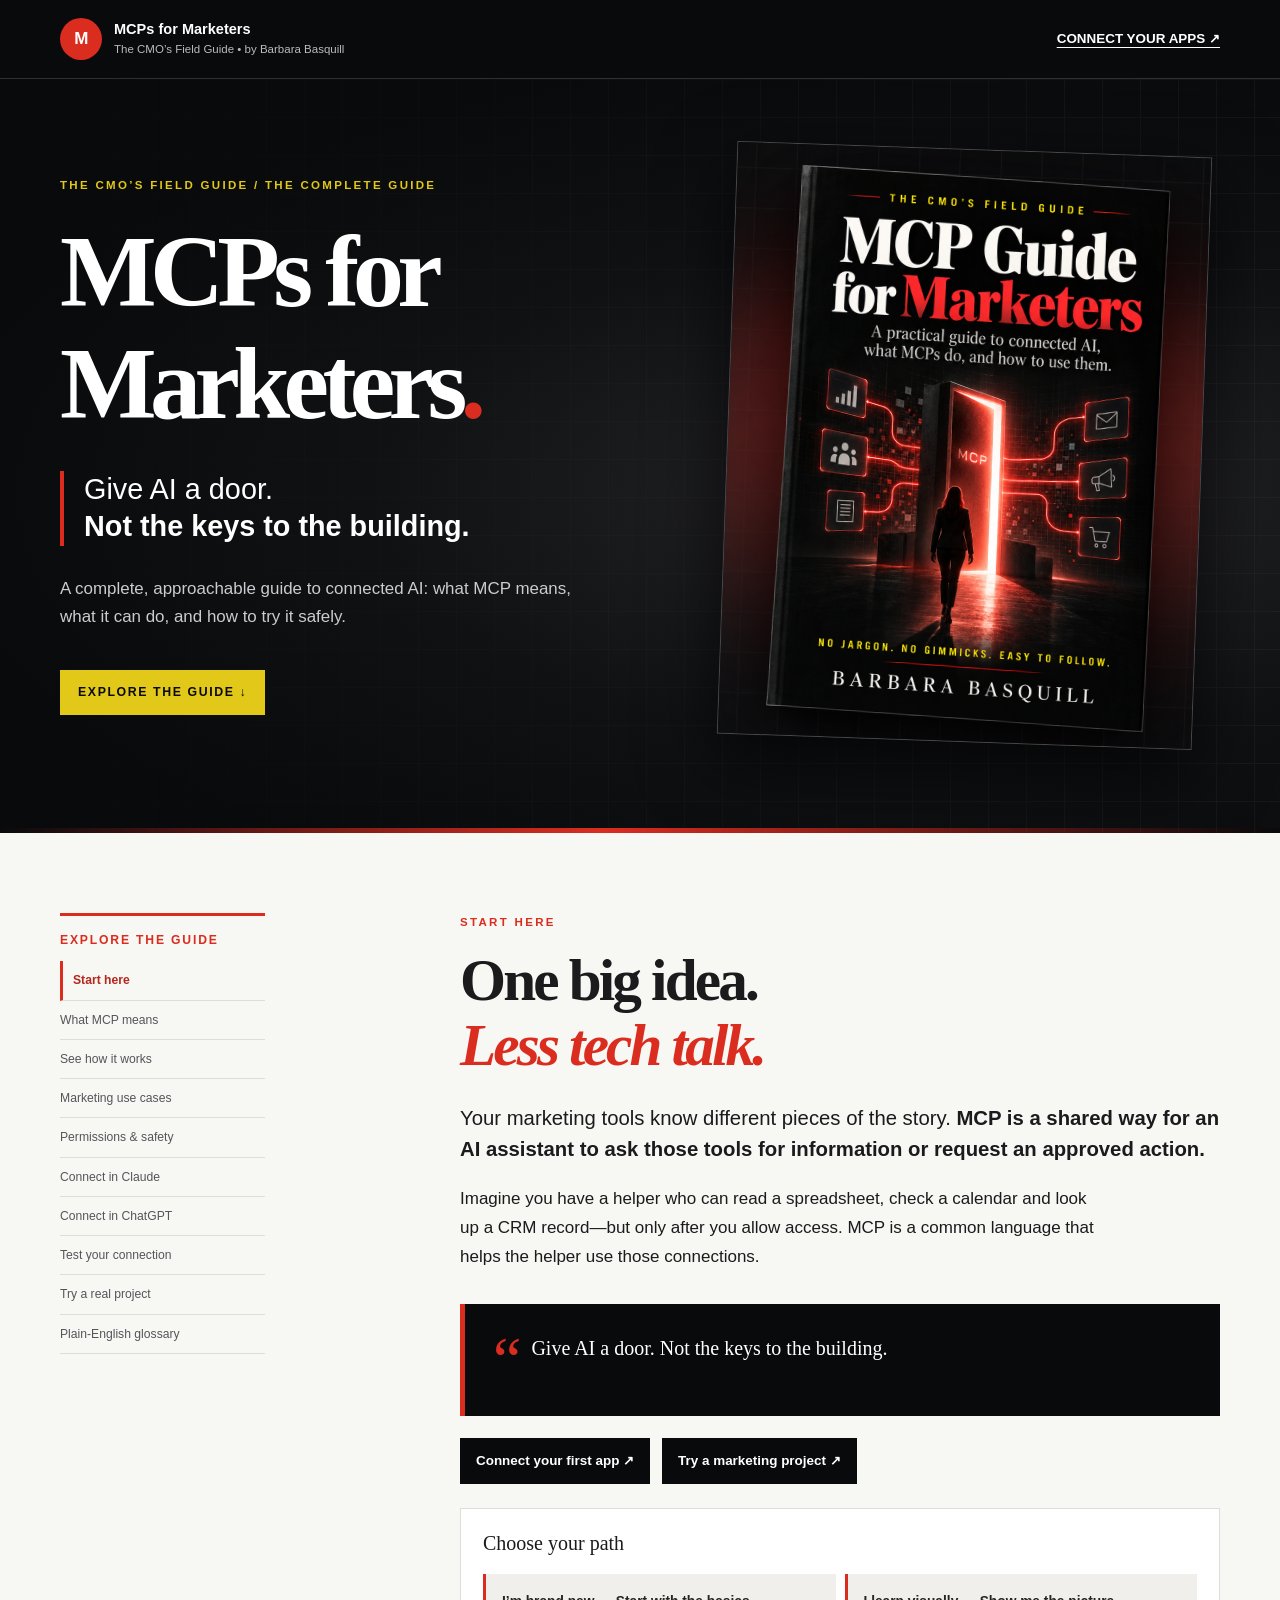
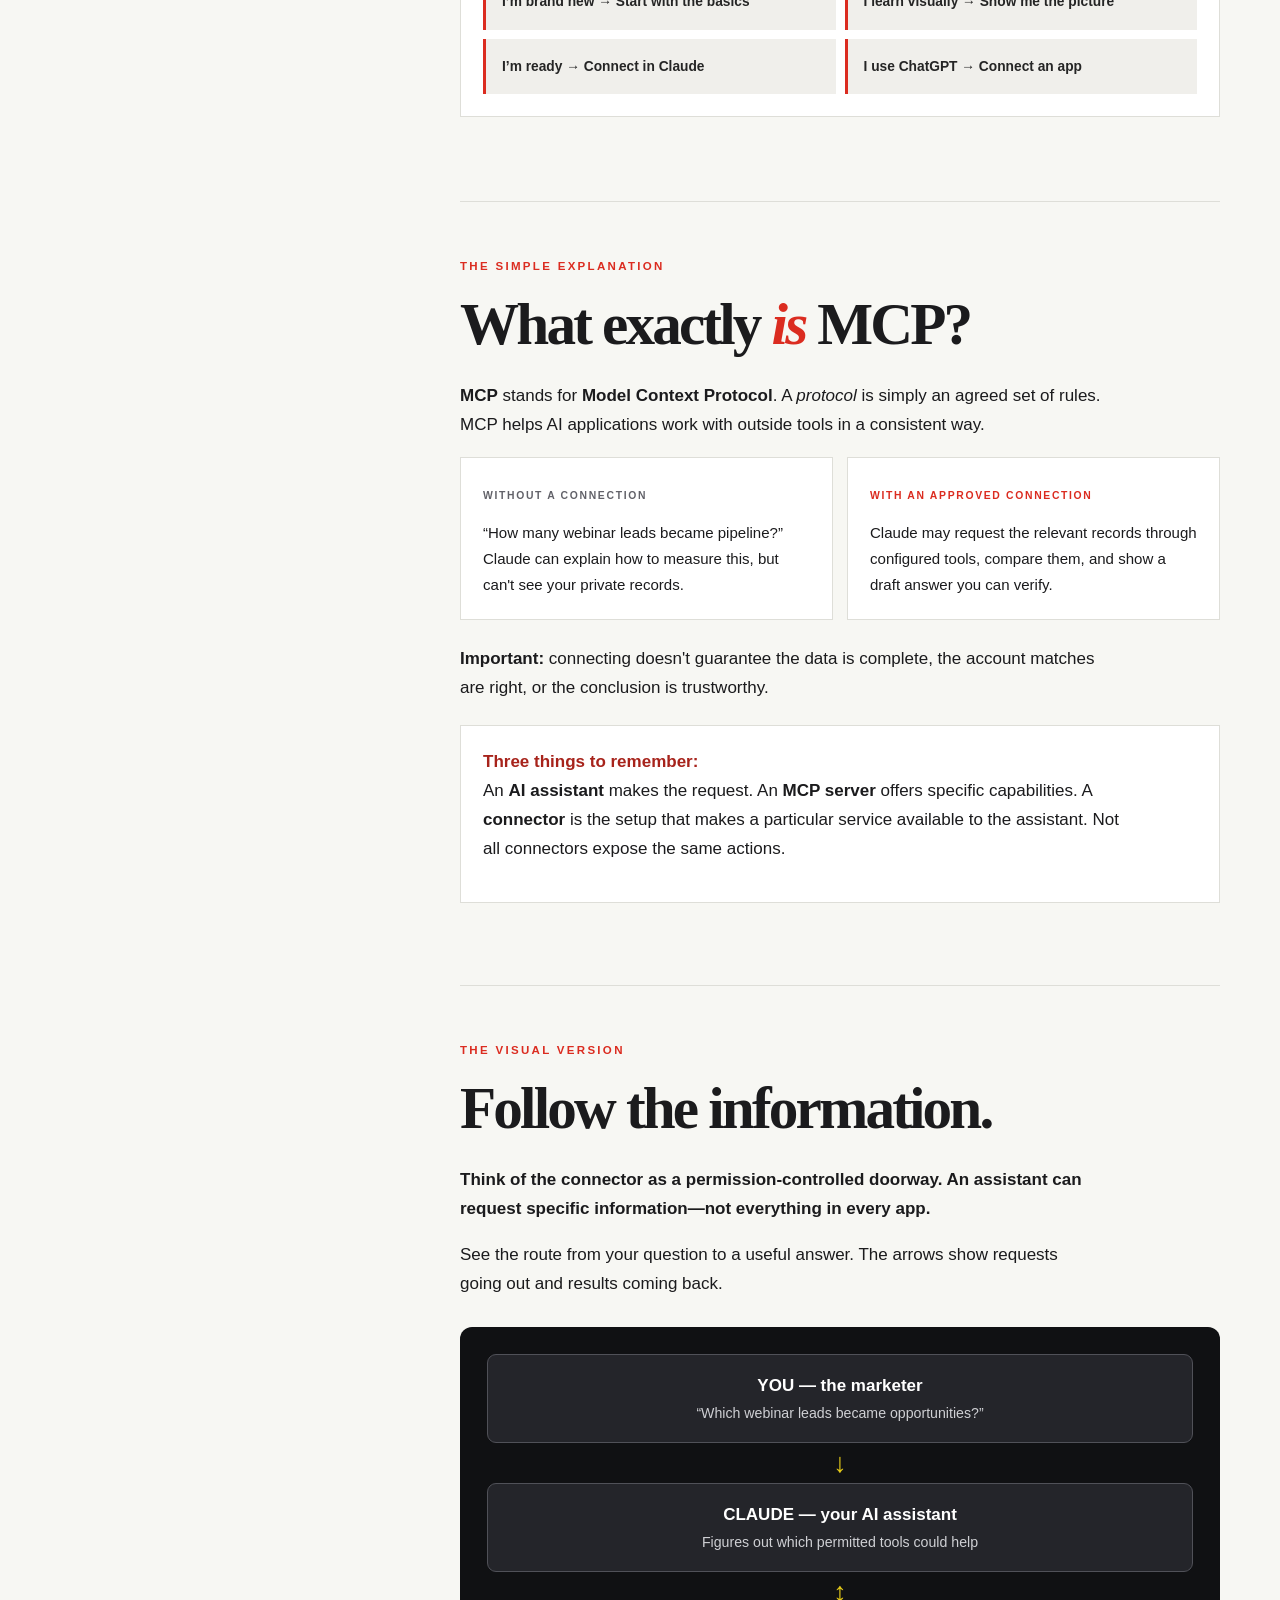
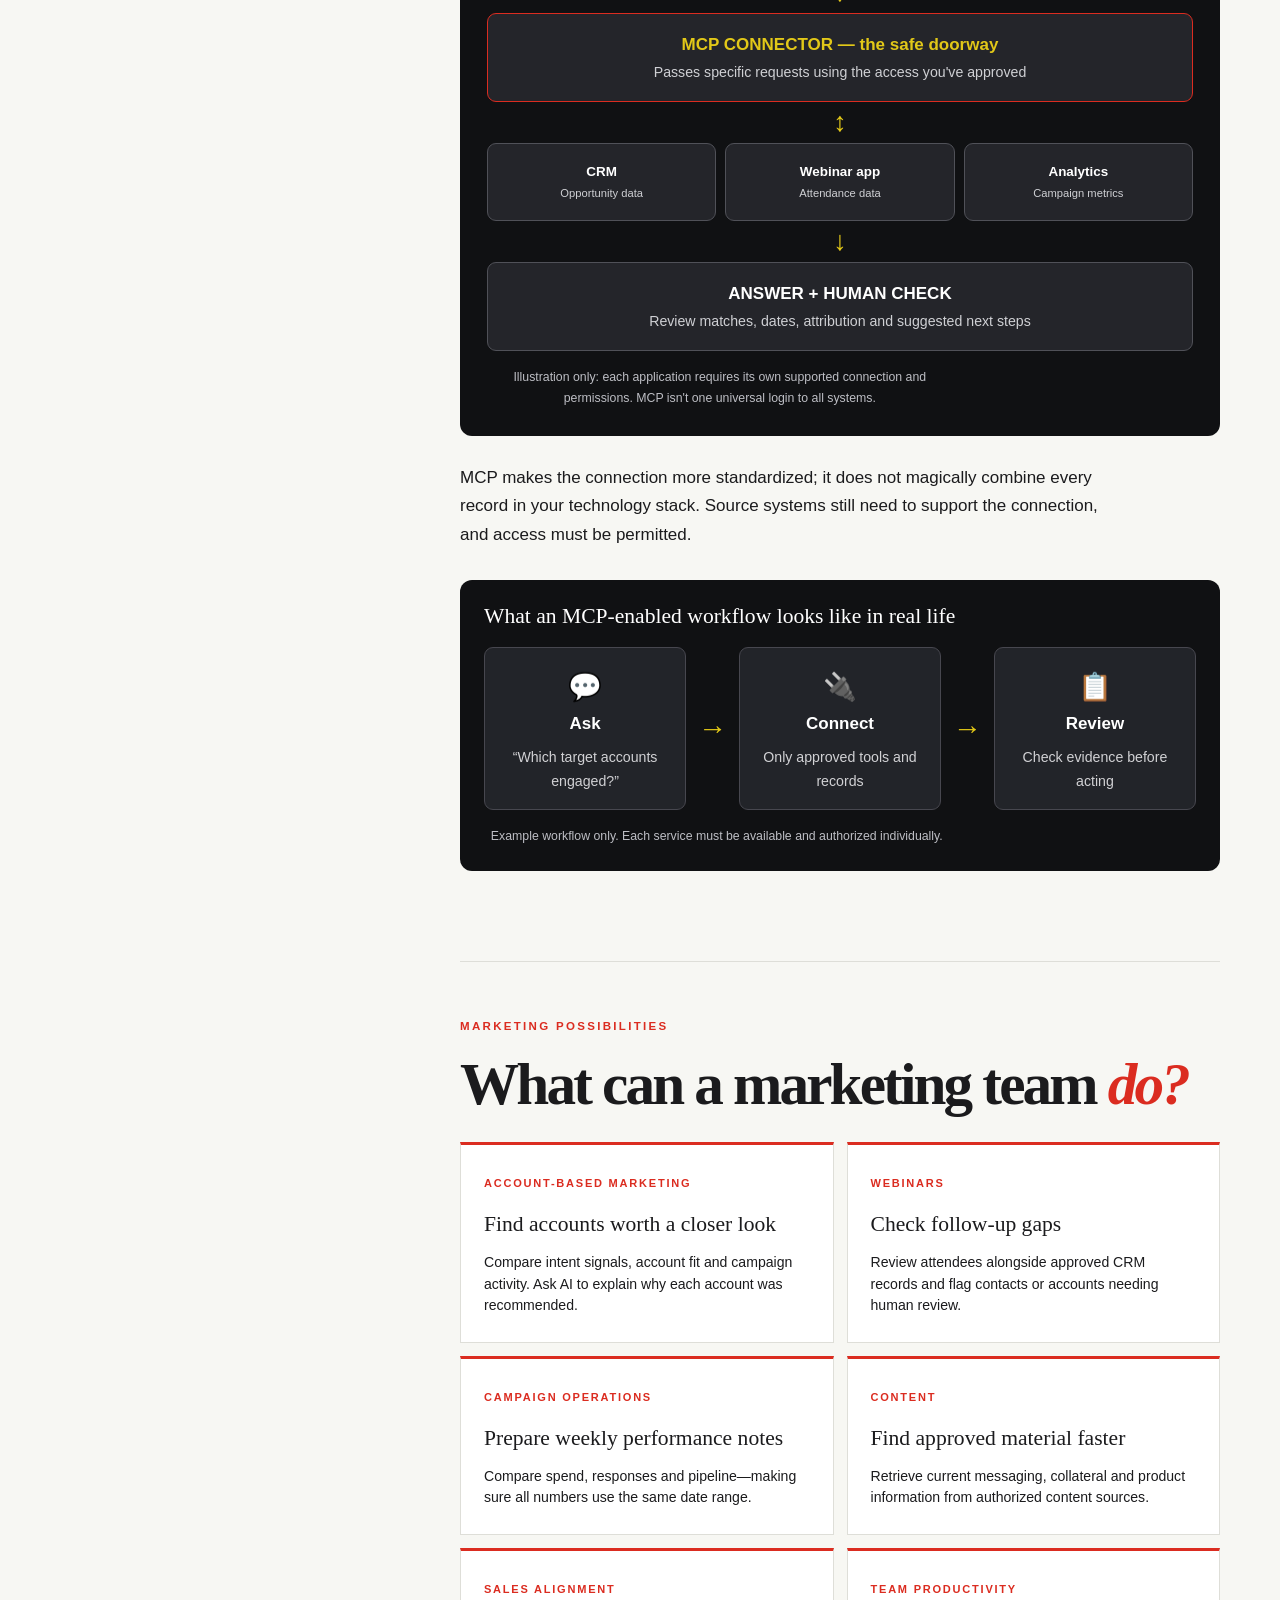
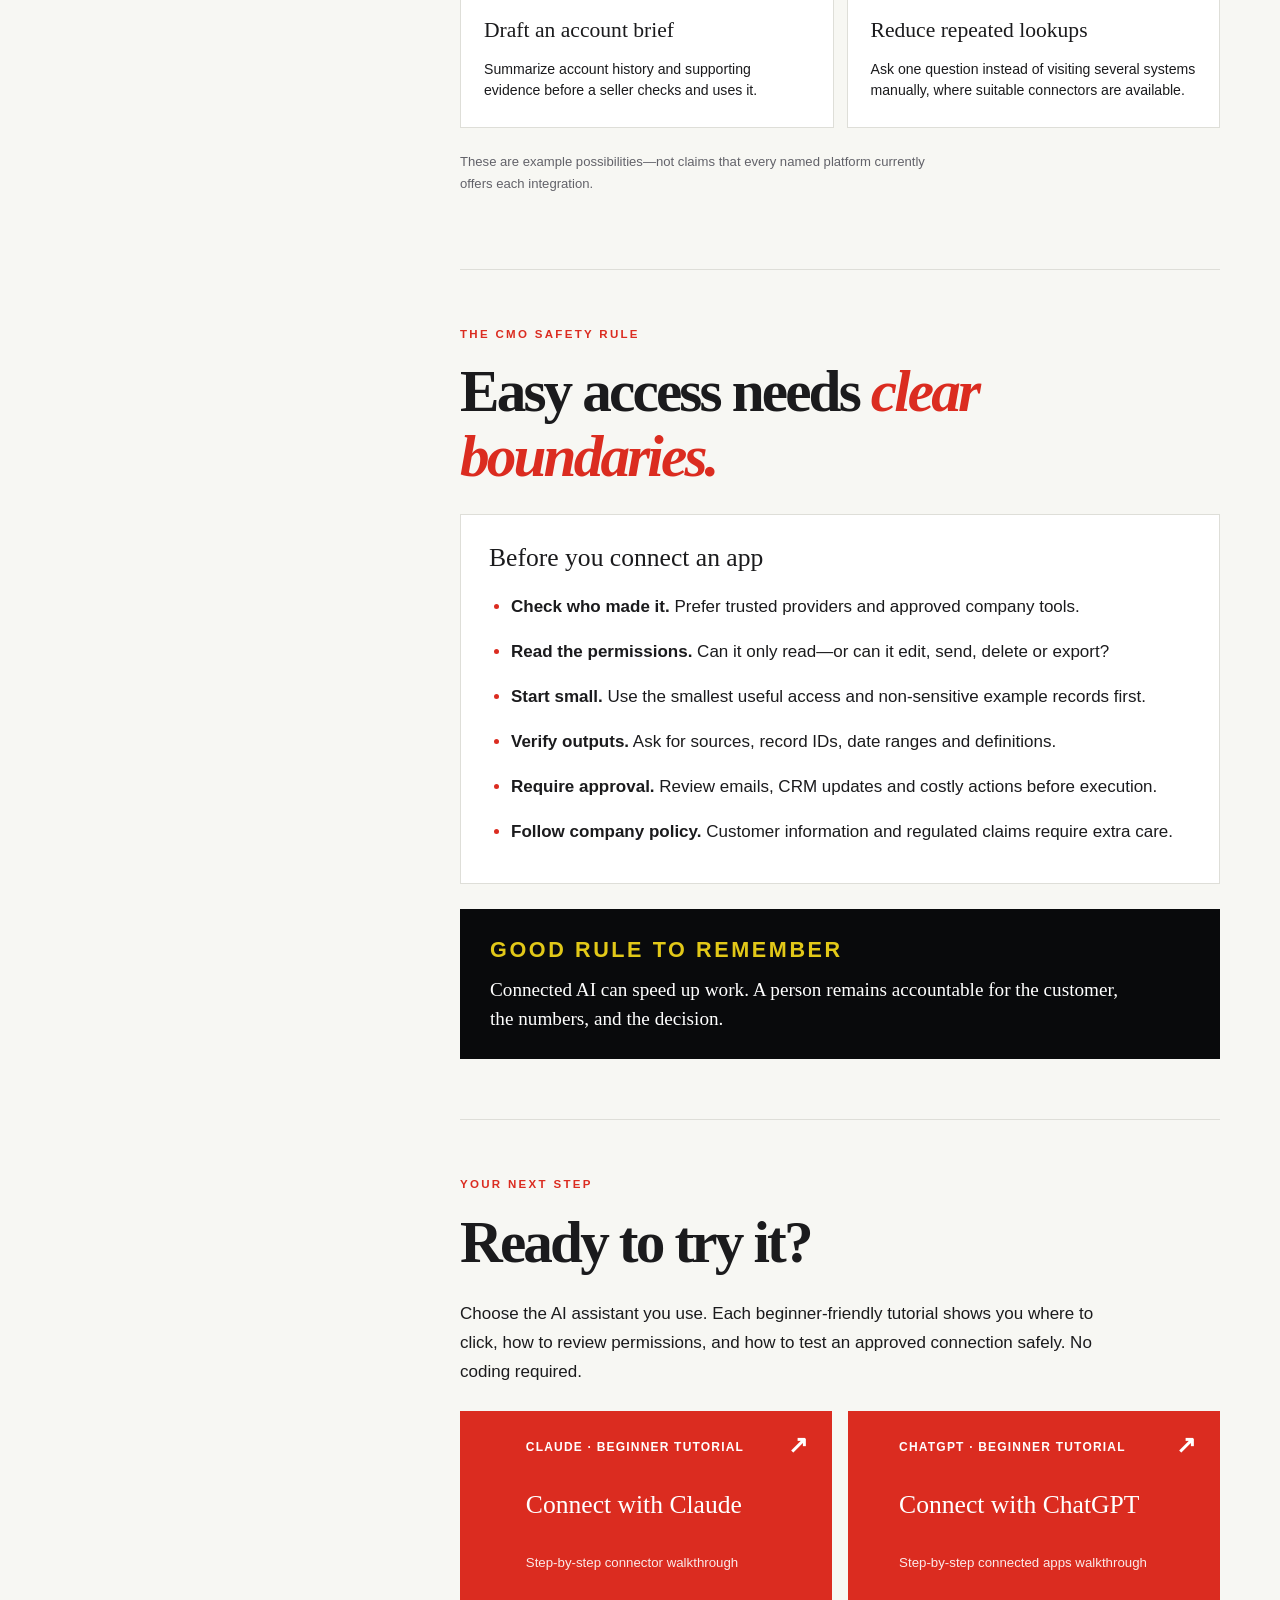
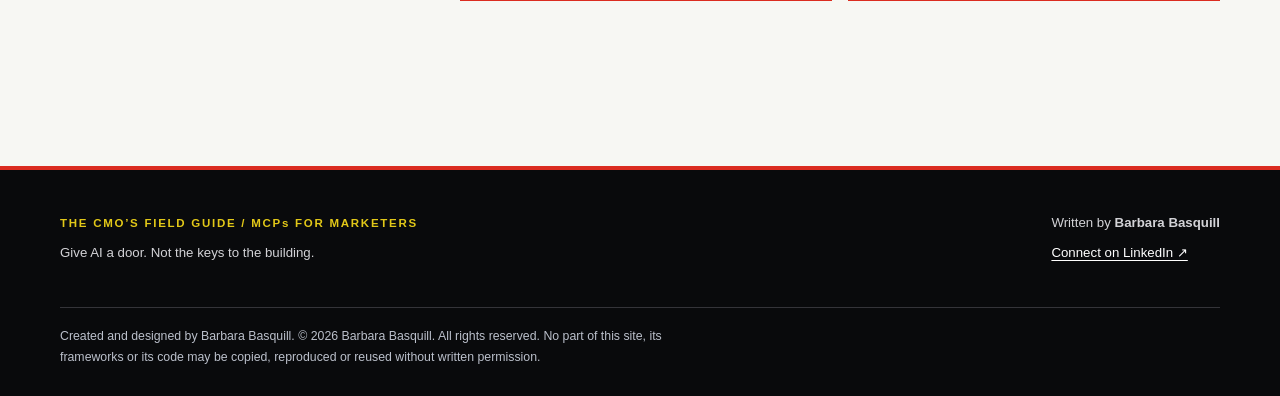
<file: index.html>
<!DOCTYPE html>
<html lang="en"><head><meta charset="utf-8"/><meta content="width=device-width,initial-scale=1" name="viewport"/><meta content="#090a0c" name="theme-color"/><meta content="A complete, plain-English MCP guide for CMOs and marketers: see how connectors work, connect Claude safely, and try practical marketing projects." name="description"/><title>The Complete CMO Field Guide | MCPs for Marketers</title><link href="styles.css" rel="stylesheet"/>
<style>
/* Keep the two tutorial choices aligned without changing global styles. */
.connect-choice-grid .cta{position:relative;display:grid;grid-template-rows:auto 1fr auto;align-items:start;gap:12px;min-height:190px;padding:28px 52px 28px 30px;box-sizing:border-box}
.connect-choice-grid .cta>span:first-child{font-size:.75rem;font-weight:800;letter-spacing:.1em;line-height:1.4}
.connect-choice-grid .cta strong{align-self:center;font-family:Georgia,"Times New Roman",serif;font-size:clamp(1.35rem,2vw,1.65rem);line-height:1.2}
.connect-choice-grid .cta small{align-self:end;line-height:1.4}
.connect-choice-grid .cta .choice-arrow{position:absolute;top:22px;right:24px;font-size:1.5rem;line-height:1;letter-spacing:0}
</style></head><body><a class="skip-link" href="#article">Skip to the guide</a><header class="site-header"><div class="shell header-inner"><a class="brand" href="index.html"><span aria-hidden="true" class="brand-mark">M</span><span><strong>MCPs for Marketers</strong><small>The CMO’s Field Guide • by Barbara Basquill</small></span></a><a class="header-link" href="connect.html">CONNECT YOUR APPS ↗</a></div></header><section class="hero"><div class="shell hero-grid"><div class="hero-copy"><p class="eyebrow">THE CMO’S FIELD GUIDE / THE COMPLETE GUIDE</p><h1>MCPs for<br/><em>Marketers<span class="red">.</span></em></h1><p class="hero-deck">Give AI a door.<br/><strong>Not the keys to the building.</strong></p><p class="hero-sub">A complete, approachable guide to connected AI: what MCP means, what it can do, and how to try it safely.</p><a class="hero-button" href="#article">EXPLORE THE GUIDE ↓</a></div><div aria-hidden="false" class="hero-art homepage-book-art"><img alt="MCP Guide for Marketers book cover, by Barbara Basquill, depicting connected business tools through an illuminated MCP doorway" src="assets/mcp-guide-cover.png"/></div></div><div class="hero-rule"></div></section><main class="shell article-shell" id="article"><aside aria-label="Guide navigation" class="contents"><p>EXPLORE THE GUIDE</p><a aria-current="page" href="index.html">Start here</a><a href="index.html#what">What MCP means</a><a href="index.html#diagram">See how it works</a><a href="index.html#examples">Marketing use cases</a><a href="index.html#safety">Permissions &amp; safety</a><a href="connect-claude.html">Connect in Claude</a><a href="connect-chatgpt.html">Connect in ChatGPT</a><a href="connect-claude.html#test">Test your connection</a><a href="starter-project.html">Try a real project</a><a href="starter-project.html#glossary">Plain-English glossary</a></aside><article class="story"><section class="story-section intro"><p class="section-kicker">START HERE</p><h2>One big idea.<br/><em>Less tech talk.</em></h2><p class="lead">Your marketing tools know different pieces of the story. <strong>MCP is a shared way for an AI assistant to ask those tools for information or request an approved action.</strong></p><p>Imagine you have a helper who can read a spreadsheet, check a calendar and look up a CRM record—but only after you allow access. MCP is a common language that helps the helper use those connections.</p><div class="pullquote"><span>“</span><p>Give AI a door. Not the keys to the building.</p></div><div class="page-links"><a href="connect-claude.html">Connect your first app ↗</a><a href="starter-project.html">Try a marketing project ↗</a></div><div class="quick-map"><strong>Choose your path</strong><div class="quick-cards"><a href="index.html#what">I’m brand new → Start with the basics</a><a href="index.html#diagram">I learn visually → Show me the picture</a><a href="connect-claude.html">I’m ready → Connect in Claude</a><a href="connect-chatgpt.html">I use ChatGPT → Connect an app</a></div></div></section>
<section class="story-section" id="what"><p class="section-kicker">THE SIMPLE EXPLANATION</p><h2>What exactly <em>is</em> MCP?</h2><p><strong>MCP</strong> stands for <strong>Model Context Protocol</strong>. A <em>protocol</em> is simply an agreed set of rules. MCP helps AI applications work with outside tools in a consistent way.</p><div class="compare"><div><span class="tag">WITHOUT A CONNECTION</span><p>“How many webinar leads became pipeline?” Claude can explain how to measure this, but can't see your private records.</p></div><div><span class="tag tag-red">WITH AN APPROVED CONNECTION</span><p>Claude may request the relevant records through configured tools, compare them, and show a draft answer you can verify.</p></div></div><p><strong>Important:</strong> connecting doesn't guarantee the data is complete, the account matches are right, or the conclusion is trustworthy.</p><div class="callout"><strong>Three things to remember:</strong><p>An <b>AI assistant</b> makes the request. An <b>MCP server</b> offers specific capabilities. A <b>connector</b> is the setup that makes a particular service available to the assistant. Not all connectors expose the same actions.</p></div></section>
<section class="story-section" id="diagram"><p class="section-kicker">THE VISUAL VERSION</p><h2>Follow the information.</h2><p class="diagram-explainer">Think of the connector as a permission-controlled doorway. An assistant can request specific information—not everything in every app.</p><p>See the route from your question to a useful answer. The arrows show requests going out and results coming back.</p><figure aria-label="A marketer asks Claude a question. Claude uses an enabled MCP connector to request approved information from separate business apps. The apps return results. Claude prepares an answer, and the marketer checks it." class="flowchart" role="img"><div class="flow-step"><b>YOU — the marketer</b><small>“Which webinar leads became opportunities?”</small></div><div class="flow-arrow">↓</div><div class="flow-step"><b>CLAUDE — your AI assistant</b><small>Figures out which permitted tools could help</small></div><div class="flow-arrow">↕</div><div class="flow-step" style="border-color:#db2c20"><b style="color:#e2c818">MCP CONNECTOR — the safe doorway</b><small>Passes specific requests using the access you've approved</small></div><div class="flow-arrow">↕</div><div class="flow-systems"><div class="flow-step"><b>CRM</b><small>Opportunity data</small></div><div class="flow-step"><b>Webinar app</b><small>Attendance data</small></div><div class="flow-step"><b>Analytics</b><small>Campaign metrics</small></div></div><div class="flow-arrow">↓</div><div class="flow-step"><b>ANSWER + HUMAN CHECK</b><small>Review matches, dates, attribution and suggested next steps</small></div><p class="flow-caption">Illustration only: each application requires its own supported connection and permissions. MCP isn't one universal login to all systems.</p></figure><p>MCP makes the connection more standardized; it does not magically combine every record in your technology stack. Source systems still need to support the connection, and access must be permitted.</p><figure class="mini-diagram"><figcaption>What an MCP-enabled workflow looks like in real life</figcaption><div class="diagram-track"><div class="diagram-node"><span class="node-icon">💬</span><strong>Ask</strong><small>“Which target accounts engaged?”</small></div><span class="diagram-link">→</span><div class="diagram-node"><span class="node-icon">🔌</span><strong>Connect</strong><small>Only approved tools and records</small></div><span class="diagram-link">→</span><div class="diagram-node"><span class="node-icon">📋</span><strong>Review</strong><small>Check evidence before acting</small></div></div><p class="flow-caption">Example workflow only. Each service must be available and authorized individually.</p></figure></section>
<section class="story-section" id="examples"><p class="section-kicker">MARKETING POSSIBILITIES</p><h2>What can a marketing team <em>do?</em></h2><div class="use-cases"><div class="use-case"><span>ACCOUNT-BASED MARKETING</span><h3>Find accounts worth a closer look</h3><p>Compare intent signals, account fit and campaign activity. Ask AI to explain why each account was recommended.</p></div><div class="use-case"><span>WEBINARS</span><h3>Check follow-up gaps</h3><p>Review attendees alongside approved CRM records and flag contacts or accounts needing human review.</p></div><div class="use-case"><span>CAMPAIGN OPERATIONS</span><h3>Prepare weekly performance notes</h3><p>Compare spend, responses and pipeline—making sure all numbers use the same date range.</p></div><div class="use-case"><span>CONTENT</span><h3>Find approved material faster</h3><p>Retrieve current messaging, collateral and product information from authorized content sources.</p></div><div class="use-case"><span>SALES ALIGNMENT</span><h3>Draft an account brief</h3><p>Summarize account history and supporting evidence before a seller checks and uses it.</p></div><div class="use-case"><span>TEAM PRODUCTIVITY</span><h3>Reduce repeated lookups</h3><p>Ask one question instead of visiting several systems manually, where suitable connectors are available.</p></div></div><p class="fine-print">These are example possibilities—not claims that every named platform currently offers each integration.</p></section>
<section class="story-section" id="safety"><p class="section-kicker">THE CMO SAFETY RULE</p><h2>Easy access needs <em>clear boundaries.</em></h2><div class="checklist"><h3>Before you connect an app</h3><ul><li><strong>Check who made it.</strong> Prefer trusted providers and approved company tools.</li><li><strong>Read the permissions.</strong> Can it only read—or can it edit, send, delete or export?</li><li><strong>Start small.</strong> Use the smallest useful access and non-sensitive example records first.</li><li><strong>Verify outputs.</strong> Ask for sources, record IDs, date ranges and definitions.</li><li><strong>Require approval.</strong> Review emails, CRM updates and costly actions before execution.</li><li><strong>Follow company policy.</strong> Customer information and regulated claims require extra care.</li></ul></div><div class="rule"><span class="rule-heading">GOOD RULE TO REMEMBER</span><p>Connected AI can speed up work. A person remains accountable for the customer, the numbers, and the decision.</p></div></section>
<section class="story-section last"><p class="section-kicker">YOUR NEXT STEP</p><h2>Ready to try it?</h2><p>Choose the AI assistant you use. Each beginner-friendly tutorial shows you where to click, how to review permissions, and how to test an approved connection safely. No coding required.</p><div aria-label="Choose your connection tutorial" class="connect-choice-grid"><a class="cta" href="connect-claude.html"><span>CLAUDE · BEGINNER TUTORIAL</span><strong>Connect with Claude</strong><small>Step-by-step connector walkthrough</small><span class="choice-arrow" aria-hidden="true">↗</span></a><a class="cta" href="connect-chatgpt.html"><span>CHATGPT · BEGINNER TUTORIAL</span><strong>Connect with ChatGPT</strong><small>Step-by-step connected apps walkthrough</small><span class="choice-arrow" aria-hidden="true">↗</span></a></div></section></article></main><footer><div class="shell footer-inner"><div class="footer-project"><span>THE CMO’S FIELD GUIDE / MCPs FOR MARKETERS</span><p>Give AI a door. Not the keys to the building.</p></div><div class="footer-author"><p>Written by <strong>Barbara Basquill</strong></p><a href="https://www.linkedin.com/in/enterprisemarketing/" rel="noopener noreferrer" target="_blank">Connect on LinkedIn ↗</a></div></div><div class="shell footer-copyright"><p>Created and designed by Barbara Basquill. © 2026 Barbara Basquill. All rights reserved. No part of this site, its frameworks or its code may be copied, reproduced or reused without written permission.</p></div></footer><script defer="True" src="guide.js"></script></body></html>
</file>
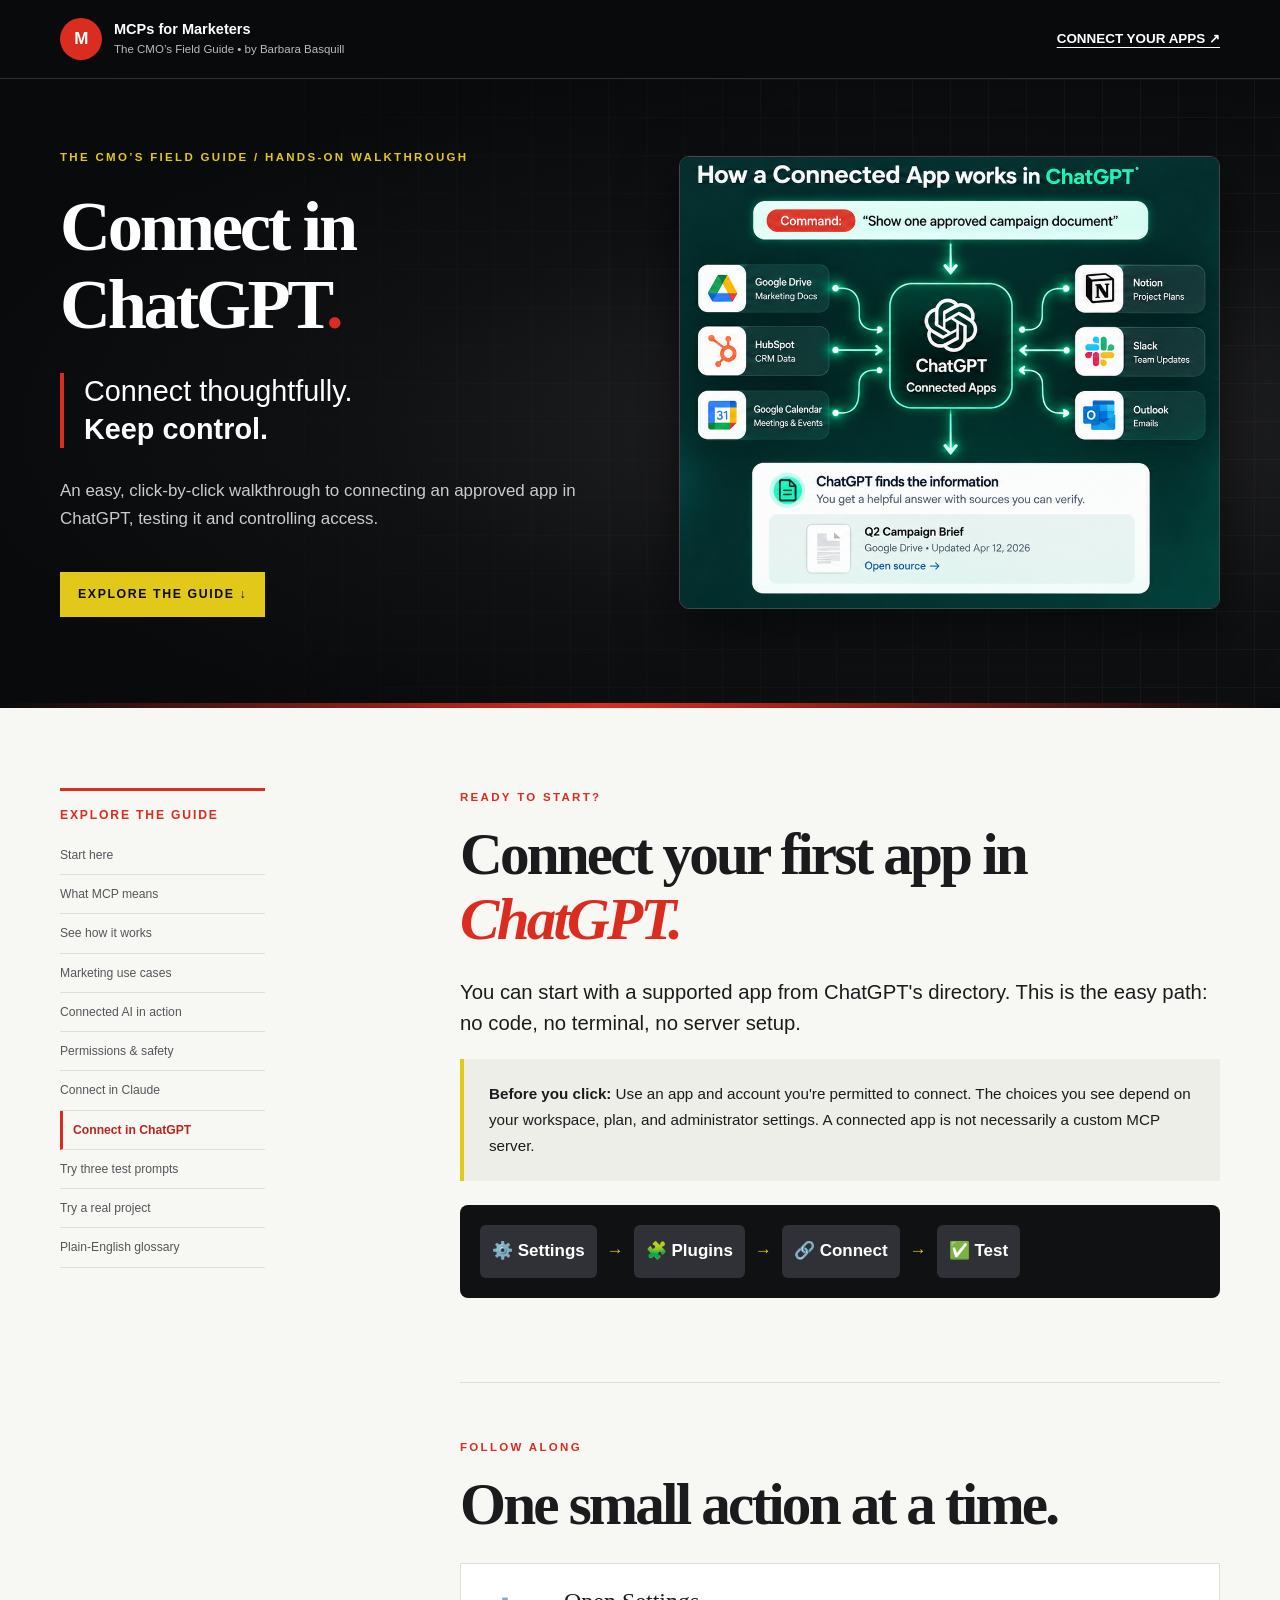
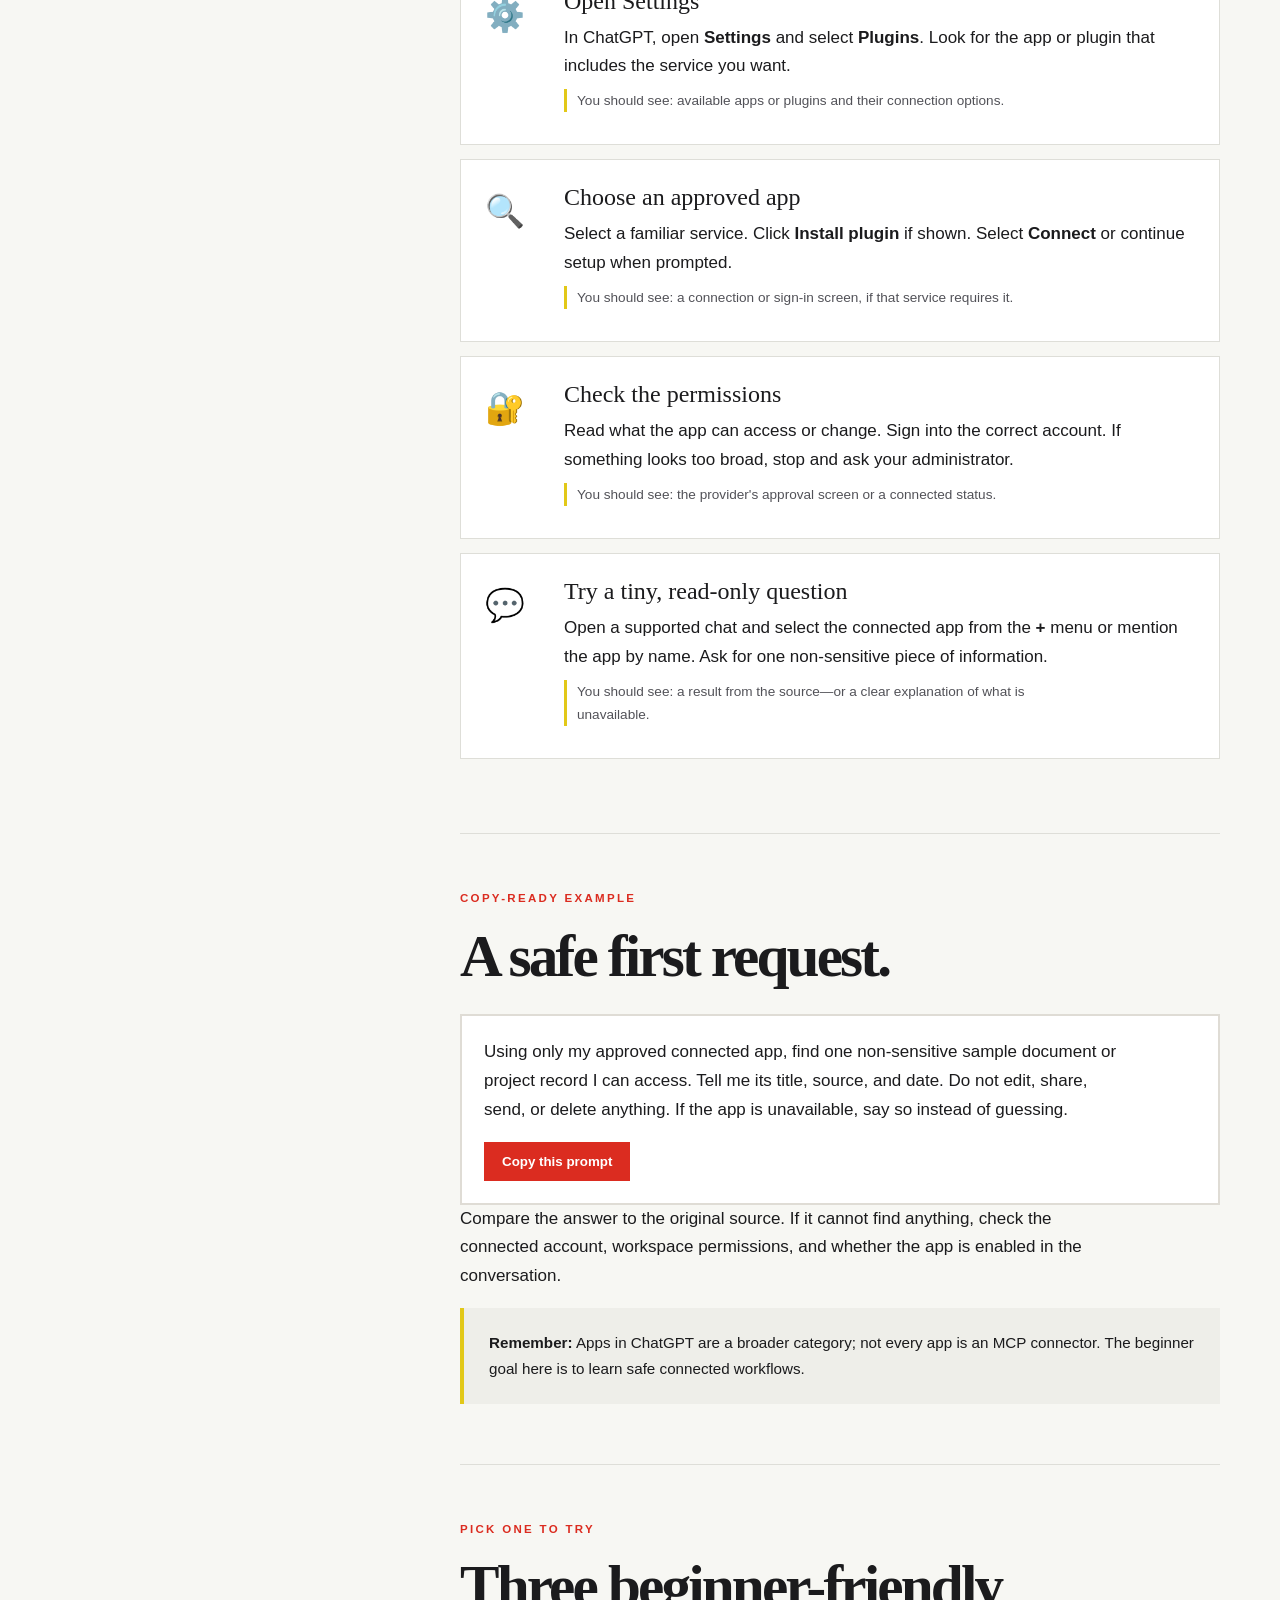
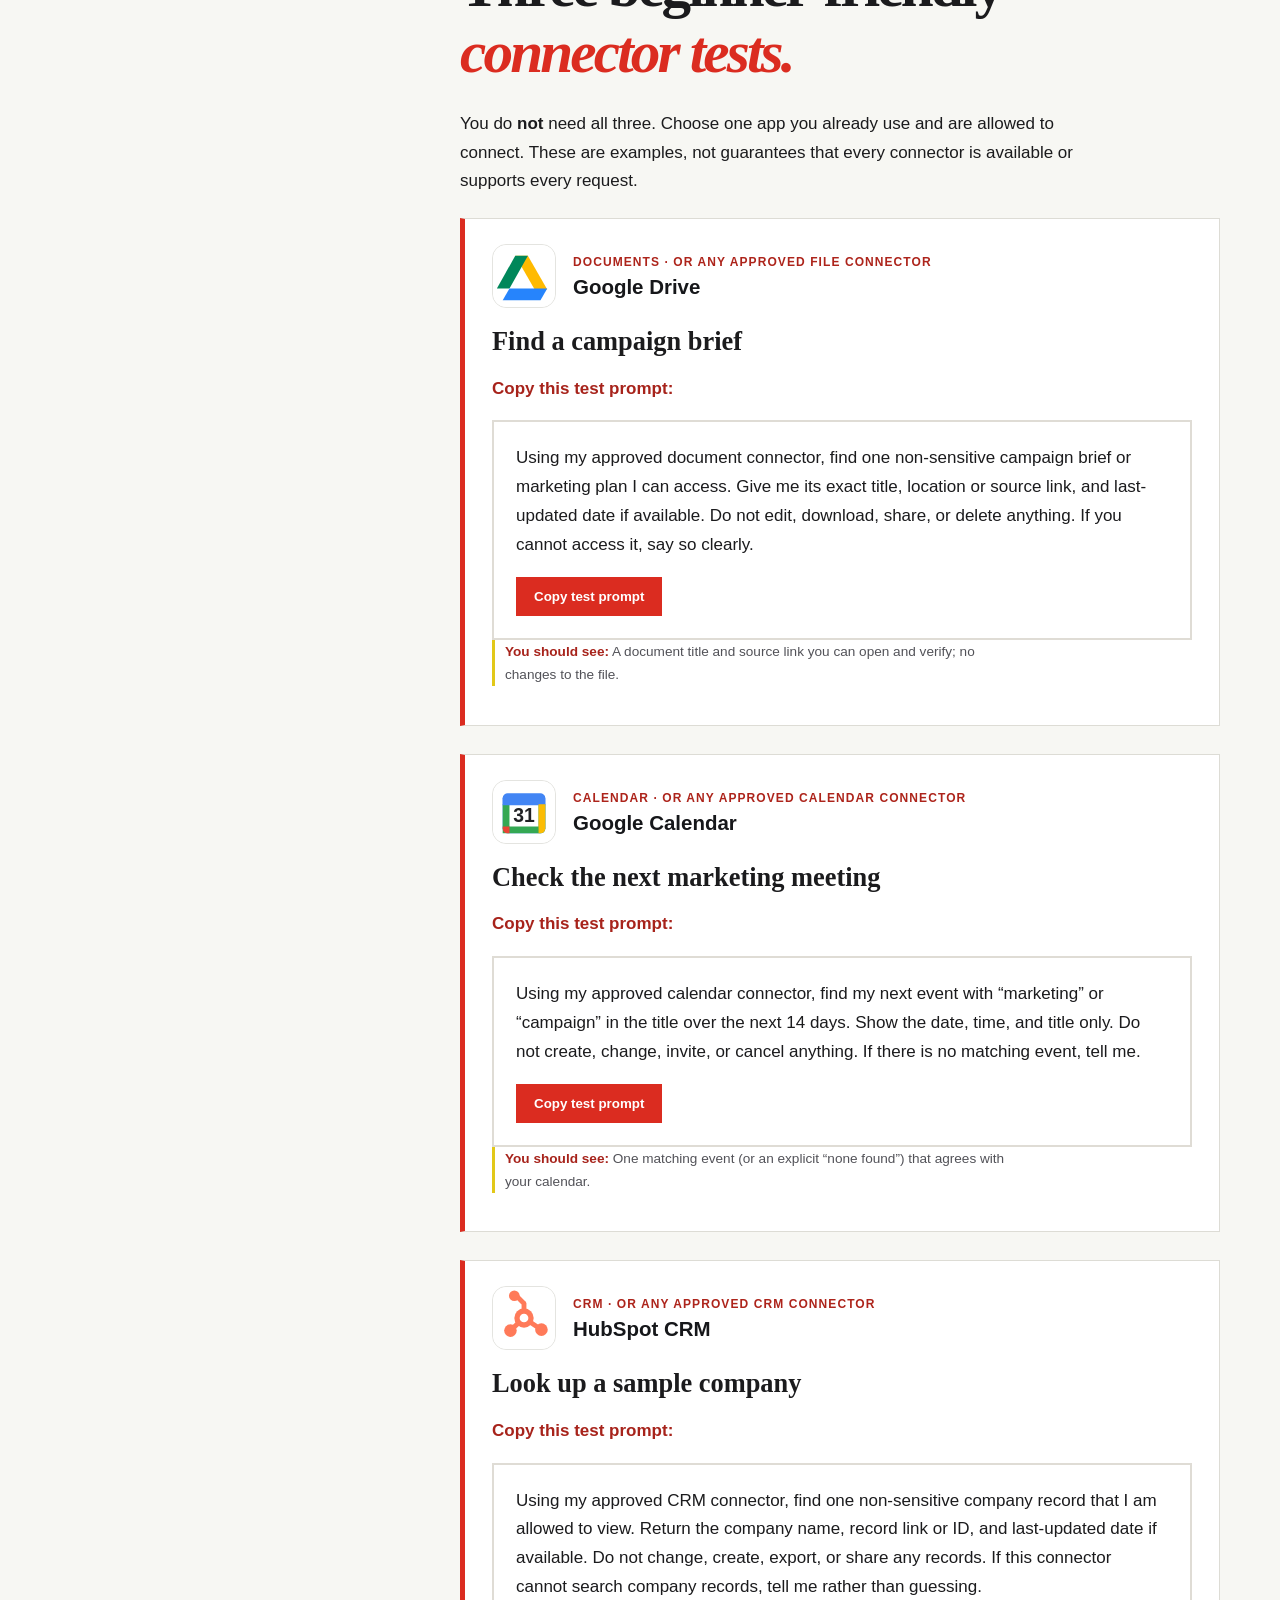
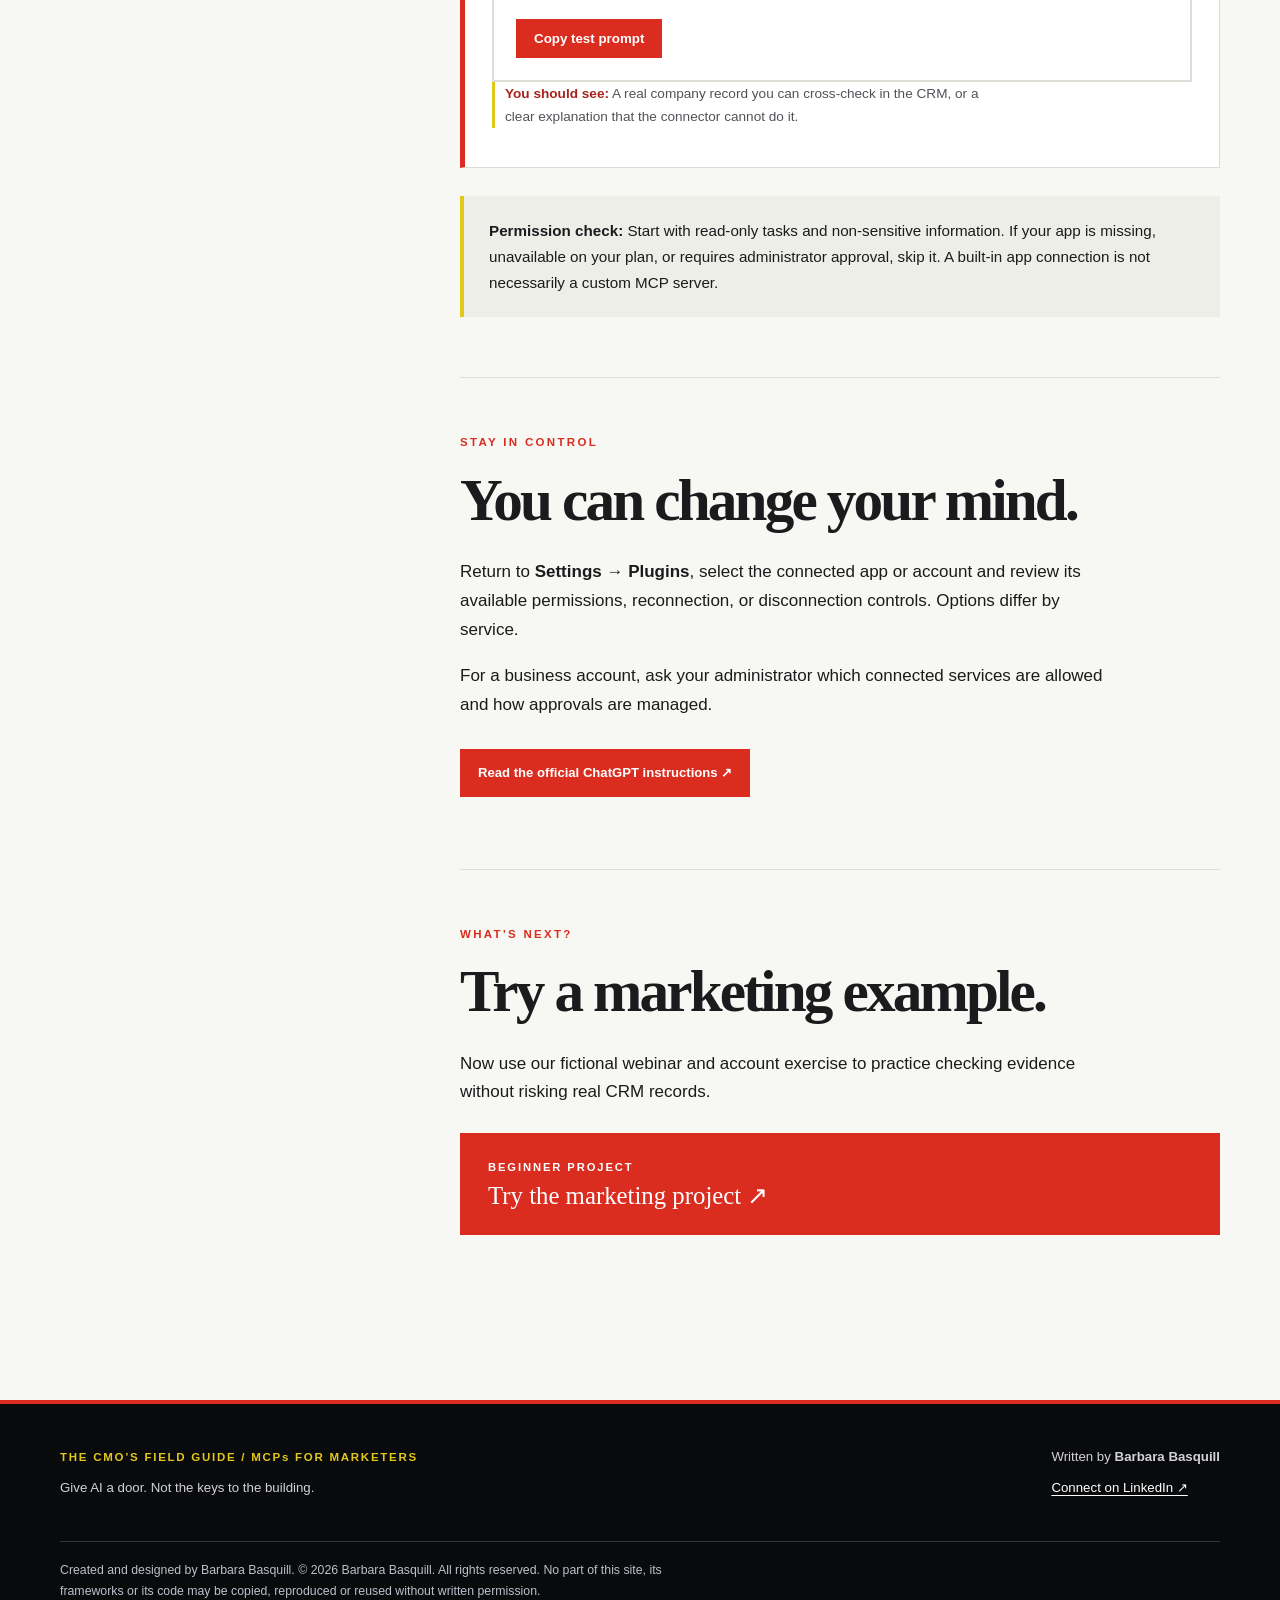
<file: connect-chatgpt.html>
<!DOCTYPE html>

<html lang="en"><head><meta charset="utf-8"/><meta content="width=device-width,initial-scale=1" name="viewport"/><meta content="#090a0c" name="theme-color"/><meta content="A complete, plain-English MCP guide for CMOs and marketers: see how connectors work, connect Claude safely, and try practical marketing projects." name="description"/><title>Connect an App in ChatGPT | MCPs for Marketers</title><link href="styles.css" rel="stylesheet"/></head><body><a class="skip-link" href="#article">Skip to the guide</a><header class="site-header"><div class="shell header-inner"><a class="brand" href="index.html"><span aria-hidden="true" class="brand-mark">M</span><span><strong>MCPs for Marketers</strong><small>The CMO’s Field Guide • by Barbara Basquill</small></span></a><a class="header-link" href="connect.html">CONNECT YOUR APPS ↗</a></div></header><section class="hero"><div class="shell hero-grid"><div class="hero-copy"><p class="eyebrow">THE CMO’S FIELD GUIDE / HANDS-ON WALKTHROUGH</p><h1>Connect in<br/><em>ChatGPT<span class="red">.</span></em></h1><p class="hero-deck">Connect thoughtfully.<br/><strong>Keep control.</strong></p><p class="hero-sub">An easy, click-by-click walkthrough to connecting an approved app in ChatGPT, testing it and controlling access.</p><a class="hero-button" href="#article">EXPLORE THE GUIDE ↓</a></div><div aria-hidden="false" class="hero-art workflow-art"><img alt="Simple visual workflow showing ChatGPT connecting to approved apps such as CRM, calendar, documents, webinar, and analytics" src="assets/chatgpt-workflow.png"/></div></div><div class="hero-rule"></div></section><main class="shell article-shell" id="article"><aside aria-label="Guide navigation" class="contents"><p>EXPLORE THE GUIDE</p><a href="index.html">Start here</a><a href="index.html#what">What MCP means</a><a href="index.html#diagram">See how it works</a><a href="index.html#examples">Marketing use cases</a><a href="connected-ai-in-action.html">Connected AI in action</a><a href="index.html#safety">Permissions &amp; safety</a><a href="connect-claude.html">Connect in Claude</a><a aria-current="page" href="connect-chatgpt.html">Connect in ChatGPT</a><a href="connect-chatgpt.html#connector-examples">Try three test prompts</a><a href="starter-project.html">Try a real project</a><a href="starter-project.html#glossary">Plain-English glossary</a></aside><article class="story">
<section class="story-section intro"><p class="section-kicker">READY TO START?</p><h2>Connect your first app in <em>ChatGPT.</em></h2><p class="lead">You can start with a supported app from ChatGPT's directory. This is the easy path: no code, no terminal, no server setup.</p><div class="note"><strong>Before you click:</strong> Use an app and account you're permitted to connect. The choices you see depend on your workspace, plan, and administrator settings. A connected app is not necessarily a custom MCP server.</div><div class="interface-map"><div>⚙️ <strong>Settings</strong></div><span>→</span><div>🧩 <strong>Plugins</strong></div><span>→</span><div>🔗 <strong>Connect</strong></div><span>→</span><div>✅ <strong>Test</strong></div></div></section>
<section class="story-section" id="chatgpt-steps"><p class="section-kicker">FOLLOW ALONG</p><h2>One small action at a time.</h2><div class="action-steps"><article><div class="action-icon">⚙️</div><div><h3>Open Settings</h3><p>In ChatGPT, open <strong>Settings</strong> and select <strong>Plugins</strong>. Look for the app or plugin that includes the service you want.</p><p class="expected">You should see: available apps or plugins and their connection options.</p></div></article><article><div class="action-icon">🔍</div><div><h3>Choose an approved app</h3><p>Select a familiar service. Click <strong>Install plugin</strong> if shown. Select <strong>Connect</strong> or continue setup when prompted.</p><p class="expected">You should see: a connection or sign-in screen, if that service requires it.</p></div></article><article><div class="action-icon">🔐</div><div><h3>Check the permissions</h3><p>Read what the app can access or change. Sign into the correct account. If something looks too broad, stop and ask your administrator.</p><p class="expected">You should see: the provider's approval screen or a connected status.</p></div></article><article><div class="action-icon">💬</div><div><h3>Try a tiny, read-only question</h3><p>Open a supported chat and select the connected app from the <strong>+</strong> menu or mention the app by name. Ask for one non-sensitive piece of information.</p><p class="expected">You should see: a result from the source—or a clear explanation of what is unavailable.</p></div></article></div></section>
<section class="story-section" id="chatgpt-test"><p class="section-kicker">COPY-READY EXAMPLE</p><h2>A safe first request.</h2><div class="prompt-card"><p id="gptPrompt">Using only my approved connected app, find one non-sensitive sample document or project record I can access. Tell me its title, source, and date. Do not edit, share, send, or delete anything. If the app is unavailable, say so instead of guessing.</p><button class="copy-button" data-copy="gptPrompt" type="button">Copy this prompt</button></div><p>Compare the answer to the original source. If it cannot find anything, check the connected account, workspace permissions, and whether the app is enabled in the conversation.</p><div class="note"><strong>Remember:</strong> Apps in ChatGPT are a broader category; not every app is an MCP connector. The beginner goal here is to learn safe connected workflows.</div></section>
<section class="story-section" id="connector-examples"><p class="section-kicker">PICK ONE TO TRY</p><h2>Three beginner-friendly <em>connector tests.</em></h2><p>You do <strong>not</strong> need all three. Choose one app you already use and are allowed to connect. These are examples, not guarantees that every connector is available or supports every request.</p>
<div class="callout"><div class="connector-heading"><img alt="Google Drive icon" height="60" loading="lazy" src="assets/google-drive-icon.svg" width="60"/><div class="connector-heading-copy"><p class="connector-kind">DOCUMENTS · OR ANY APPROVED FILE CONNECTOR</p><p class="connector-name">Google Drive</p></div></div><h3>Find a campaign brief</h3><p><strong>Copy this test prompt:</strong></p><div class="prompt-card"><p id="gptExample1">Using my approved document connector, find one non-sensitive campaign brief or marketing plan I can access. Give me its exact title, location or source link, and last-updated date if available. Do not edit, download, share, or delete anything. If you cannot access it, say so clearly.</p><button class="copy-button" data-copy="gptExample1" type="button">Copy test prompt</button></div><p class="expected"><strong>You should see:</strong> A document title and source link you can open and verify; no changes to the file.</p></div>
<div class="callout"><div class="connector-heading"><img alt="Google Calendar icon" height="60" loading="lazy" src="assets/google-calendar-icon.svg" width="60"/><div class="connector-heading-copy"><p class="connector-kind">CALENDAR · OR ANY APPROVED CALENDAR CONNECTOR</p><p class="connector-name">Google Calendar</p></div></div><h3>Check the next marketing meeting</h3><p><strong>Copy this test prompt:</strong></p><div class="prompt-card"><p id="gptExample2">Using my approved calendar connector, find my next event with “marketing” or “campaign” in the title over the next 14 days. Show the date, time, and title only. Do not create, change, invite, or cancel anything. If there is no matching event, tell me.</p><button class="copy-button" data-copy="gptExample2" type="button">Copy test prompt</button></div><p class="expected"><strong>You should see:</strong> One matching event (or an explicit “none found”) that agrees with your calendar.</p></div>
<div class="callout"><div class="connector-heading"><img alt="HubSpot CRM icon" height="60" loading="lazy" src="assets/hubspot-icon.svg" width="60"/><div class="connector-heading-copy"><p class="connector-kind">CRM · OR ANY APPROVED CRM CONNECTOR</p><p class="connector-name">HubSpot CRM</p></div></div><h3>Look up a sample company</h3><p><strong>Copy this test prompt:</strong></p><div class="prompt-card"><p id="gptExample3">Using my approved CRM connector, find one non-sensitive company record that I am allowed to view. Return the company name, record link or ID, and last-updated date if available. Do not change, create, export, or share any records. If this connector cannot search company records, tell me rather than guessing.</p><button class="copy-button" data-copy="gptExample3" type="button">Copy test prompt</button></div><p class="expected"><strong>You should see:</strong> A real company record you can cross-check in the CRM, or a clear explanation that the connector cannot do it.</p></div>
<div class="note"><strong>Permission check:</strong> Start with read-only tasks and non-sensitive information. If your app is missing, unavailable on your plan, or requires administrator approval, skip it. A built-in app connection is not necessarily a custom MCP server.</div></section>
<section class="story-section" id="chatgpt-control"><p class="section-kicker">STAY IN CONTROL</p><h2>You can change your mind.</h2><p>Return to <strong>Settings → Plugins</strong>, select the connected app or account and review its available permissions, reconnection, or disconnection controls. Options differ by service.</p><p>For a business account, ask your administrator which connected services are allowed and how approvals are managed.</p><a class="action-link" href="https://help.openai.com/en/articles/11487775-connected-apps-in-chatgpt" rel="noopener" target="_blank">Read the official ChatGPT instructions ↗</a></section>
<section class="story-section last"><p class="section-kicker">WHAT'S NEXT?</p><h2>Try a marketing example.</h2><p>Now use our fictional webinar and account exercise to practice checking evidence without risking real CRM records.</p><a class="cta" href="starter-project.html"><span>BEGINNER PROJECT</span><strong>Try the marketing project ↗</strong></a></section></article></main><footer><div class="shell footer-inner"><div class="footer-project"><span>THE CMO’S FIELD GUIDE / MCPs FOR MARKETERS</span><p>Give AI a door. Not the keys to the building.</p></div><div class="footer-author"><p>Written by <strong>Barbara Basquill</strong></p><a href="https://www.linkedin.com/in/enterprisemarketing/" rel="noopener noreferrer" target="_blank">Connect on LinkedIn ↗</a></div></div><div class="shell footer-copyright"><p>Created and designed by Barbara Basquill. © 2026 Barbara Basquill. All rights reserved. No part of this site, its frameworks or its code may be copied, reproduced or reused without written permission.</p></div></footer><script defer="True" src="guide.js"></script></body></html>
</file>
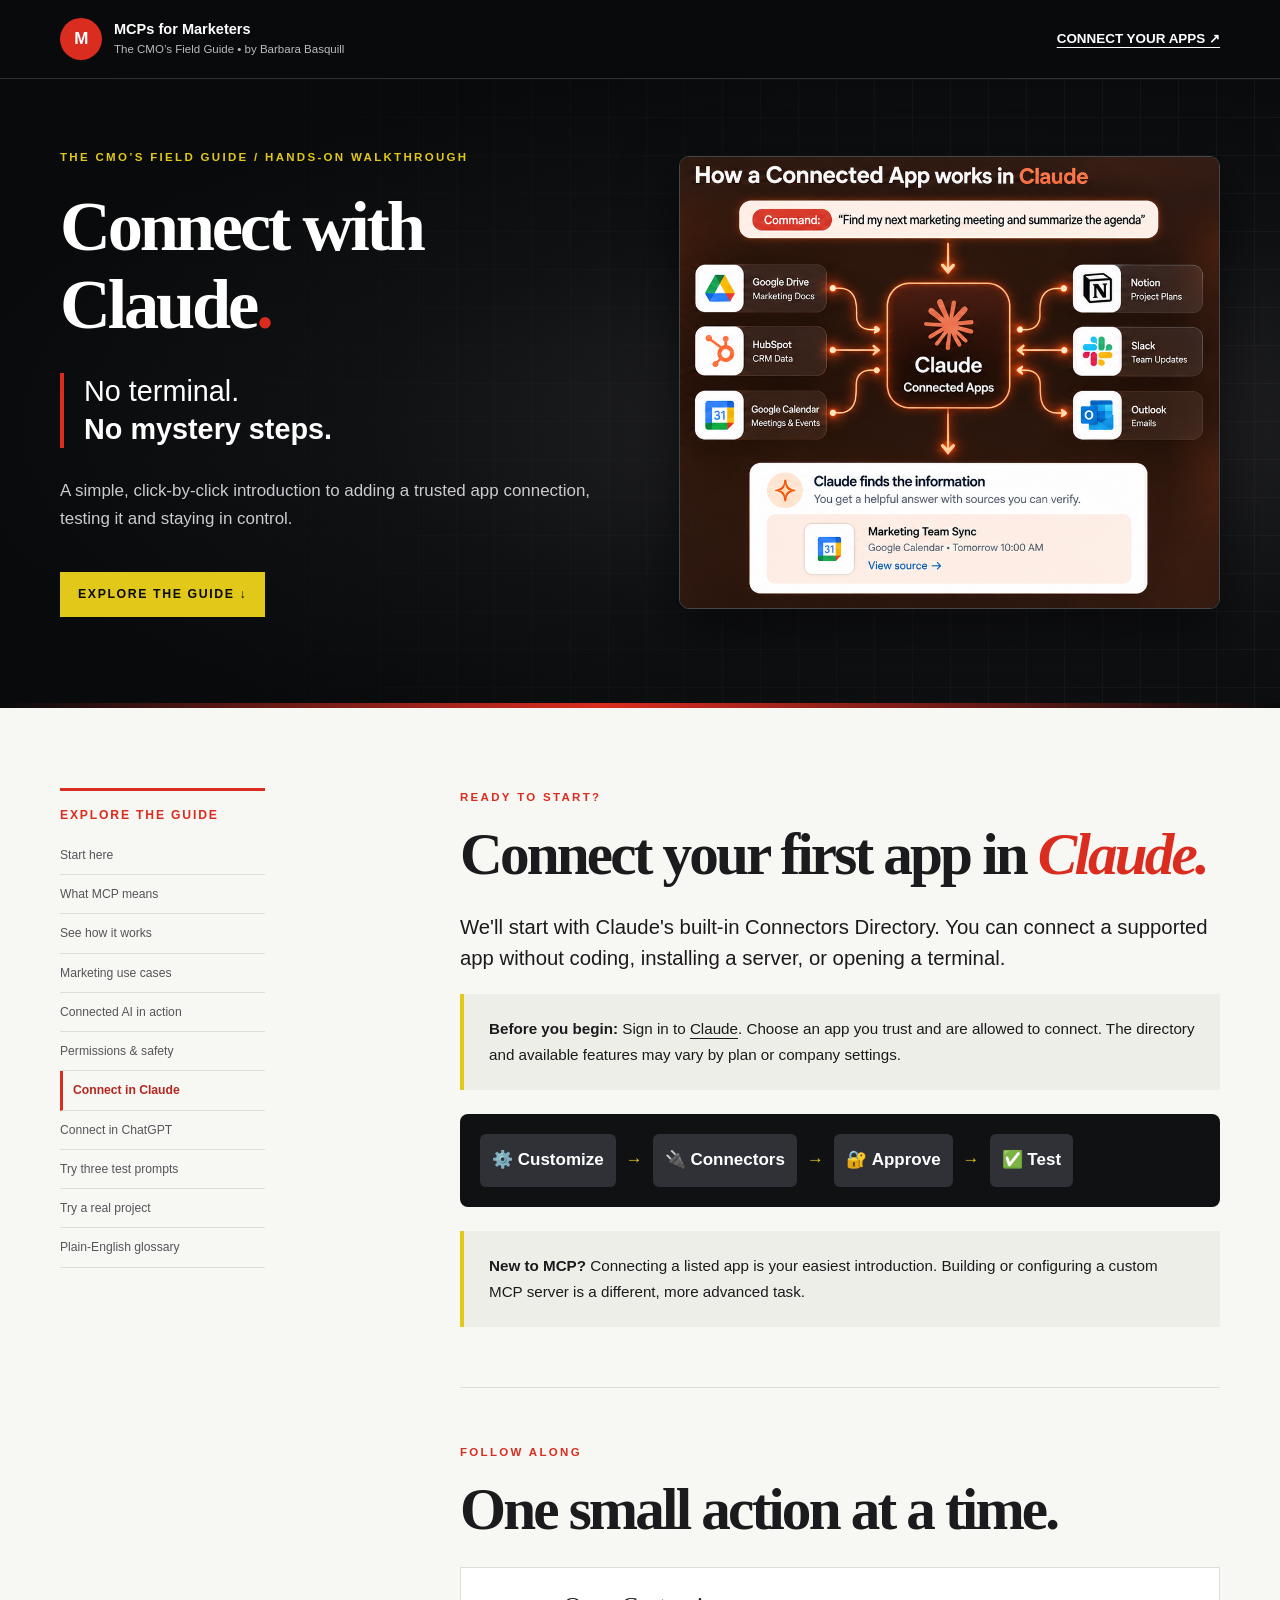
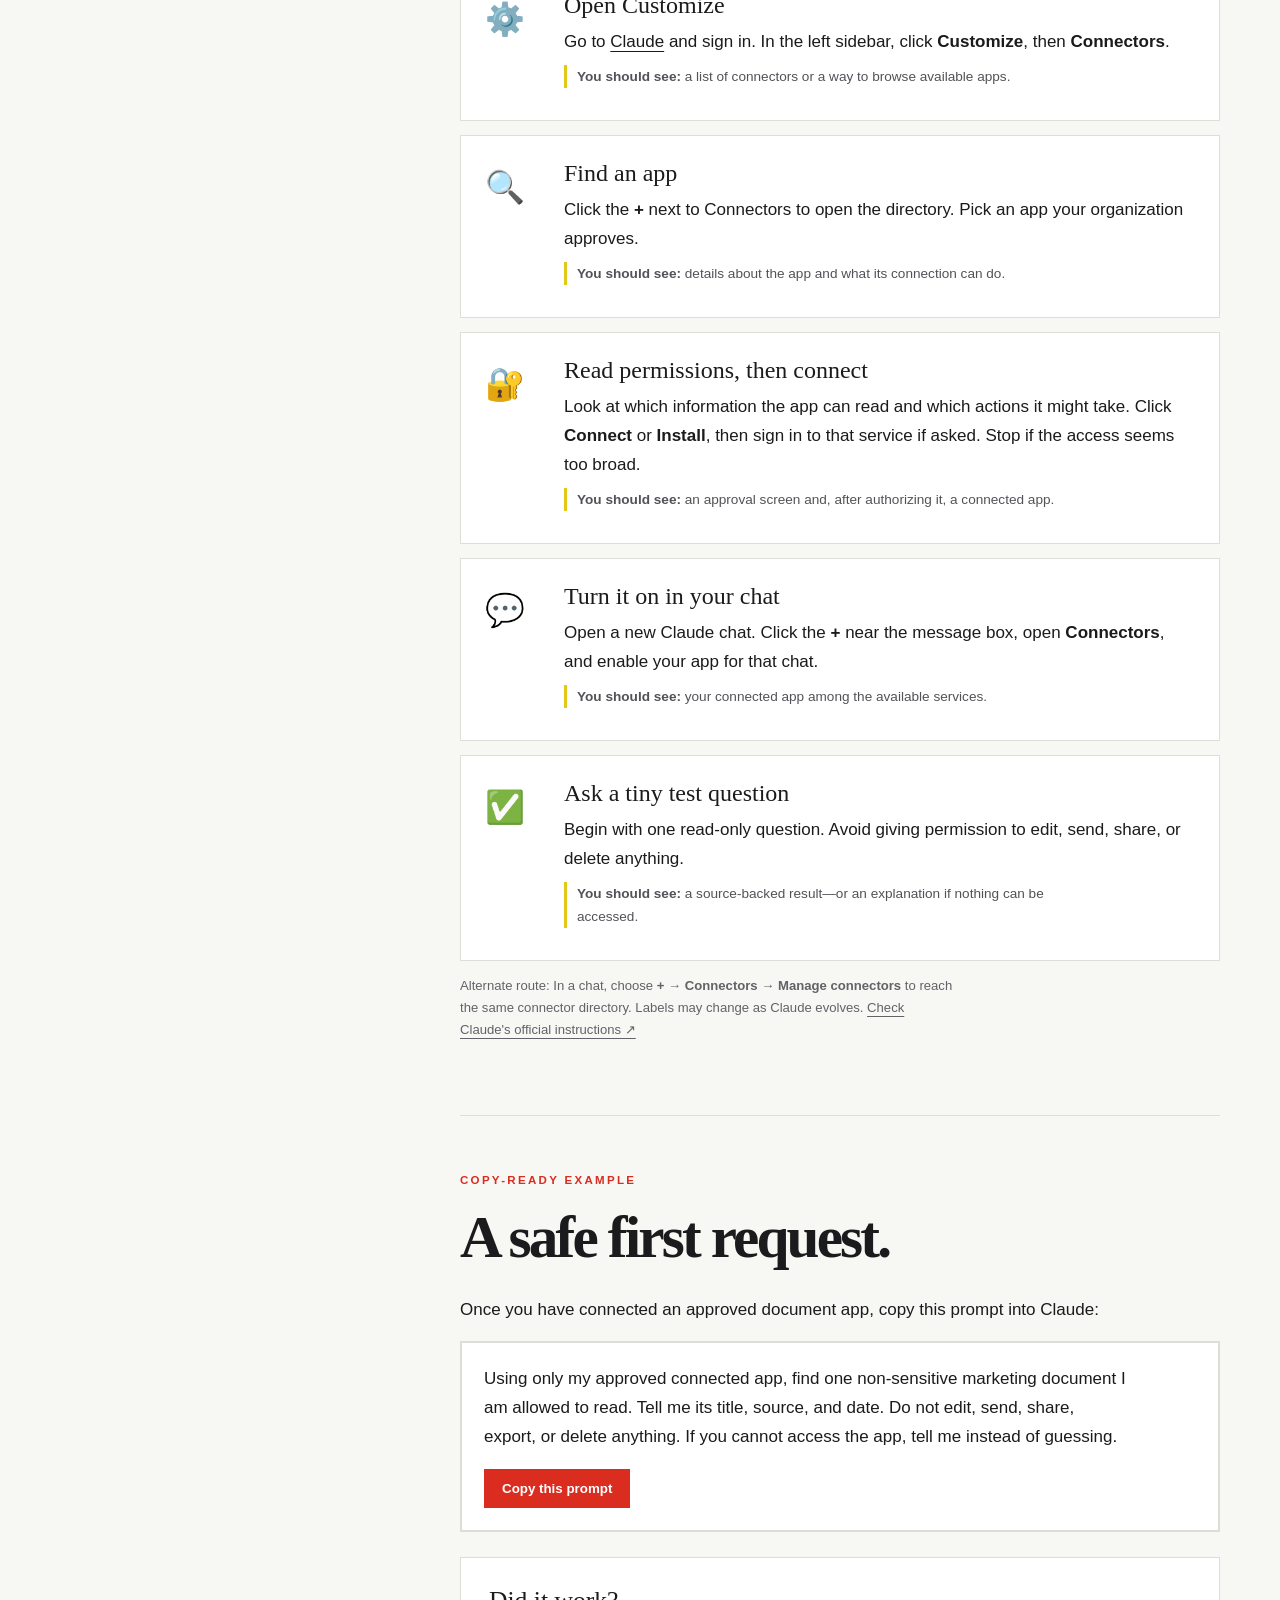
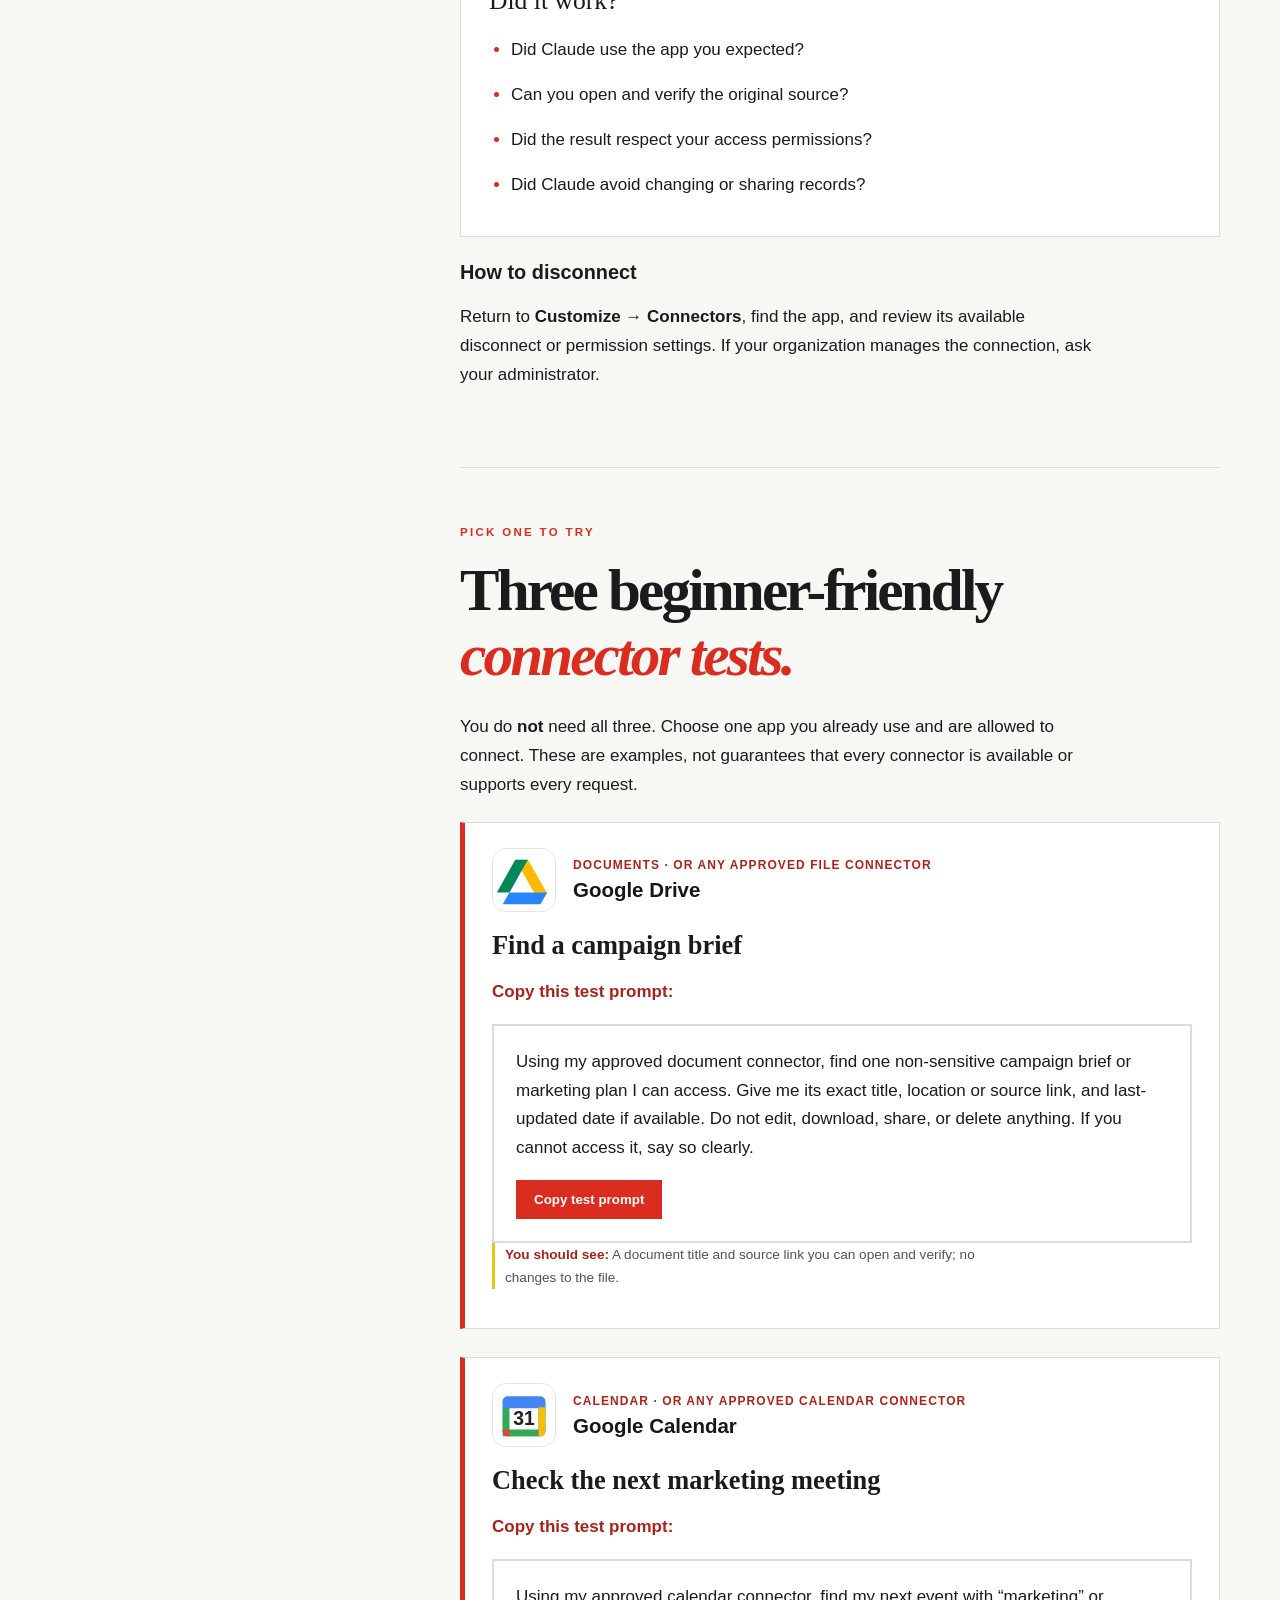
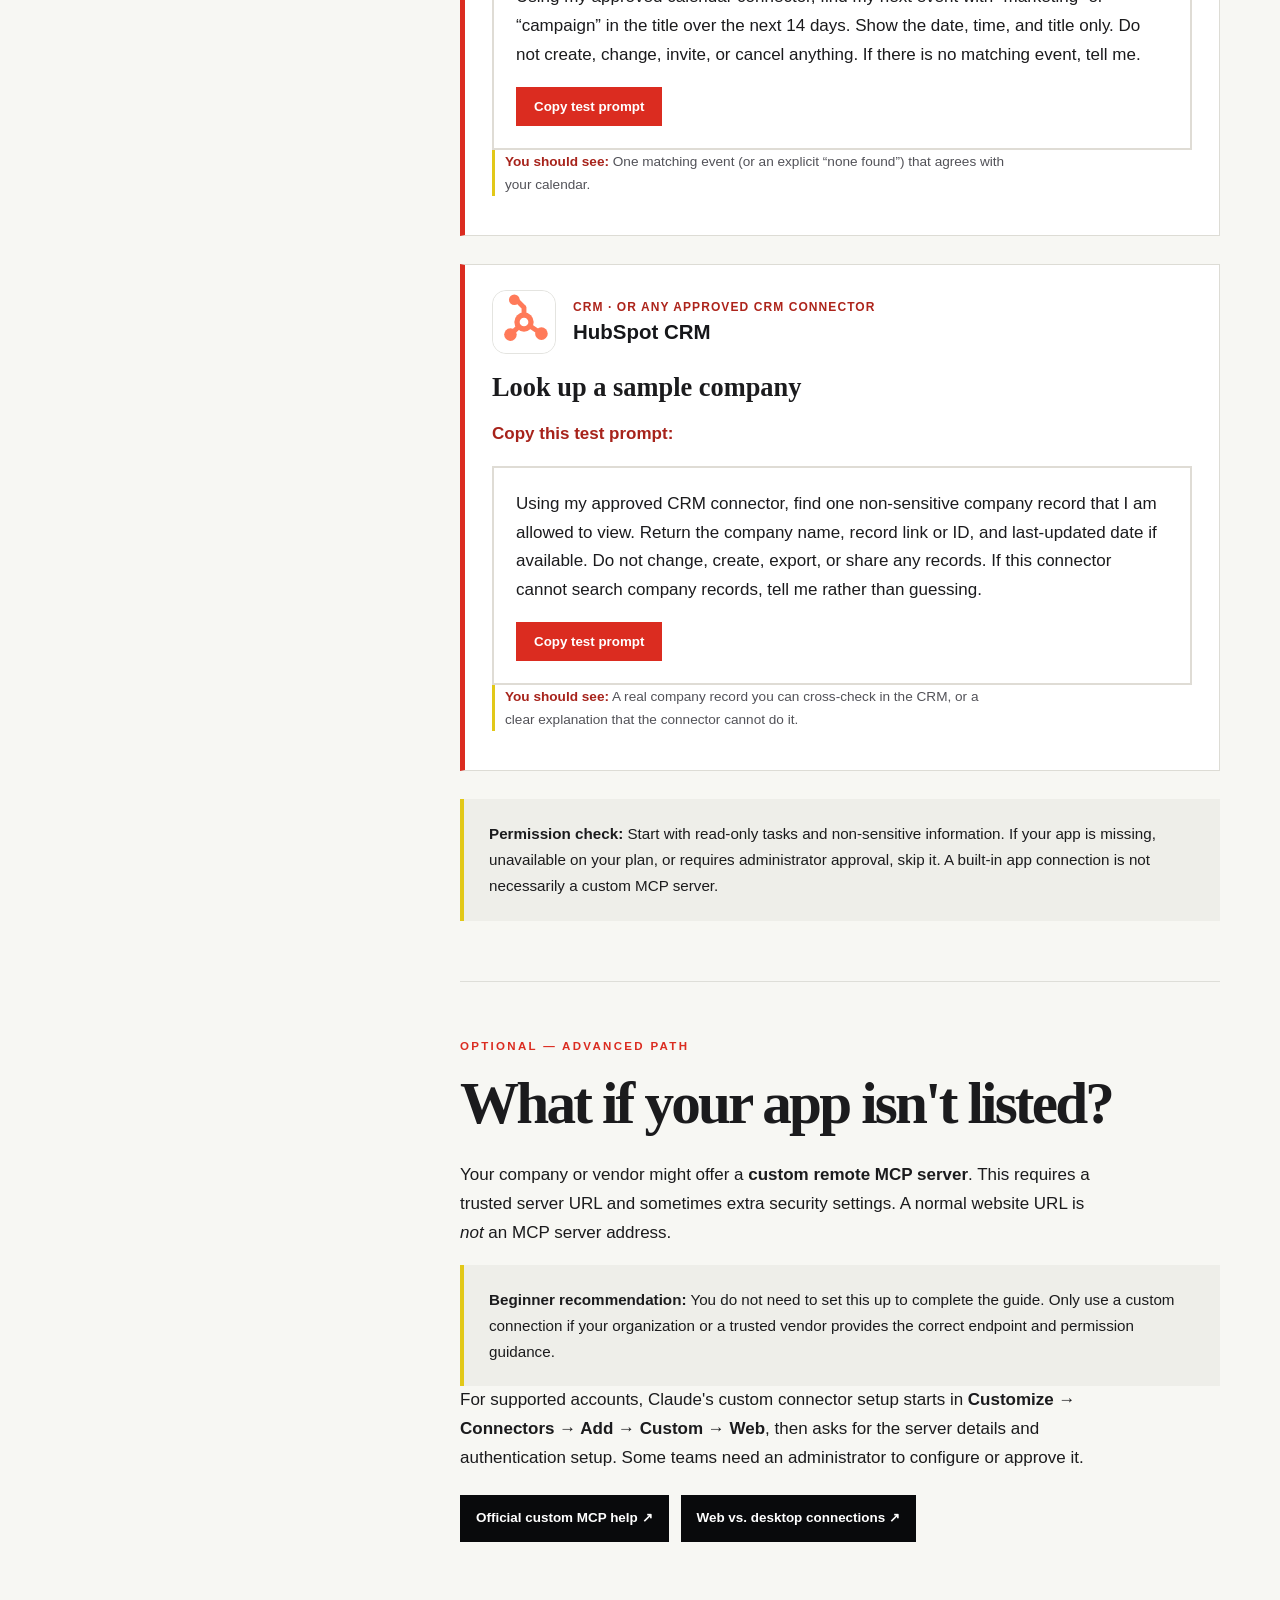
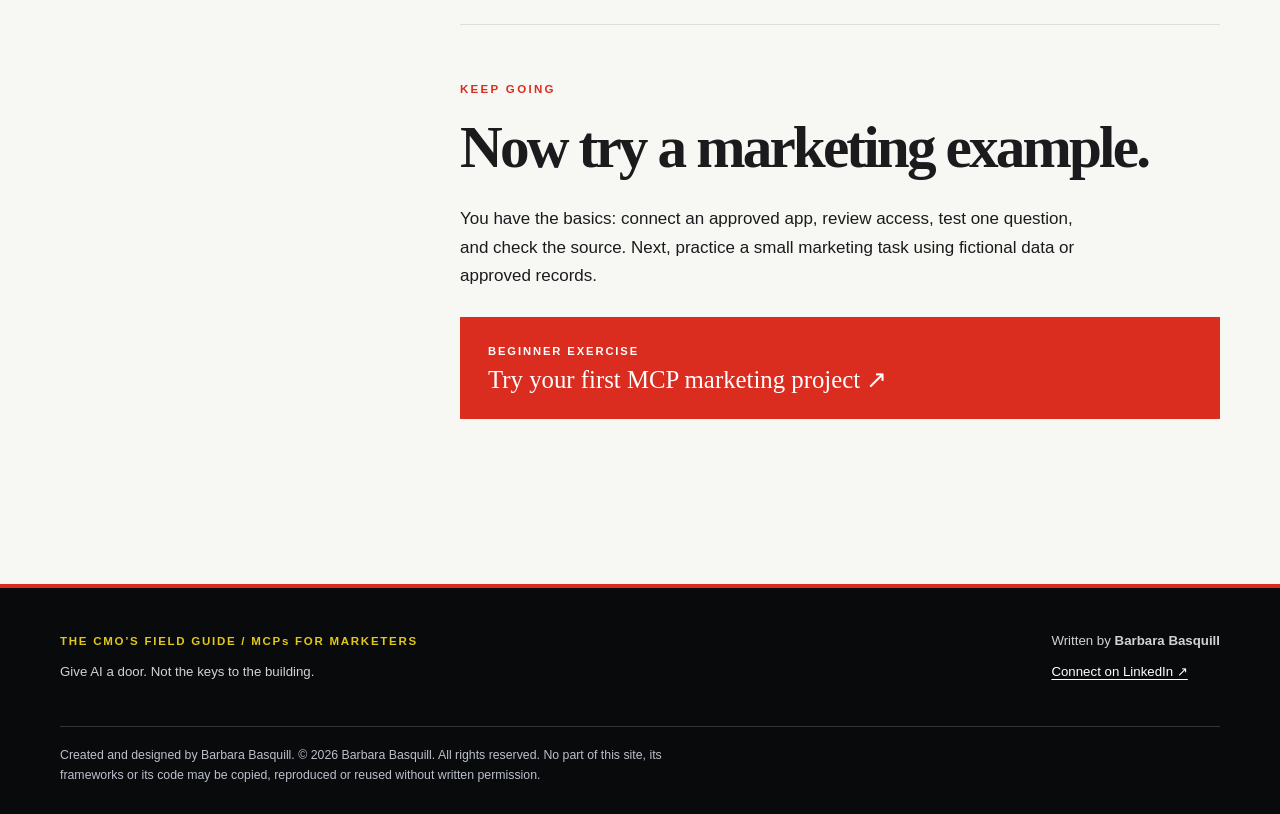
<file: connect-claude.html>
<!DOCTYPE html>

<html lang="en"><head><meta charset="utf-8"/><meta content="width=device-width,initial-scale=1" name="viewport"/><meta content="#090a0c" name="theme-color"/><meta content="A complete, plain-English MCP guide for CMOs and marketers: see how connectors work, connect Claude safely, and try practical marketing projects." name="description"/><title>Connect Your First App in Claude | MCPs for Marketers</title><link href="styles.css" rel="stylesheet"/></head><body><a class="skip-link" href="#article">Skip to the guide</a><header class="site-header"><div class="shell header-inner"><a class="brand" href="index.html"><span aria-hidden="true" class="brand-mark">M</span><span><strong>MCPs for Marketers</strong><small>The CMO’s Field Guide • by Barbara Basquill</small></span></a><a class="header-link" href="connect.html">CONNECT YOUR APPS ↗</a></div></header><section class="hero"><div class="shell hero-grid"><div class="hero-copy"><p class="eyebrow">THE CMO’S FIELD GUIDE / HANDS-ON WALKTHROUGH</p><h1>Connect with<br/><em>Claude<span class="red">.</span></em></h1><p class="hero-deck">No terminal.<br/><strong>No mystery steps.</strong></p><p class="hero-sub">A simple, click-by-click introduction to adding a trusted app connection, testing it and staying in control.</p><a class="hero-button" href="#article">EXPLORE THE GUIDE ↓</a></div><div aria-hidden="false" class="hero-art workflow-art"><img alt="Simple visual workflow showing Claude connecting through MCP to approved business tools such as CRM, documents, calendar, webinar, and analytics" src="assets/claude-workflow.png"/></div></div><div class="hero-rule"></div></section><main class="shell article-shell" id="article"><aside aria-label="Guide navigation" class="contents"><p>EXPLORE THE GUIDE</p><a href="index.html">Start here</a><a href="index.html#what">What MCP means</a><a href="index.html#diagram">See how it works</a><a href="index.html#examples">Marketing use cases</a><a href="connected-ai-in-action.html">Connected AI in action</a><a href="index.html#safety">Permissions &amp; safety</a><a aria-current="page" href="connect-claude.html">Connect in Claude</a><a href="connect-chatgpt.html">Connect in ChatGPT</a><a href="connect-claude.html#connector-examples">Try three test prompts</a><a href="starter-project.html">Try a real project</a><a href="starter-project.html#glossary">Plain-English glossary</a></aside><article class="story">
<section class="story-section intro">
<p class="section-kicker">READY TO START?</p><h2>Connect your first app in <em>Claude.</em></h2>
<p class="lead">We'll start with Claude's built-in Connectors Directory. You can connect a supported app without coding, installing a server, or opening a terminal.</p>
<div class="note"><strong>Before you begin:</strong> Sign in to <a href="https://claude.ai/" rel="noopener" target="_blank">Claude</a>. Choose an app you trust and are allowed to connect. The directory and available features may vary by plan or company settings.</div>
<div aria-label="Connection journey" class="interface-map"><div>⚙️ <strong>Customize</strong></div><span>→</span><div>🔌 <strong>Connectors</strong></div><span>→</span><div>🔐 <strong>Approve</strong></div><span>→</span><div>✅ <strong>Test</strong></div></div>
<div class="note"><strong>New to MCP?</strong> Connecting a listed app is your easiest introduction. Building or configuring a custom MCP server is a different, more advanced task.</div>
</section>
<section class="story-section" id="directory"><p class="section-kicker">FOLLOW ALONG</p><h2>One small action at a time.</h2>
<div class="action-steps">
<article><div aria-hidden="true" class="action-icon">⚙️</div><div><h3>Open Customize</h3><p>Go to <a href="https://claude.ai/" rel="noopener" target="_blank">Claude</a> and sign in. In the left sidebar, click <strong>Customize</strong>, then <strong>Connectors</strong>.</p><p class="expected"><strong>You should see:</strong> a list of connectors or a way to browse available apps.</p></div></article>
<article><div aria-hidden="true" class="action-icon">🔍</div><div><h3>Find an app</h3><p>Click the <strong>+</strong> next to Connectors to open the directory. Pick an app your organization approves.</p><p class="expected"><strong>You should see:</strong> details about the app and what its connection can do.</p></div></article>
<article><div aria-hidden="true" class="action-icon">🔐</div><div><h3>Read permissions, then connect</h3><p>Look at which information the app can read and which actions it might take. Click <strong>Connect</strong> or <strong>Install</strong>, then sign in to that service if asked. Stop if the access seems too broad.</p><p class="expected"><strong>You should see:</strong> an approval screen and, after authorizing it, a connected app.</p></div></article>
<article><div aria-hidden="true" class="action-icon">💬</div><div><h3>Turn it on in your chat</h3><p>Open a new Claude chat. Click the <strong>+</strong> near the message box, open <strong>Connectors</strong>, and enable your app for that chat.</p><p class="expected"><strong>You should see:</strong> your connected app among the available services.</p></div></article>
<article><div aria-hidden="true" class="action-icon">✅</div><div><h3>Ask a tiny test question</h3><p>Begin with one read-only question. Avoid giving permission to edit, send, share, or delete anything.</p><p class="expected"><strong>You should see:</strong> a source-backed result—or an explanation if nothing can be accessed.</p></div></article>
</div>
<p class="fine-print">Alternate route: In a chat, choose <strong>+ → Connectors → Manage connectors</strong> to reach the same connector directory. Labels may change as Claude evolves. <a href="https://support.claude.com/en/articles/11176164-use-connectors-to-extend-claude-s-capabilities" rel="noopener" target="_blank">Check Claude's official instructions ↗</a></p>
</section>
<section class="story-section" id="test"><p class="section-kicker">COPY-READY EXAMPLE</p><h2>A safe first request.</h2>
<p>Once you have connected an approved document app, copy this prompt into Claude:</p>
<div class="prompt-card"><p id="claudePrompt">Using only my approved connected app, find one non-sensitive marketing document I am allowed to read. Tell me its title, source, and date. Do not edit, send, share, export, or delete anything. If you cannot access the app, tell me instead of guessing.</p><button class="copy-button" data-copy="claudePrompt" type="button">Copy this prompt</button></div>
<div class="checklist"><h3>Did it work?</h3><ul><li>Did Claude use the app you expected?</li><li>Can you open and verify the original source?</li><li>Did the result respect your access permissions?</li><li>Did Claude avoid changing or sharing records?</li></ul></div>
<h3>How to disconnect</h3><p>Return to <strong>Customize → Connectors</strong>, find the app, and review its available disconnect or permission settings. If your organization manages the connection, ask your administrator.</p>
</section>
<section class="story-section" id="connector-examples"><p class="section-kicker">PICK ONE TO TRY</p><h2>Three beginner-friendly <em>connector tests.</em></h2><p>You do <strong>not</strong> need all three. Choose one app you already use and are allowed to connect. These are examples, not guarantees that every connector is available or supports every request.</p>
<div class="callout"><div class="connector-heading"><img alt="Google Drive icon" height="60" loading="lazy" src="assets/google-drive-icon.svg" width="60"/><div class="connector-heading-copy"><p class="connector-kind">DOCUMENTS · OR ANY APPROVED FILE CONNECTOR</p><p class="connector-name">Google Drive</p></div></div><h3>Find a campaign brief</h3><p><strong>Copy this test prompt:</strong></p><div class="prompt-card"><p id="claudeExample1">Using my approved document connector, find one non-sensitive campaign brief or marketing plan I can access. Give me its exact title, location or source link, and last-updated date if available. Do not edit, download, share, or delete anything. If you cannot access it, say so clearly.</p><button class="copy-button" data-copy="claudeExample1" type="button">Copy test prompt</button></div><p class="expected"><strong>You should see:</strong> A document title and source link you can open and verify; no changes to the file.</p></div>
<div class="callout"><div class="connector-heading"><img alt="Google Calendar icon" height="60" loading="lazy" src="assets/google-calendar-icon.svg" width="60"/><div class="connector-heading-copy"><p class="connector-kind">CALENDAR · OR ANY APPROVED CALENDAR CONNECTOR</p><p class="connector-name">Google Calendar</p></div></div><h3>Check the next marketing meeting</h3><p><strong>Copy this test prompt:</strong></p><div class="prompt-card"><p id="claudeExample2">Using my approved calendar connector, find my next event with “marketing” or “campaign” in the title over the next 14 days. Show the date, time, and title only. Do not create, change, invite, or cancel anything. If there is no matching event, tell me.</p><button class="copy-button" data-copy="claudeExample2" type="button">Copy test prompt</button></div><p class="expected"><strong>You should see:</strong> One matching event (or an explicit “none found”) that agrees with your calendar.</p></div>
<div class="callout"><div class="connector-heading"><img alt="HubSpot CRM icon" height="60" loading="lazy" src="assets/hubspot-icon.svg" width="60"/><div class="connector-heading-copy"><p class="connector-kind">CRM · OR ANY APPROVED CRM CONNECTOR</p><p class="connector-name">HubSpot CRM</p></div></div><h3>Look up a sample company</h3><p><strong>Copy this test prompt:</strong></p><div class="prompt-card"><p id="claudeExample3">Using my approved CRM connector, find one non-sensitive company record that I am allowed to view. Return the company name, record link or ID, and last-updated date if available. Do not change, create, export, or share any records. If this connector cannot search company records, tell me rather than guessing.</p><button class="copy-button" data-copy="claudeExample3" type="button">Copy test prompt</button></div><p class="expected"><strong>You should see:</strong> A real company record you can cross-check in the CRM, or a clear explanation that the connector cannot do it.</p></div>
<div class="note"><strong>Permission check:</strong> Start with read-only tasks and non-sensitive information. If your app is missing, unavailable on your plan, or requires administrator approval, skip it. A built-in app connection is not necessarily a custom MCP server.</div></section>
<section class="story-section" id="custom"><p class="section-kicker">OPTIONAL — ADVANCED PATH</p><h2>What if your app isn't listed?</h2>
<p>Your company or vendor might offer a <strong>custom remote MCP server</strong>. This requires a trusted server URL and sometimes extra security settings. A normal website URL is <em>not</em> an MCP server address.</p>
<div class="note"><strong>Beginner recommendation:</strong> You do not need to set this up to complete the guide. Only use a custom connection if your organization or a trusted vendor provides the correct endpoint and permission guidance.</div>
<p>For supported accounts, Claude's custom connector setup starts in <strong>Customize → Connectors → Add → Custom → Web</strong>, then asks for the server details and authentication setup. Some teams need an administrator to configure or approve it.</p>
<div class="page-links"><a href="https://support.claude.com/en/articles/11175166-get-started-with-custom-connectors-using-remote-mcp" rel="noopener" target="_blank">Official custom MCP help ↗</a><a href="https://support.claude.com/en/articles/11725091-when-to-use-desktop-and-web-connectors" rel="noopener" target="_blank">Web vs. desktop connections ↗</a></div>
</section>
<section class="story-section last"><p class="section-kicker">KEEP GOING</p><h2>Now try a marketing example.</h2><p>You have the basics: connect an approved app, review access, test one question, and check the source. Next, practice a small marketing task using fictional data or approved records.</p><a class="cta" href="starter-project.html"><span>BEGINNER EXERCISE</span><strong>Try your first MCP marketing project ↗</strong></a></section>
</article></main><footer><div class="shell footer-inner"><div class="footer-project"><span>THE CMO’S FIELD GUIDE / MCPs FOR MARKETERS</span><p>Give AI a door. Not the keys to the building.</p></div><div class="footer-author"><p>Written by <strong>Barbara Basquill</strong></p><a href="https://www.linkedin.com/in/enterprisemarketing/" rel="noopener noreferrer" target="_blank">Connect on LinkedIn ↗</a></div></div><div class="shell footer-copyright"><p>Created and designed by Barbara Basquill. © 2026 Barbara Basquill. All rights reserved. No part of this site, its frameworks or its code may be copied, reproduced or reused without written permission.</p></div></footer><script defer="True" src="guide.js"></script></body></html>
</file>
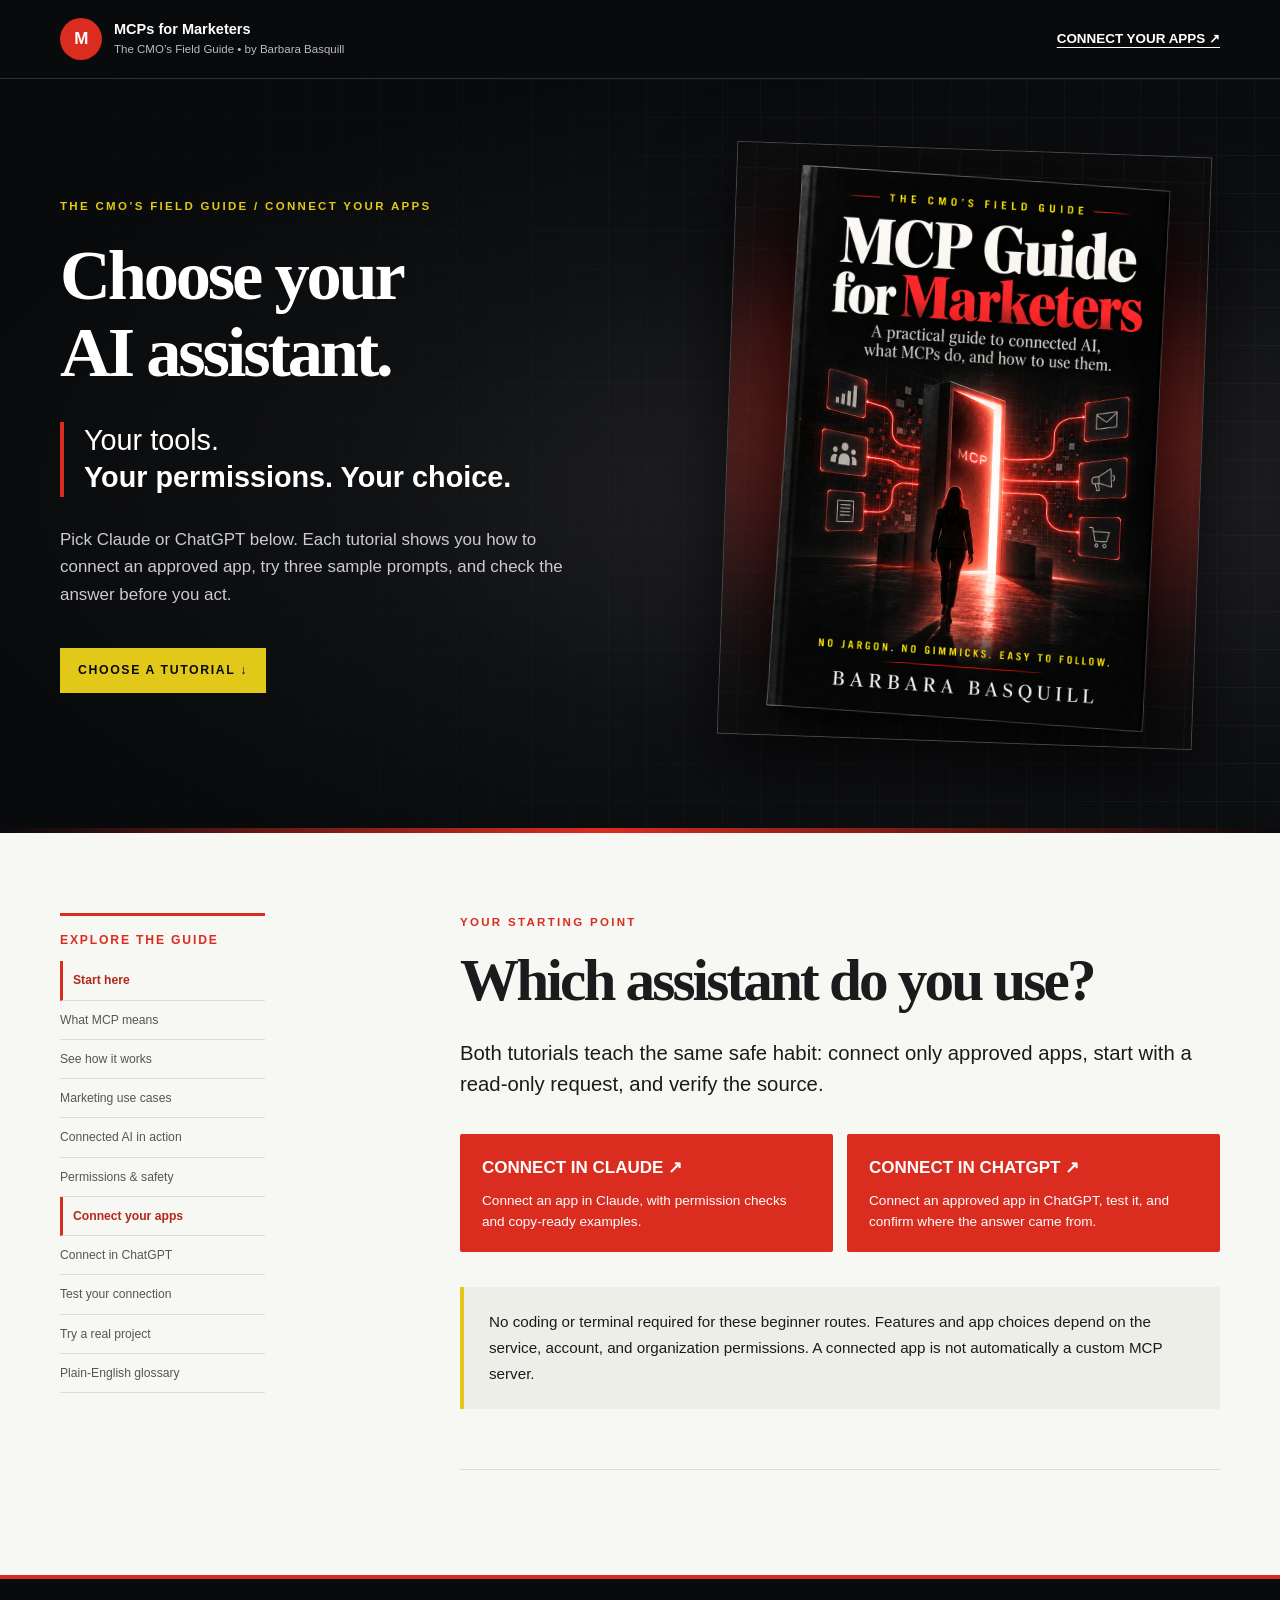
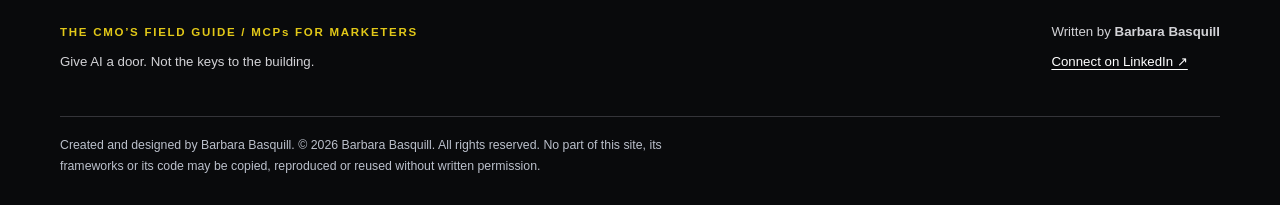
<file: connect.html>
<!DOCTYPE html>

<html lang="en"><head><meta charset="utf-8"/><meta content="width=device-width,initial-scale=1" name="viewport"/><meta content="#090a0c" name="theme-color"/><meta content="A complete, plain-English MCP guide for CMOs and marketers: see how connectors work, connect Claude safely, and try practical marketing projects." name="description"/><title>Connect Your Apps | MCPs for Marketers</title><link href="styles.css" rel="stylesheet"/></head><body><a class="skip-link" href="#article">Skip to the guide</a><header class="site-header"><div class="shell header-inner"><a class="brand" href="index.html"><span aria-hidden="true" class="brand-mark">M</span><span><strong>MCPs for Marketers</strong><small>The CMO’s Field Guide • by Barbara Basquill</small></span></a><a class="header-link" href="connect.html">CONNECT YOUR APPS ↗</a></div></header><section class="hero"><div class="shell hero-grid"><div class="hero-copy"><p class="eyebrow">THE CMO’S FIELD GUIDE / CONNECT YOUR APPS</p><h1>Choose your<br/><em>AI assistant.</em></h1><p class="hero-deck">Your tools.<br/><strong>Your permissions. Your choice.</strong></p><p class="hero-sub">Pick Claude or ChatGPT below. Each tutorial shows you how to connect an approved app, try three sample prompts, and check the answer before you act.</p><a class="hero-button" href="#choose">CHOOSE A TUTORIAL ↓</a></div><div aria-hidden="false" class="hero-art homepage-book-art"><img alt="MCP Guide for Marketers book cover, by Barbara Basquill, depicting connected business tools through an illuminated MCP doorway" src="assets/mcp-guide-cover.png"/></div></div><div class="hero-rule"></div></section><main class="shell article-shell" id="article"><aside aria-label="Guide navigation" class="contents"><p>EXPLORE THE GUIDE</p><a aria-current="page" href="index.html">Start here</a><a href="index.html#what">What MCP means</a><a href="index.html#diagram">See how it works</a><a href="index.html#examples">Marketing use cases</a><a href="connected-ai-in-action.html">Connected AI in action</a><a href="index.html#safety">Permissions &amp; safety</a><a aria-current="page" href="connect.html">Connect your apps</a><a href="connect-chatgpt.html">Connect in ChatGPT</a><a href="connect-claude.html#test">Test your connection</a><a href="starter-project.html">Try a real project</a><a href="starter-project.html#glossary">Plain-English glossary</a></aside><article class="story"><section class="story-section intro" id="choose"><p class="section-kicker">YOUR STARTING POINT</p><h2>Which assistant do you use?</h2><p class="lead">Both tutorials teach the same safe habit: connect only approved apps, start with a read-only request, and verify the source.</p><div class="next-choice-grid connection-landing-grid"><a href="connect-claude.html"><strong>CONNECT IN CLAUDE ↗</strong><span>Connect an app in Claude, with permission checks and copy-ready examples.</span></a><a href="connect-chatgpt.html"><strong>CONNECT IN CHATGPT ↗</strong><span>Connect an approved app in ChatGPT, test it, and confirm where the answer came from.</span></a></div><div class="note">No coding or terminal required for these beginner routes. Features and app choices depend on the service, account, and organization permissions. A connected app is not automatically a custom MCP server.</div></section></article></main><footer><div class="shell footer-inner"><div class="footer-project"><span>THE CMO’S FIELD GUIDE / MCPs FOR MARKETERS</span><p>Give AI a door. Not the keys to the building.</p></div><div class="footer-author"><p>Written by <strong>Barbara Basquill</strong></p><a href="https://www.linkedin.com/in/enterprisemarketing/" rel="noopener noreferrer" target="_blank">Connect on LinkedIn ↗</a></div></div><div class="shell footer-copyright"><p>Created and designed by Barbara Basquill. © 2026 Barbara Basquill. All rights reserved. No part of this site, its frameworks or its code may be copied, reproduced or reused without written permission.</p></div></footer><script defer="True" src="guide.js"></script></body></html>
</file>
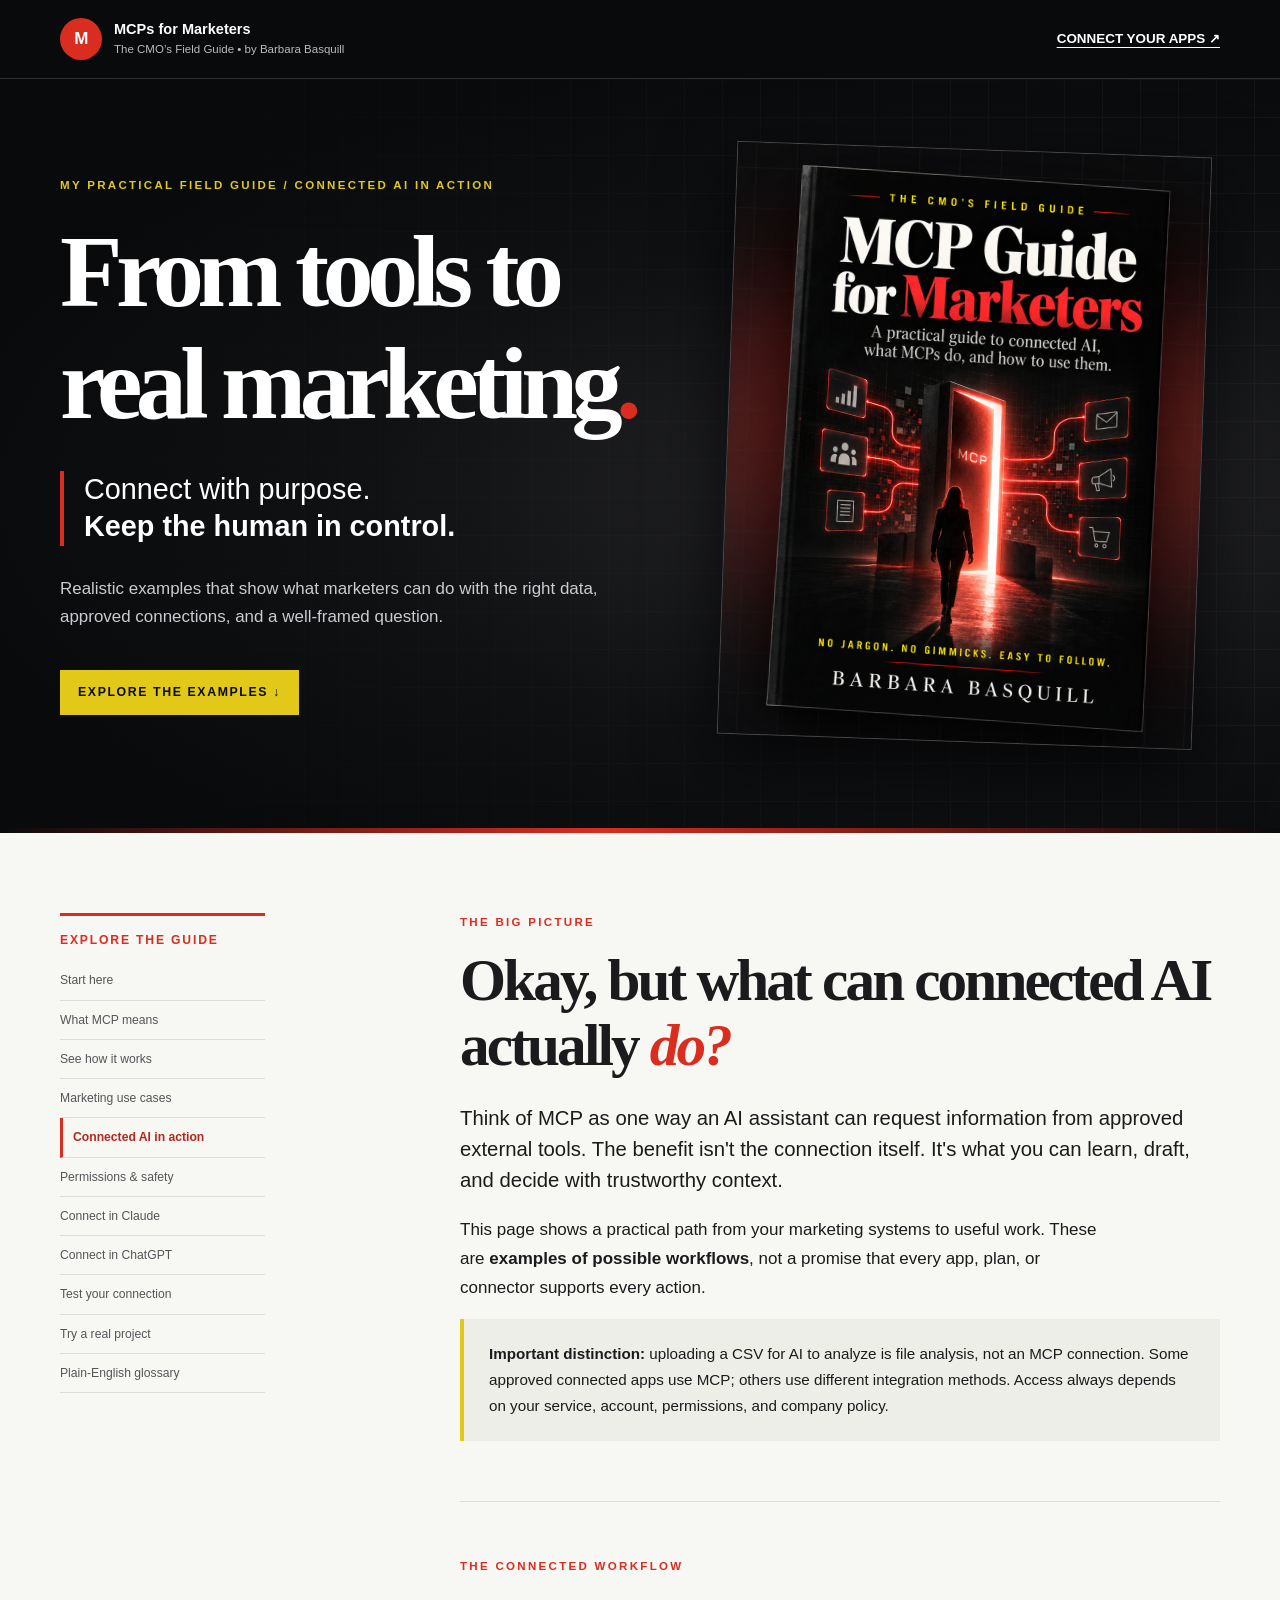
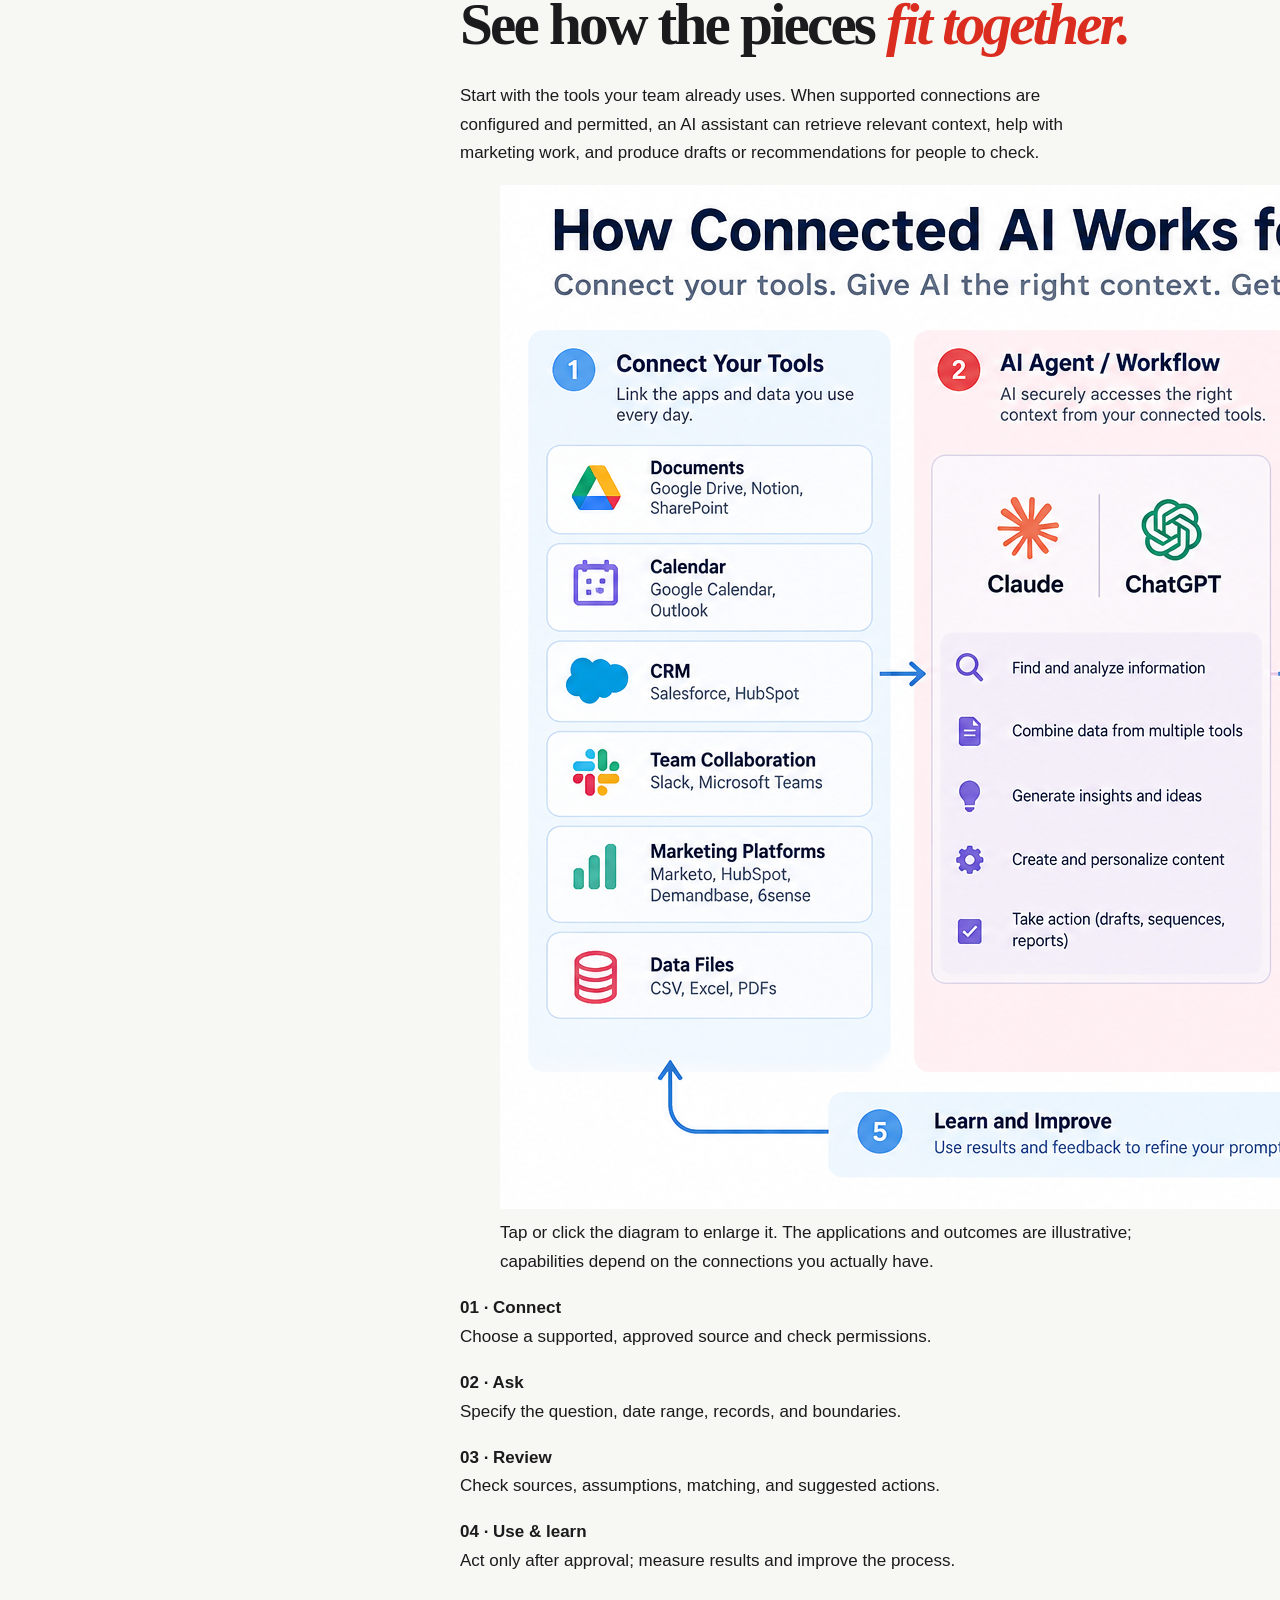
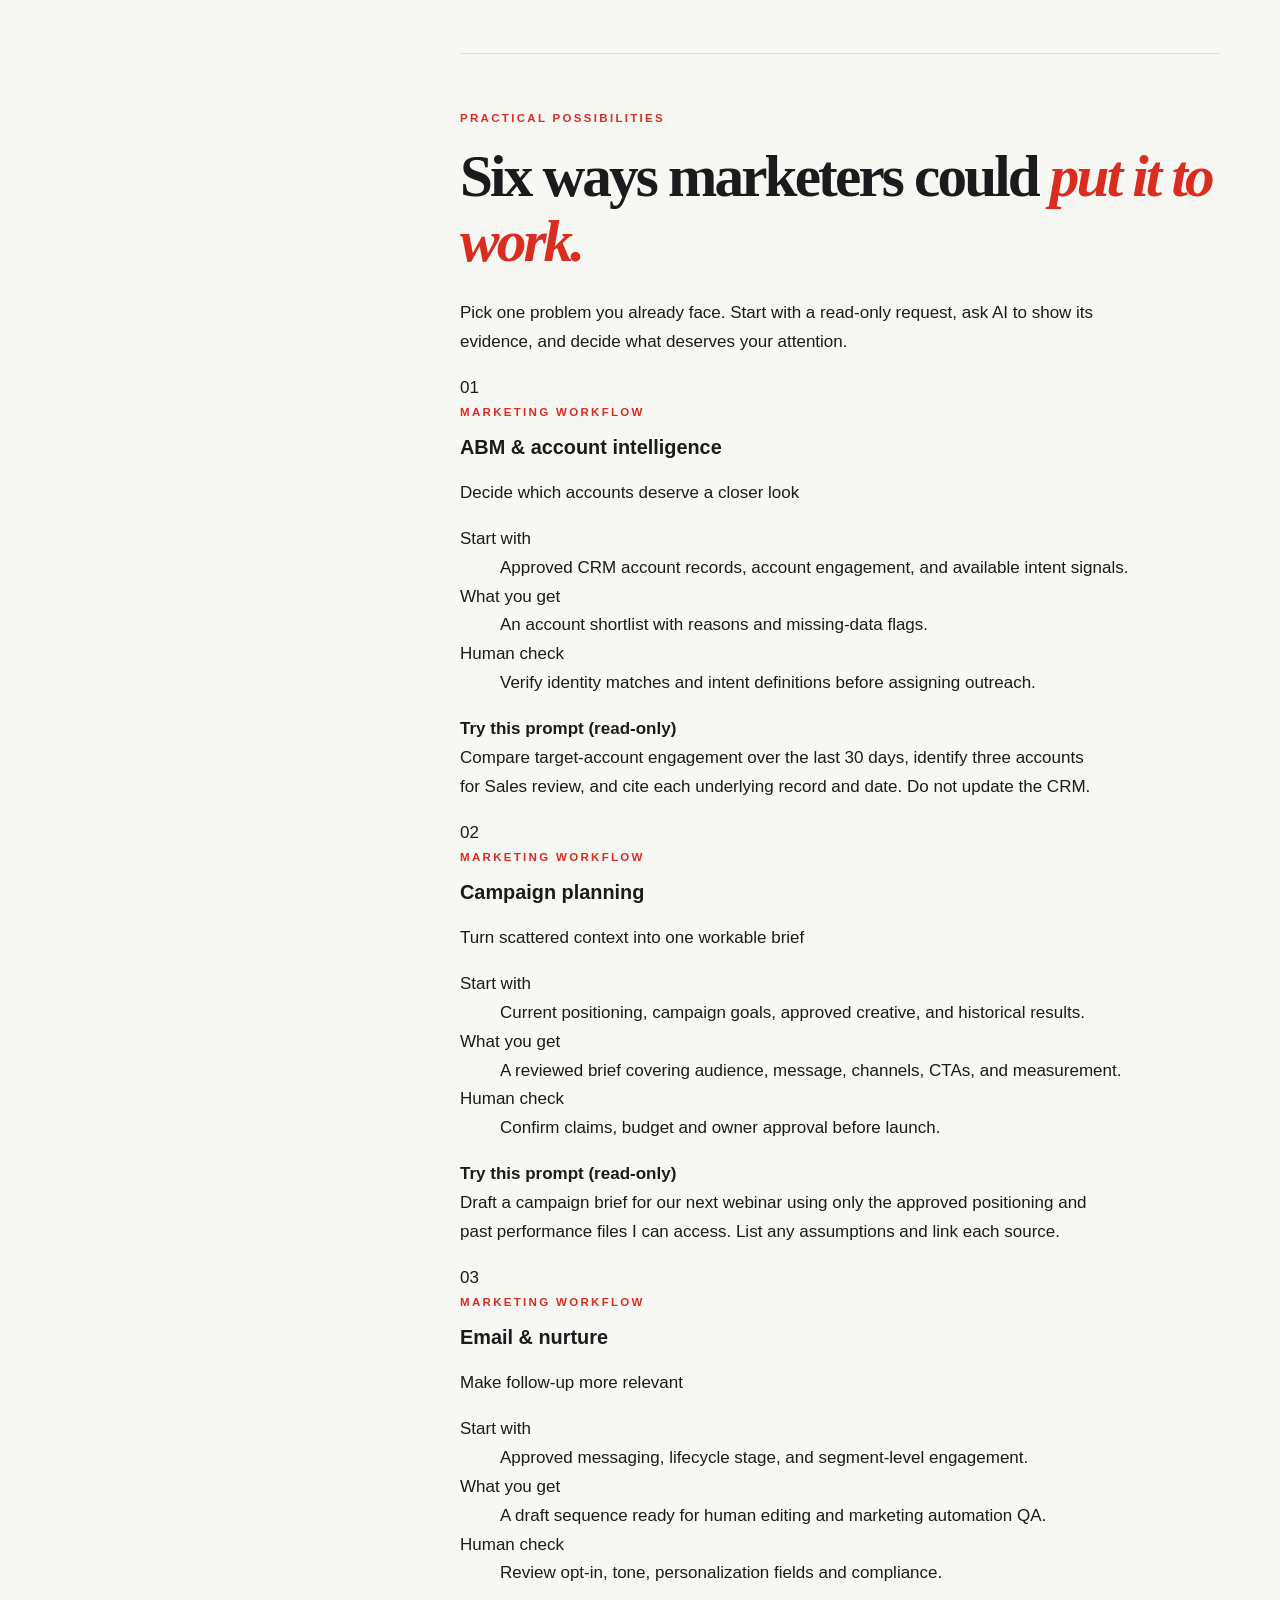
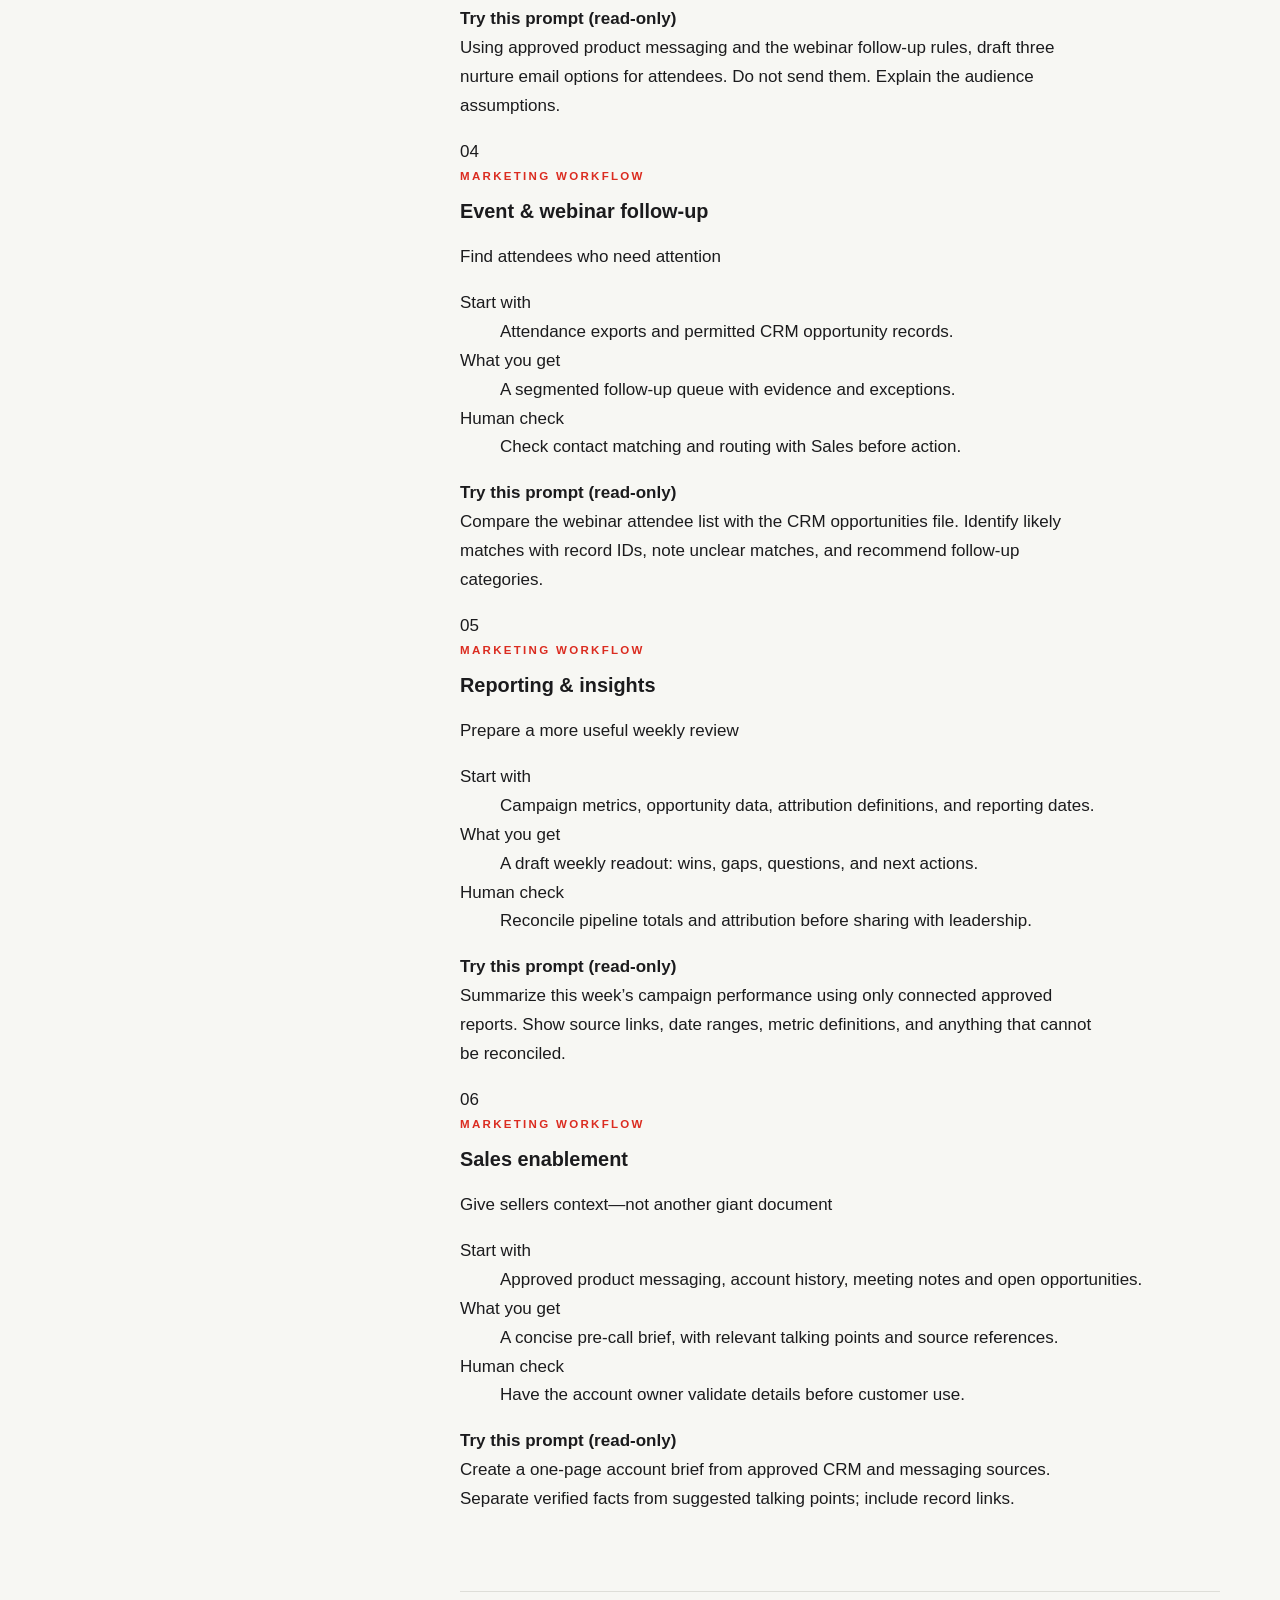
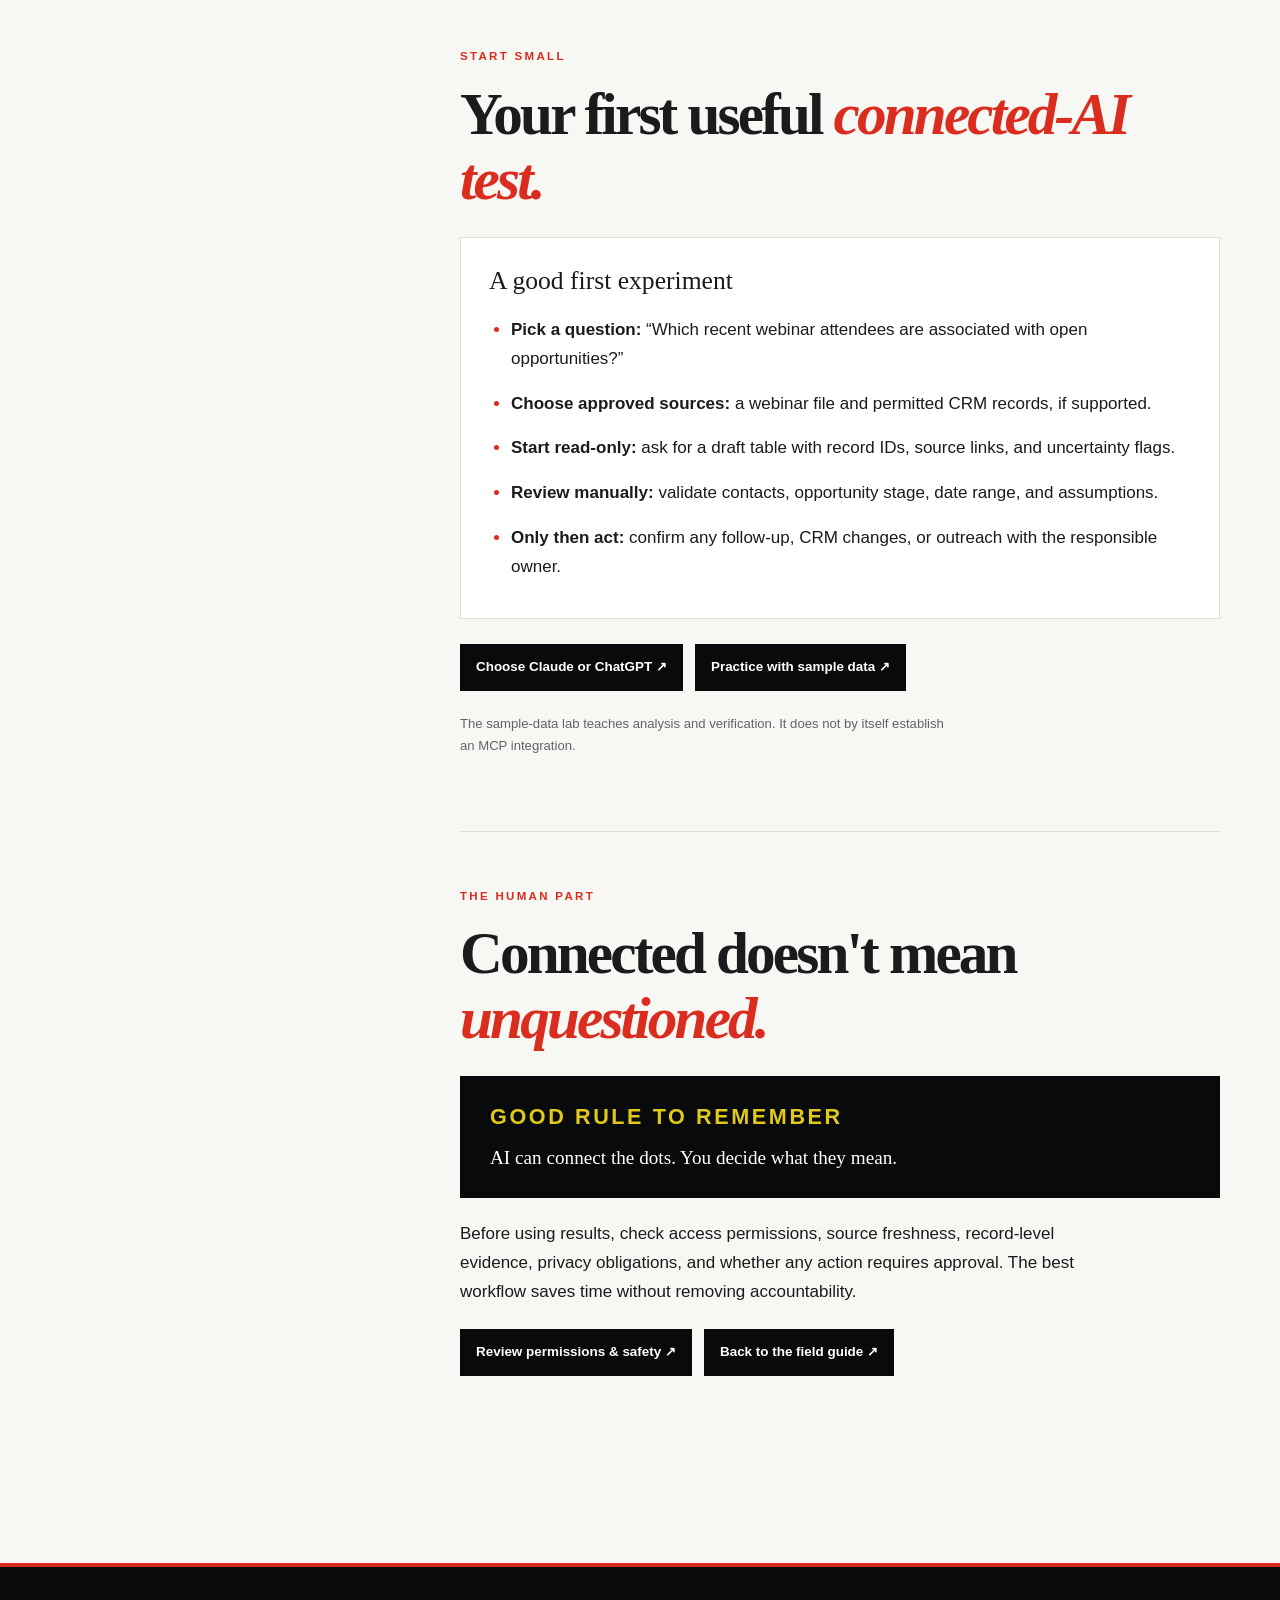
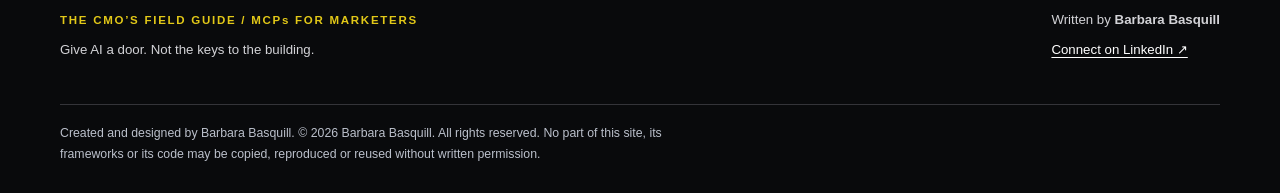
<file: connected-ai-in-action.html>
<!DOCTYPE html>
<html lang="en"><head><meta charset="utf-8"/><meta name="viewport" content="width=device-width,initial-scale=1"/><meta name="theme-color" content="#090a0c"/><meta name="description" content="Practical, real-world examples of connected AI for marketing: approved tools, MCP, prompts, outcomes, and human review."/><title>Connected AI in Action | MCPs for Marketers</title><link rel="stylesheet" href="styles.css"/></head><body><a class="skip-link" href="#article">Skip to the guide</a><header class="site-header"><div class="shell header-inner"><a class="brand" href="index.html"><span aria-hidden="true" class="brand-mark">M</span><span><strong>MCPs for Marketers</strong><small>The CMO’s Field Guide • by Barbara Basquill</small></span></a><a class="header-link" href="connect.html">CONNECT YOUR APPS ↗</a></div></header><section class="hero"><div class="shell hero-grid"><div class="hero-copy"><p class="eyebrow">MY PRACTICAL FIELD GUIDE / CONNECTED AI IN ACTION</p><h1>From tools to<br/><em>real marketing<span class="red">.</span></em></h1><p class="hero-deck">Connect with purpose.<br/><strong>Keep the human in control.</strong></p><p class="hero-sub">Realistic examples that show what marketers can do with the right data, approved connections, and a well-framed question.</p><a class="hero-button" href="#workflow">EXPLORE THE EXAMPLES ↓</a></div><div class="hero-art homepage-book-art"><img src="assets/mcp-guide-cover.png" alt="MCP Guide for Marketers book cover by Barbara Basquill"/></div></div><div class="hero-rule"></div></section><main class="shell article-shell" id="article"><aside aria-label="Guide navigation" class="contents"><p>EXPLORE THE GUIDE</p><a href="index.html">Start here</a><a href="index.html#what">What MCP means</a><a href="index.html#diagram">See how it works</a><a href="index.html#examples">Marketing use cases</a><a aria-current="page" href="connected-ai-in-action.html">Connected AI in action</a><a href="index.html#safety">Permissions &amp; safety</a><a href="connect-claude.html">Connect in Claude</a><a href="connect-chatgpt.html">Connect in ChatGPT</a><a href="connect-claude.html#test">Test your connection</a><a href="starter-project.html">Try a real project</a><a href="starter-project.html#glossary">Plain-English glossary</a></aside><article class="story"><section class="story-section intro"><p class="section-kicker">THE BIG PICTURE</p><h2>Okay, but what can connected AI actually <em>do?</em></h2><p class="lead">Think of MCP as one way an AI assistant can request information from approved external tools. The benefit isn't the connection itself. It's what you can learn, draft, and decide with trustworthy context.</p><p>This page shows a practical path from your marketing systems to useful work. These are <strong>examples of possible workflows</strong>, not a promise that every app, plan, or connector supports every action.</p><div class="note"><strong>Important distinction:</strong> uploading a CSV for AI to analyze is file analysis, not an MCP connection. Some approved connected apps use MCP; others use different integration methods. Access always depends on your service, account, permissions, and company policy.</div></section>
<section class="story-section" id="workflow"><p class="section-kicker">THE CONNECTED WORKFLOW</p><h2>See how the pieces <em>fit together.</em></h2><p>Start with the tools your team already uses. When supported connections are configured and permitted, an AI assistant can retrieve relevant context, help with marketing work, and produce drafts or recommendations for people to check.</p><figure class="connected-figure"><a href="assets/connected-ai-marketing-workflow.png" target="_blank" rel="noopener" aria-label="Open a larger version of the connected AI marketing workflow diagram"><img src="assets/connected-ai-marketing-workflow.png" alt="Five-stage diagram: connect your tools; AI assistant or workflow; marketing use cases; real outcomes; then learn and improve through feedback." loading="lazy"/></a><figcaption>Tap or click the diagram to enlarge it. The applications and outcomes are illustrative; capabilities depend on the connections you actually have.</figcaption></figure><div class="connected-steps"><div><b>01 · Connect</b><p>Choose a supported, approved source and check permissions.</p></div><div><b>02 · Ask</b><p>Specify the question, date range, records, and boundaries.</p></div><div><b>03 · Review</b><p>Check sources, assumptions, matching, and suggested actions.</p></div><div><b>04 · Use &amp; learn</b><p>Act only after approval; measure results and improve the process.</p></div></div></section>
<section class="story-section" id="possibilities"><p class="section-kicker">PRACTICAL POSSIBILITIES</p><h2>Six ways marketers could <em>put it to work.</em></h2><p>Pick one problem you already face. Start with a read-only request, ask AI to show its evidence, and decide what deserves your attention.</p><article class="connected-example"><div class="connected-example-heading"><span class="connected-num">01</span><div><p class="section-kicker">MARKETING WORKFLOW</p><h3>ABM &amp; account intelligence</h3><p>Decide which accounts deserve a closer look</p></div></div><dl class="connected-example-detail"><div><dt>Start with</dt><dd>Approved CRM account records, account engagement, and available intent signals.</dd></div><div><dt>What you get</dt><dd>An account shortlist with reasons and missing-data flags.</dd></div><div><dt>Human check</dt><dd>Verify identity matches and intent definitions before assigning outreach.</dd></div></dl><div class="connected-prompt"><strong>Try this prompt (read-only)</strong><p>Compare target-account engagement over the last 30 days, identify three accounts for Sales review, and cite each underlying record and date. Do not update the CRM.</p></div></article><article class="connected-example"><div class="connected-example-heading"><span class="connected-num">02</span><div><p class="section-kicker">MARKETING WORKFLOW</p><h3>Campaign planning</h3><p>Turn scattered context into one workable brief</p></div></div><dl class="connected-example-detail"><div><dt>Start with</dt><dd>Current positioning, campaign goals, approved creative, and historical results.</dd></div><div><dt>What you get</dt><dd>A reviewed brief covering audience, message, channels, CTAs, and measurement.</dd></div><div><dt>Human check</dt><dd>Confirm claims, budget and owner approval before launch.</dd></div></dl><div class="connected-prompt"><strong>Try this prompt (read-only)</strong><p>Draft a campaign brief for our next webinar using only the approved positioning and past performance files I can access. List any assumptions and link each source.</p></div></article><article class="connected-example"><div class="connected-example-heading"><span class="connected-num">03</span><div><p class="section-kicker">MARKETING WORKFLOW</p><h3>Email &amp; nurture</h3><p>Make follow-up more relevant</p></div></div><dl class="connected-example-detail"><div><dt>Start with</dt><dd>Approved messaging, lifecycle stage, and segment-level engagement.</dd></div><div><dt>What you get</dt><dd>A draft sequence ready for human editing and marketing automation QA.</dd></div><div><dt>Human check</dt><dd>Review opt-in, tone, personalization fields and compliance.</dd></div></dl><div class="connected-prompt"><strong>Try this prompt (read-only)</strong><p>Using approved product messaging and the webinar follow-up rules, draft three nurture email options for attendees. Do not send them. Explain the audience assumptions.</p></div></article><article class="connected-example"><div class="connected-example-heading"><span class="connected-num">04</span><div><p class="section-kicker">MARKETING WORKFLOW</p><h3>Event &amp; webinar follow-up</h3><p>Find attendees who need attention</p></div></div><dl class="connected-example-detail"><div><dt>Start with</dt><dd>Attendance exports and permitted CRM opportunity records.</dd></div><div><dt>What you get</dt><dd>A segmented follow-up queue with evidence and exceptions.</dd></div><div><dt>Human check</dt><dd>Check contact matching and routing with Sales before action.</dd></div></dl><div class="connected-prompt"><strong>Try this prompt (read-only)</strong><p>Compare the webinar attendee list with the CRM opportunities file. Identify likely matches with record IDs, note unclear matches, and recommend follow-up categories.</p></div></article><article class="connected-example"><div class="connected-example-heading"><span class="connected-num">05</span><div><p class="section-kicker">MARKETING WORKFLOW</p><h3>Reporting &amp; insights</h3><p>Prepare a more useful weekly review</p></div></div><dl class="connected-example-detail"><div><dt>Start with</dt><dd>Campaign metrics, opportunity data, attribution definitions, and reporting dates.</dd></div><div><dt>What you get</dt><dd>A draft weekly readout: wins, gaps, questions, and next actions.</dd></div><div><dt>Human check</dt><dd>Reconcile pipeline totals and attribution before sharing with leadership.</dd></div></dl><div class="connected-prompt"><strong>Try this prompt (read-only)</strong><p>Summarize this week’s campaign performance using only connected approved reports. Show source links, date ranges, metric definitions, and anything that cannot be reconciled.</p></div></article><article class="connected-example"><div class="connected-example-heading"><span class="connected-num">06</span><div><p class="section-kicker">MARKETING WORKFLOW</p><h3>Sales enablement</h3><p>Give sellers context—not another giant document</p></div></div><dl class="connected-example-detail"><div><dt>Start with</dt><dd>Approved product messaging, account history, meeting notes and open opportunities.</dd></div><div><dt>What you get</dt><dd>A concise pre-call brief, with relevant talking points and source references.</dd></div><div><dt>Human check</dt><dd>Have the account owner validate details before customer use.</dd></div></dl><div class="connected-prompt"><strong>Try this prompt (read-only)</strong><p>Create a one-page account brief from approved CRM and messaging sources. Separate verified facts from suggested talking points; include record links.</p></div></article></section>
<section class="story-section" id="first-test"><p class="section-kicker">START SMALL</p><h2>Your first useful <em>connected-AI test.</em></h2><div class="checklist"><h3>A good first experiment</h3><ul><li><strong>Pick a question:</strong> “Which recent webinar attendees are associated with open opportunities?”</li><li><strong>Choose approved sources:</strong> a webinar file and permitted CRM records, if supported.</li><li><strong>Start read-only:</strong> ask for a draft table with record IDs, source links, and uncertainty flags.</li><li><strong>Review manually:</strong> validate contacts, opportunity stage, date range, and assumptions.</li><li><strong>Only then act:</strong> confirm any follow-up, CRM changes, or outreach with the responsible owner.</li></ul></div><div class="page-links"><a href="connect.html">Choose Claude or ChatGPT ↗</a><a href="starter-project.html">Practice with sample data ↗</a></div><p class="fine-print">The sample-data lab teaches analysis and verification. It does not by itself establish an MCP integration.</p></section><section class="story-section last"><p class="section-kicker">THE HUMAN PART</p><h2>Connected doesn't mean <em>unquestioned.</em></h2><div class="rule"><span class="rule-heading">GOOD RULE TO REMEMBER</span><p>AI can connect the dots. You decide what they mean.</p></div><p style="margin-top:22px">Before using results, check access permissions, source freshness, record-level evidence, privacy obligations, and whether any action requires approval. The best workflow saves time without removing accountability.</p><div class="page-links"><a href="index.html#safety">Review permissions &amp; safety ↗</a><a href="index.html">Back to the field guide ↗</a></div></section></article></main><footer><div class="shell footer-inner"><div class="footer-project"><span>THE CMO’S FIELD GUIDE / MCPs FOR MARKETERS</span><p>Give AI a door. Not the keys to the building.</p></div><div class="footer-author"><p>Written by <strong>Barbara Basquill</strong></p><a href="https://www.linkedin.com/in/enterprisemarketing/" rel="noopener noreferrer" target="_blank">Connect on LinkedIn ↗</a></div></div><div class="shell footer-copyright"><p>Created and designed by Barbara Basquill. © 2026 Barbara Basquill. All rights reserved. No part of this site, its frameworks or its code may be copied, reproduced or reused without written permission.</p></div></footer><script defer src="guide.js"></script></body></html>
</file>
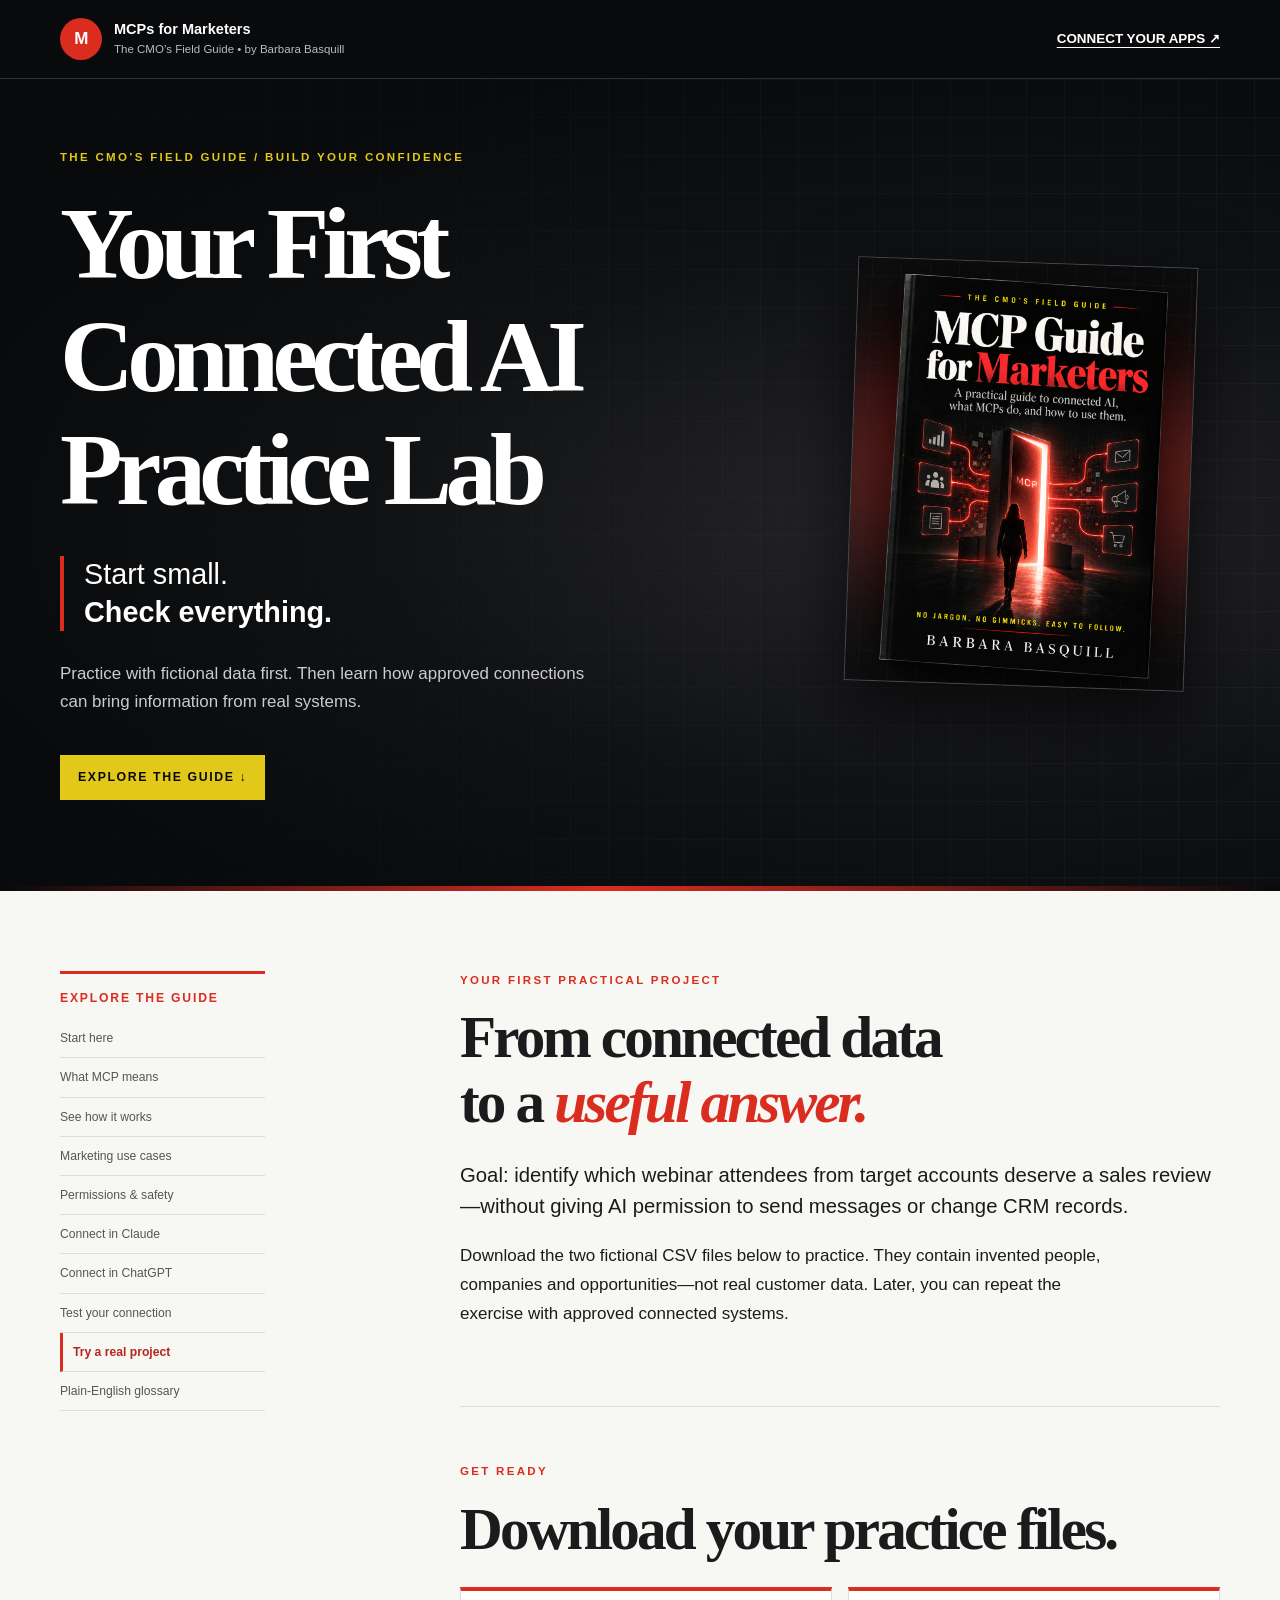
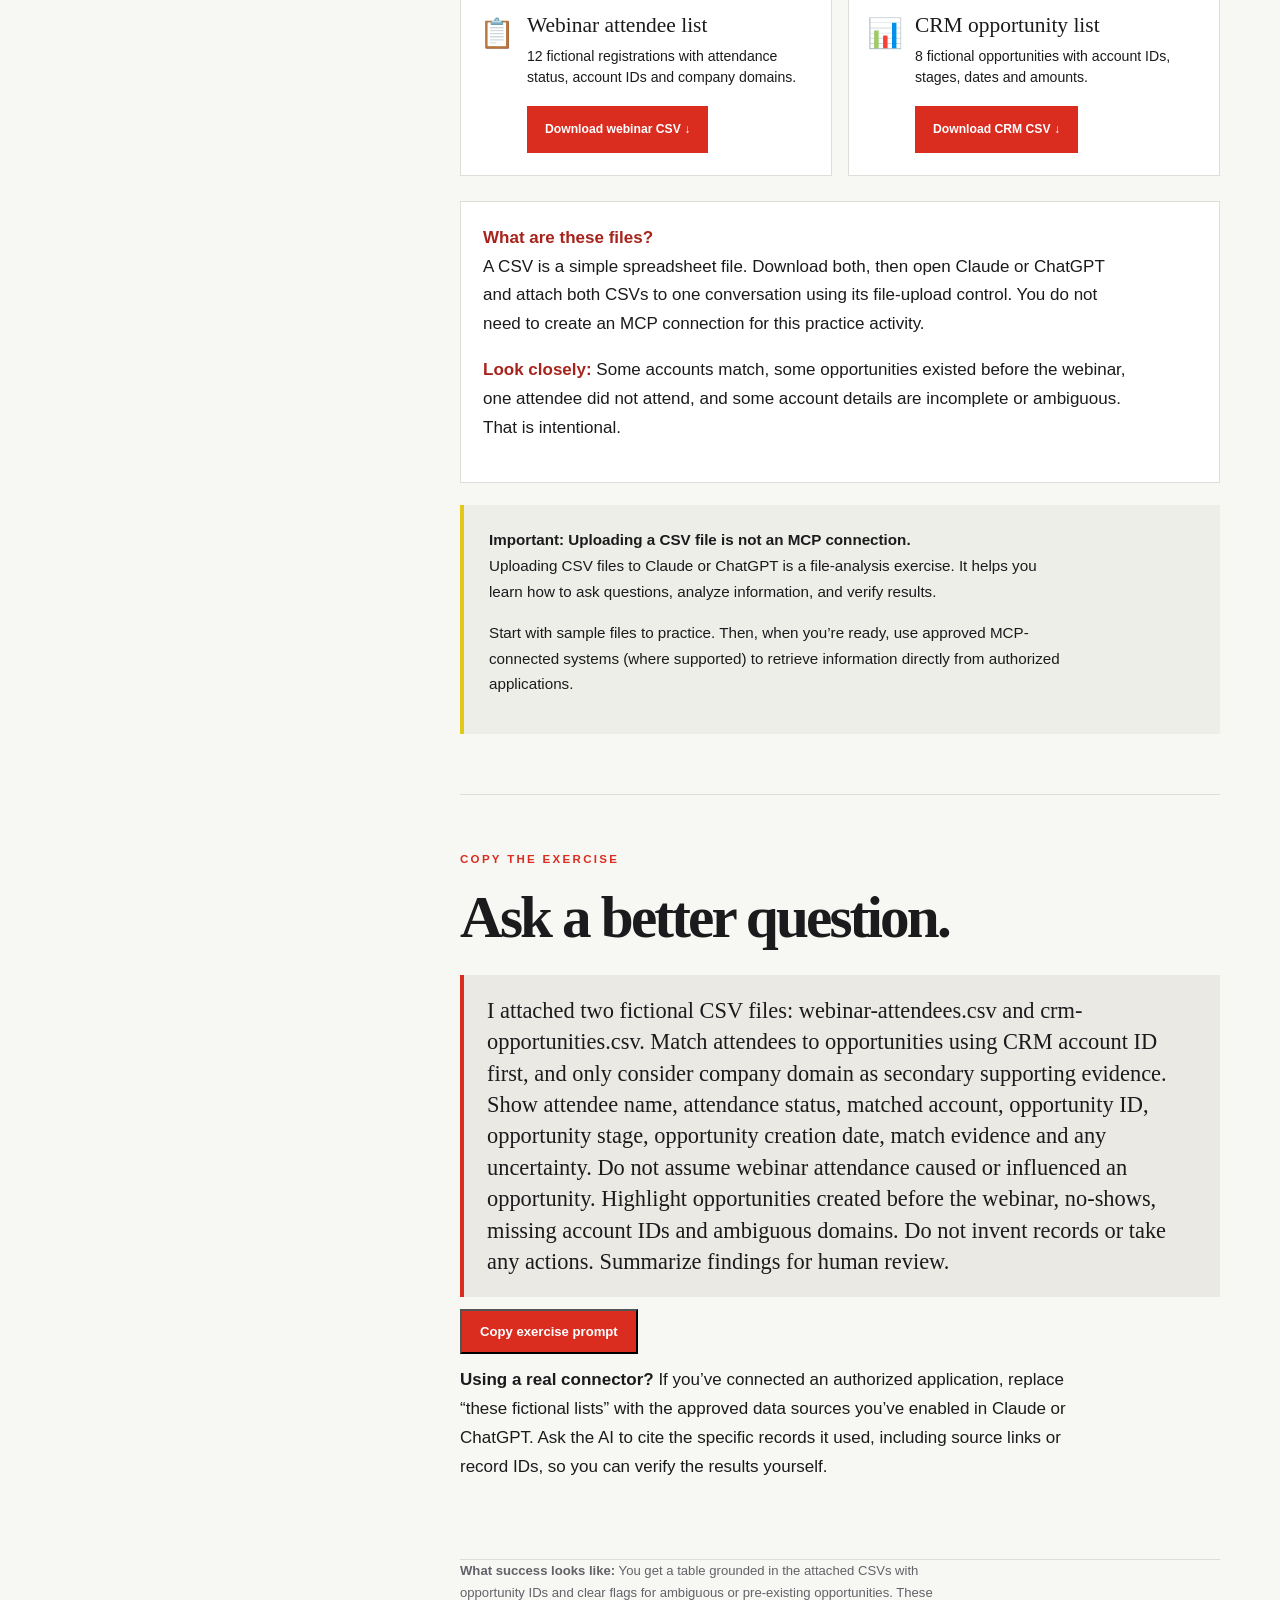
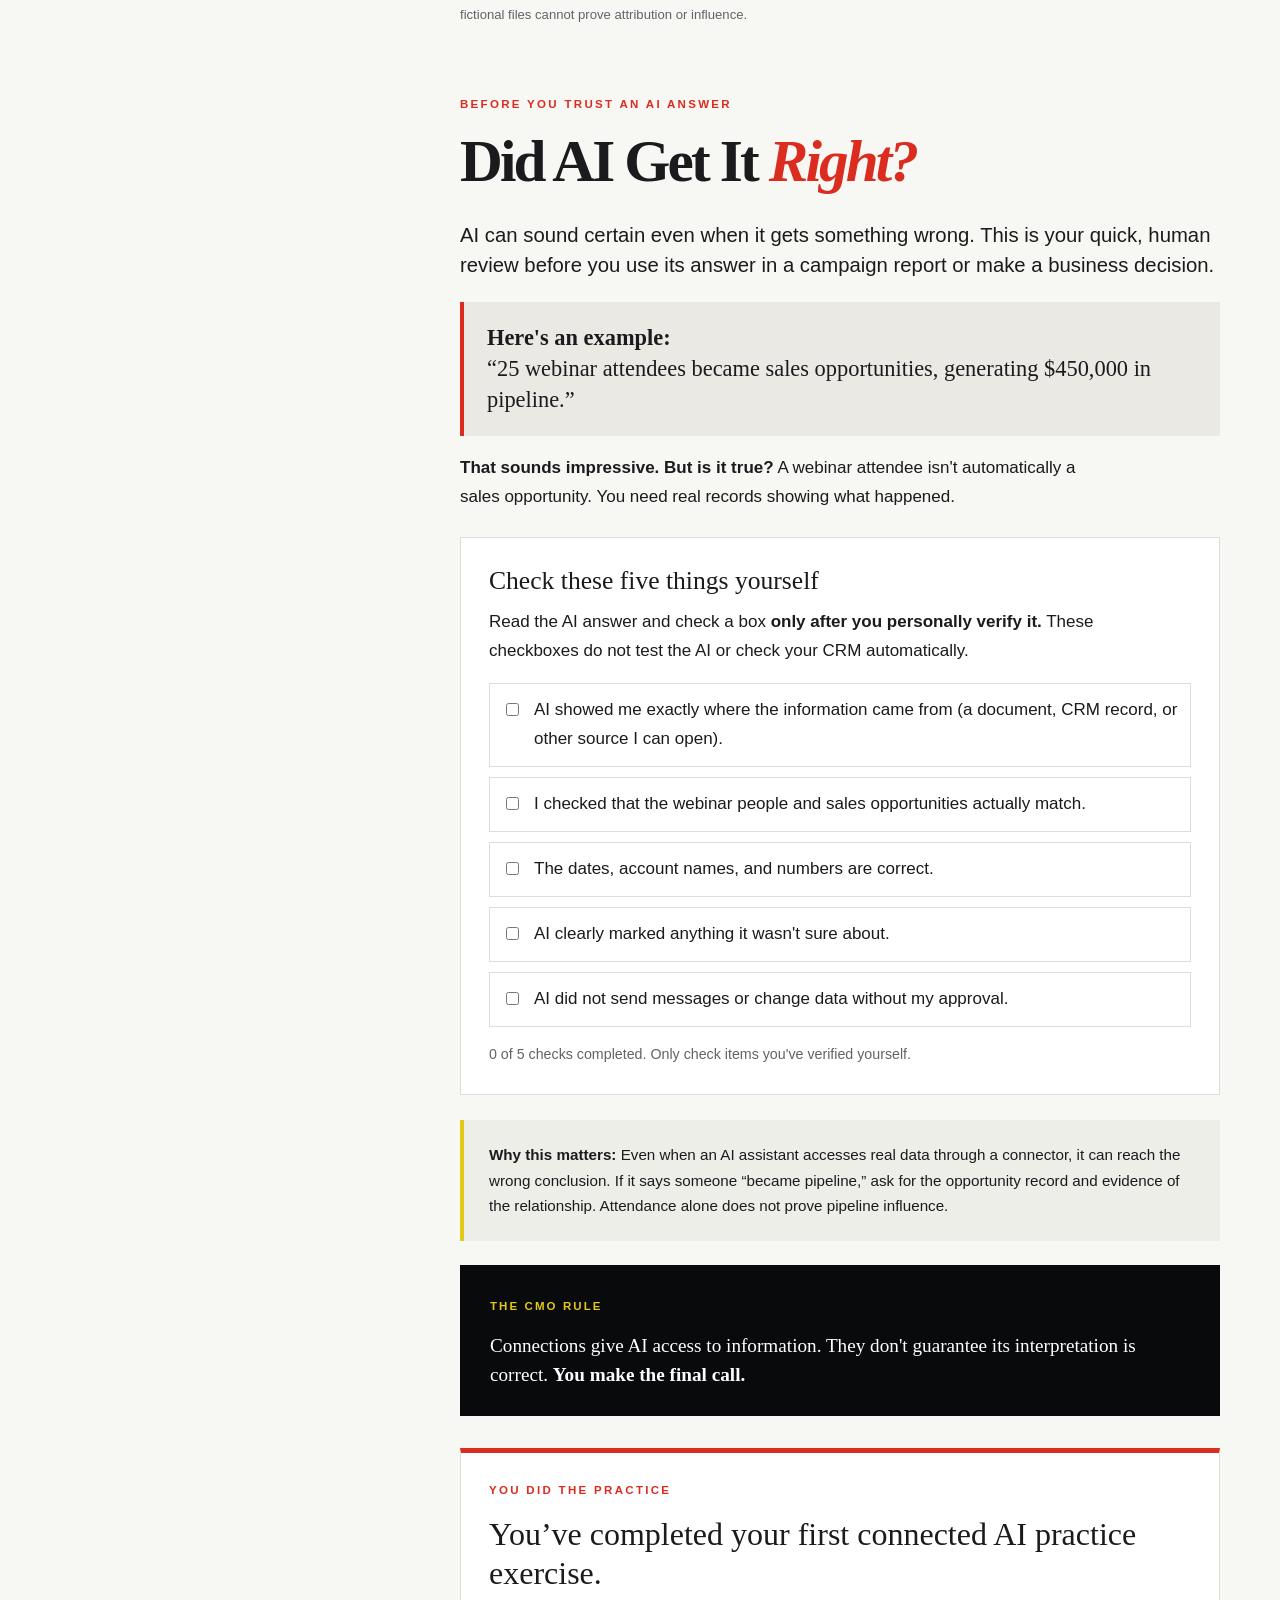
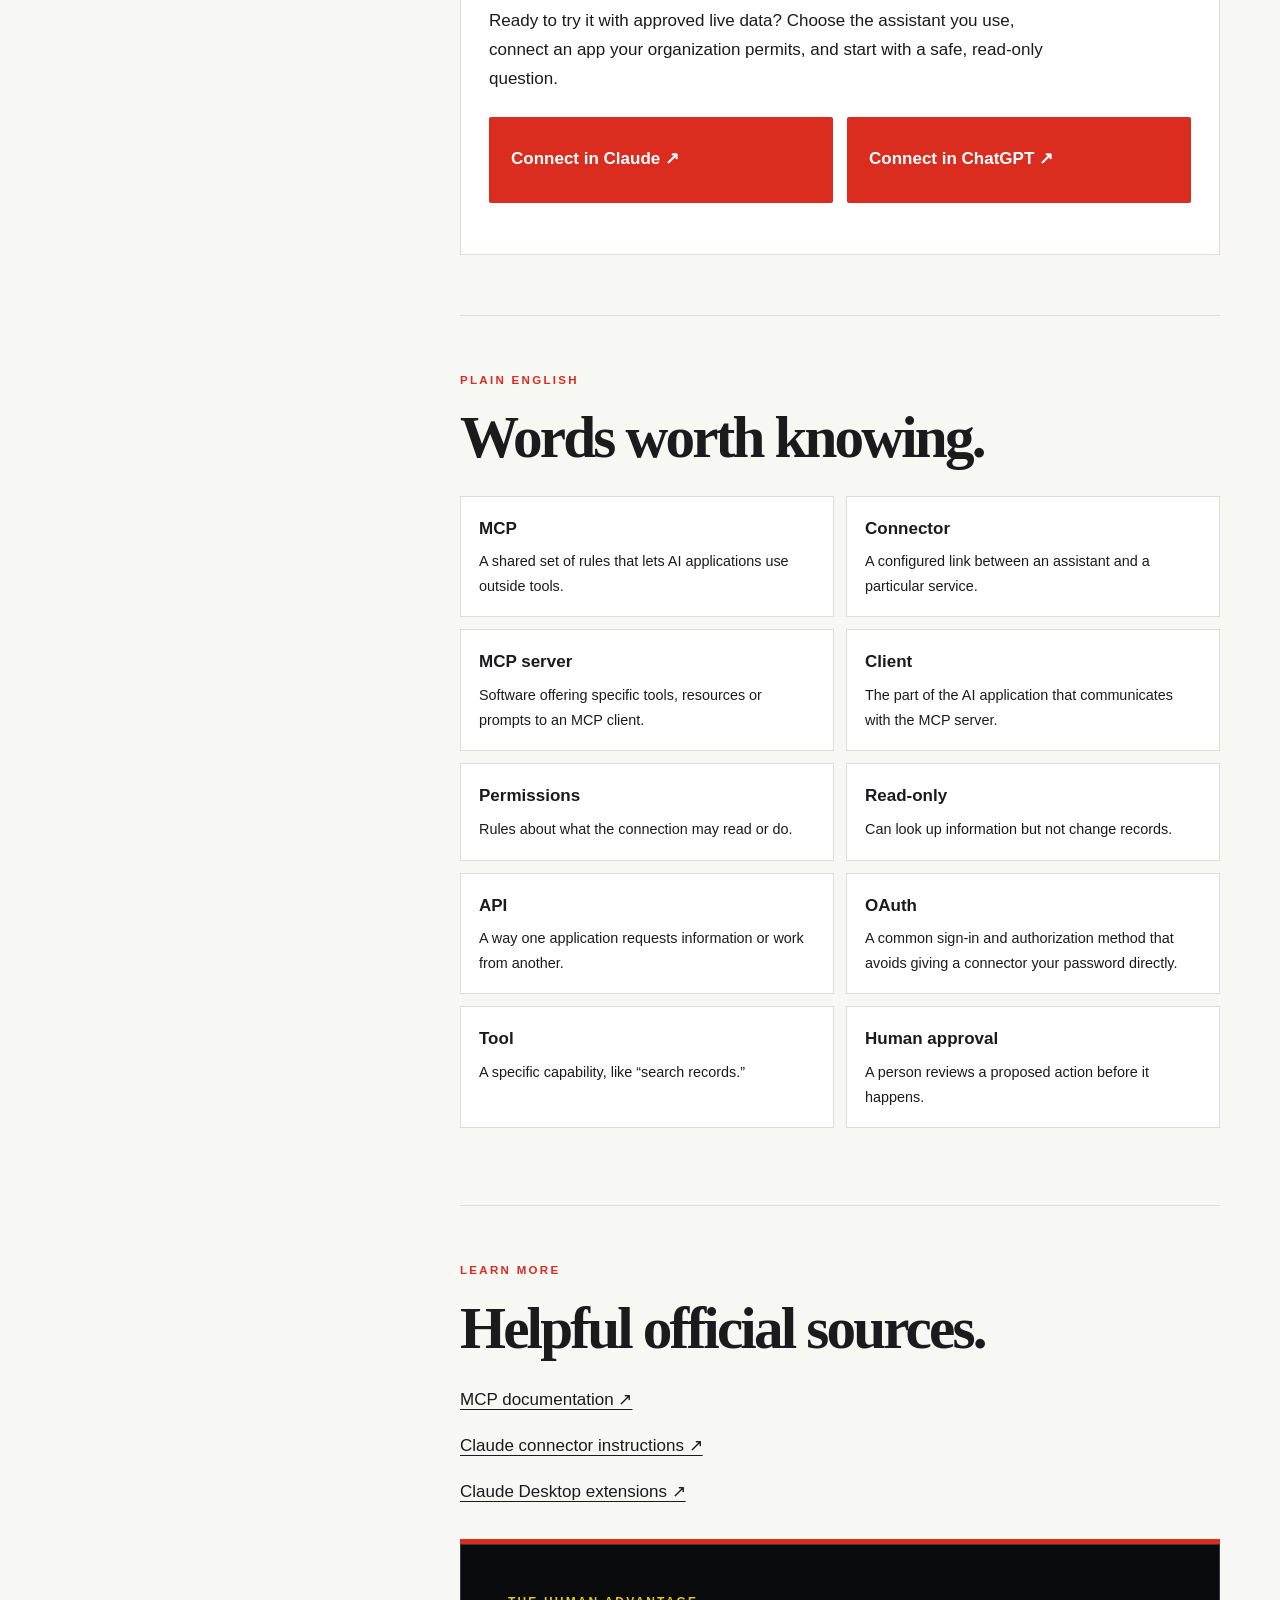
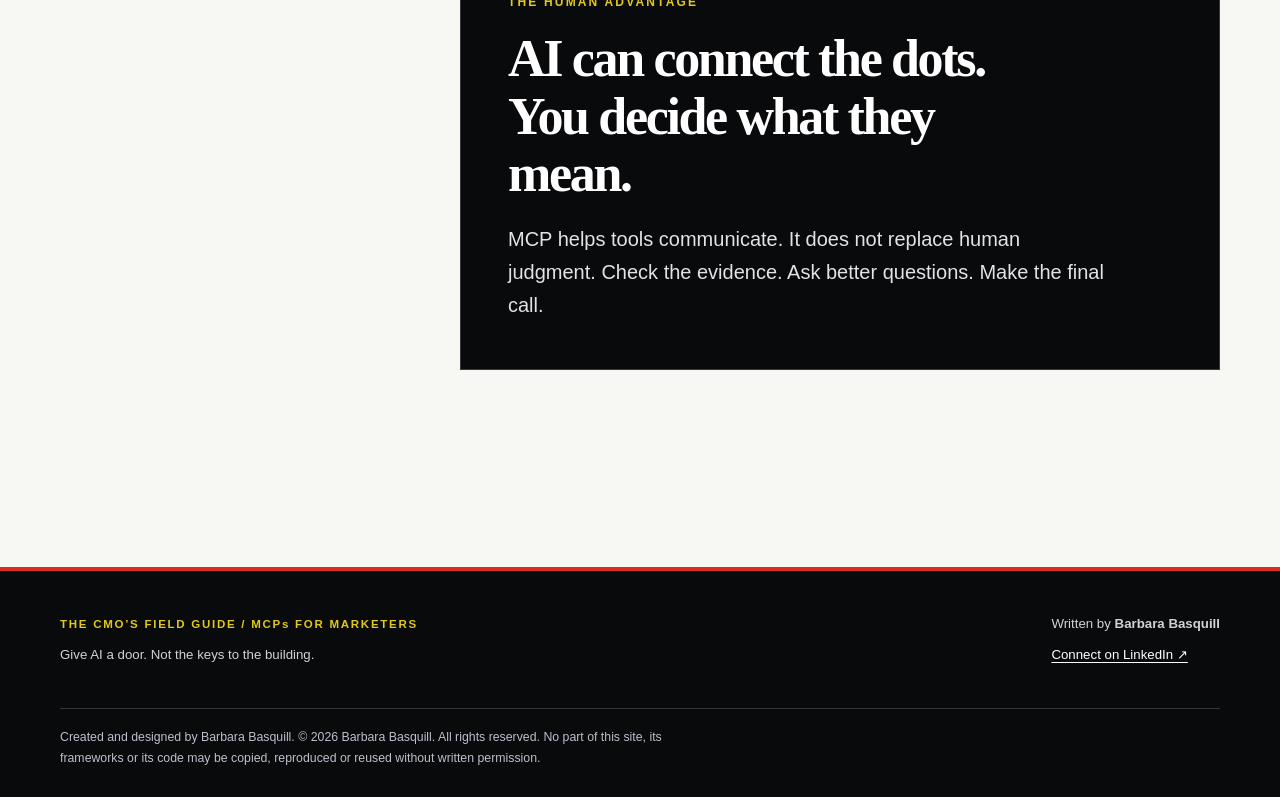
<file: starter-project.html>
<!DOCTYPE html>

<html lang="en"><head><meta charset="utf-8"/><meta content="width=device-width,initial-scale=1" name="viewport"/><meta content="#090a0c" name="theme-color"/><meta content="A complete, plain-English MCP guide for CMOs and marketers: see how connectors work, connect Claude safely, and try practical marketing projects." name="description"/><title>Your First Connected AI Practice Lab | MCPs for Marketers</title><link href="styles.css" rel="stylesheet"/><style>
/* Downloadable fictional practice-data cards */
.practice-downloads{display:grid;grid-template-columns:repeat(2,minmax(0,1fr));gap:16px;margin:25px 0}
.practice-download{display:flex;gap:12px;align-items:flex-start;background:#fff;border:1px solid var(--line);border-top:4px solid var(--red);padding:22px 18px}
.practice-file-icon{font-size:1.8rem;line-height:1.4}
.practice-download h3{font:1.34rem Georgia,serif;margin:0 0 8px}
.practice-download p{font-size:.88rem;line-height:1.5;margin:0 0 10px}
.practice-download .action-link{margin:8px 0 0;font-size:.76rem;text-align:center}
@media(max-width:680px){.practice-downloads{grid-template-columns:1fr}}
</style></head><body><a class="skip-link" href="#article">Skip to the guide</a><header class="site-header"><div class="shell header-inner"><a class="brand" href="index.html"><span aria-hidden="true" class="brand-mark">M</span><span><strong>MCPs for Marketers</strong><small>The CMO’s Field Guide • by Barbara Basquill</small></span></a><a class="header-link" href="connect.html">CONNECT YOUR APPS ↗</a></div></header><section class="hero"><div class="shell hero-grid"><div class="hero-copy"><p class="eyebrow">THE CMO’S FIELD GUIDE / BUILD YOUR CONFIDENCE</p><h1>Your First<br/><em>Connected AI</em><br/>Practice Lab</h1><p class="hero-deck">Start small.<br/><strong>Check everything.</strong></p><p class="hero-sub">Practice with fictional data first. Then learn how approved connections can bring information from real systems.</p><a class="hero-button" href="#article">EXPLORE THE GUIDE ↓</a></div><div aria-hidden="false" class="hero-art"><img alt="MCP Guide for Marketers book cover, by Barbara Basquill, depicting connected business tools through an illuminated MCP doorway" src="assets/mcp-guide-cover.png"/></div></div><div class="hero-rule"></div></section><main class="shell article-shell" id="article"><aside aria-label="Guide navigation" class="contents"><p>EXPLORE THE GUIDE</p><a href="index.html">Start here</a><a href="index.html#what">What MCP means</a><a href="index.html#diagram">See how it works</a><a href="index.html#examples">Marketing use cases</a><a href="index.html#safety">Permissions &amp; safety</a><a href="connect-claude.html">Connect in Claude</a><a href="connect-chatgpt.html">Connect in ChatGPT</a><a href="connect-claude.html#test">Test your connection</a><a aria-current="page" href="starter-project.html">Try a real project</a><a href="starter-project.html#glossary">Plain-English glossary</a></aside><article class="story"><section class="story-section intro"><p class="section-kicker">YOUR FIRST PRACTICAL PROJECT</p><h2>From connected data<br/>to a <em>useful answer.</em></h2><p class="lead">Goal: identify which webinar attendees from target accounts deserve a sales review—without giving AI permission to send messages or change CRM records.</p><p>Download the two fictional CSV files below to practice. They contain invented people, companies and opportunities—not real customer data. Later, you can repeat the exercise with approved connected systems.</p></section>
<section class="story-section" id="prepare"><p class="section-kicker">GET READY</p><h2>Download your practice files.</h2><div aria-label="Download fictional practice data" class="practice-downloads">
<article class="practice-download"><div aria-hidden="true" class="practice-file-icon">📋</div><div><h3>Webinar attendee list</h3><p>12 fictional registrations with attendance status, account IDs and company domains.</p><a class="action-link" download="" href="sample-data/webinar-attendees.csv">Download webinar CSV ↓</a></div></article>
<article class="practice-download"><div aria-hidden="true" class="practice-file-icon">📊</div><div><h3>CRM opportunity list</h3><p>8 fictional opportunities with account IDs, stages, dates and amounts.</p><a class="action-link" download="" href="sample-data/crm-opportunities.csv">Download CRM CSV ↓</a></div></article>
</div>
<div class="callout"><strong>What are these files?</strong><p>A CSV is a simple spreadsheet file. Download both, then open Claude or ChatGPT and attach both CSVs to one conversation using its file-upload control. You do not need to create an MCP connection for this practice activity.</p><p><strong>Look closely:</strong> Some accounts match, some opportunities existed before the webinar, one attendee did not attend, and some account details are incomplete or ambiguous. That is intentional.</p></div>
<div class="note"><strong>Important: Uploading a CSV file is not an MCP connection.</strong><p>Uploading CSV files to Claude or ChatGPT is a file-analysis exercise. It helps you learn how to ask questions, analyze information, and verify results.</p><p>Start with sample files to practice. Then, when you’re ready, use approved MCP-connected systems (where supported) to retrieve information directly from authorized applications.</p></div></section>
<section class="story-section" id="ask"><p class="section-kicker">COPY THE EXERCISE</p><h2>Ask a better question.</h2><div class="question" id="prompt">I attached two fictional CSV files: webinar-attendees.csv and crm-opportunities.csv. Match attendees to opportunities using CRM account ID first, and only consider company domain as secondary supporting evidence. Show attendee name, attendance status, matched account, opportunity ID, opportunity stage, opportunity creation date, match evidence and any uncertainty. Do not assume webinar attendance caused or influenced an opportunity. Highlight opportunities created before the webinar, no-shows, missing account IDs and ambiguous domains. Do not invent records or take any actions. Summarize findings for human review.</div><button class="action-link" onclick="navigator.clipboard?.writeText(document.getElementById('prompt').textContent).then(()=&gt;this.textContent='Copied!').catch(()=&gt;this.textContent='Select the prompt above to copy')" type="button">Copy exercise prompt</button><p><strong>Using a real connector?</strong> If you’ve connected an authorized application, replace “these fictional lists” with the approved data sources you’ve enabled in Claude or ChatGPT. Ask the AI to cite the specific records it used, including source links or record IDs, so you can verify the results yourself.</p></section><p class="fine-print"><strong>What success looks like:</strong> You get a table grounded in the attached CSVs with opportunity IDs and clear flags for ambiguous or pre-existing opportunities. These fictional files cannot prove attribution or influence.</p>
<section class="story-section" id="review">
<p class="section-kicker">BEFORE YOU TRUST AN AI ANSWER</p>
<h2>Did AI Get It <em>Right?</em></h2>
<p class="lead">AI can sound certain even when it gets something wrong. This is your quick, human review before you use its answer in a campaign report or make a business decision.</p>
<div class="question"><strong>Here's an example:</strong><br/>“25 webinar attendees became sales opportunities, generating $450,000 in pipeline.”</div>
<p style="margin-top:18px"><strong>That sounds impressive. But is it true?</strong> A webinar attendee isn't automatically a sales opportunity. You need real records showing what happened.</p>
<div class="checklist" style="margin-top:26px">
<h3>Check these five things yourself</h3>
<p>Read the AI answer and check a box <strong>only after you personally verify it.</strong> These checkboxes do not test the AI or check your CRM automatically.</p>
<div aria-label="Manual AI answer review checklist" id="review-checklist">
<label class="check-box"><input type="checkbox"/> <span>AI showed me exactly where the information came from (a document, CRM record, or other source I can open).</span></label>
<label class="check-box"><input type="checkbox"/> <span>I checked that the webinar people and sales opportunities actually match.</span></label>
<label class="check-box"><input type="checkbox"/> <span>The dates, account names, and numbers are correct.</span></label>
<label class="check-box"><input type="checkbox"/> <span>AI clearly marked anything it wasn't sure about.</span></label>
<label class="check-box"><input type="checkbox"/> <span>AI did not send messages or change data without my approval.</span></label>
</div>
<p aria-live="polite" id="review-progress" role="status" style="color:#626269;font-size:.89rem;margin:15px 0 0">0 of 5 checks completed. Only check items you've verified yourself.</p>
</div>
<div class="note"><strong>Why this matters:</strong> Even when an AI assistant accesses real data through a connector, it can reach the wrong conclusion. If it says someone “became pipeline,” ask for the opportunity record and evidence of the relationship. Attendance alone does not prove pipeline influence.</div>
<div class="rule" style="margin-top:24px"><span>THE CMO RULE</span><p>Connections give AI access to information. They don't guarantee its interpretation is correct. <strong>You make the final call.</strong></p></div>
<div class="completion-next" role="note"><p class="section-kicker">YOU DID THE PRACTICE</p><h3>You’ve completed your first connected AI practice exercise.</h3><p>Ready to try it with approved live data? Choose the assistant you use, connect an app your organization permits, and start with a safe, read-only question.</p><div class="next-choice-grid"><a href="connect-claude.html">Connect in Claude ↗</a><a href="connect-chatgpt.html">Connect in ChatGPT ↗</a></div></div></section>
<section class="story-section" id="glossary"><p class="section-kicker">PLAIN ENGLISH</p><h2>Words worth knowing.</h2><dl class="gloss"><div><dt>MCP</dt><dd>A shared set of rules that lets AI applications use outside tools.</dd></div><div><dt>Connector</dt><dd>A configured link between an assistant and a particular service.</dd></div><div><dt>MCP server</dt><dd>Software offering specific tools, resources or prompts to an MCP client.</dd></div><div><dt>Client</dt><dd>The part of the AI application that communicates with the MCP server.</dd></div><div><dt>Permissions</dt><dd>Rules about what the connection may read or do.</dd></div><div><dt>Read-only</dt><dd>Can look up information but not change records.</dd></div><div><dt>API</dt><dd>A way one application requests information or work from another.</dd></div><div><dt>OAuth</dt><dd>A common sign-in and authorization method that avoids giving a connector your password directly.</dd></div><div><dt>Tool</dt><dd>A specific capability, like “search records.”</dd></div><div><dt>Human approval</dt><dd>A person reviews a proposed action before it happens.</dd></div></dl></section><section class="story-section last"><p class="section-kicker">LEARN MORE</p><h2>Helpful official sources.</h2><p><a href="https://modelcontextprotocol.io/docs/getting-started/intro" rel="noopener" target="_blank">MCP documentation ↗</a></p><p><a href="https://support.claude.com/en/articles/11176164-use-connectors-to-extend-claude-s-capabilities" rel="noopener" target="_blank">Claude connector instructions ↗</a></p><p><a href="https://support.claude.com/en/articles/10949351-getting-started-with-local-mcp-servers-on-claude-desktop" rel="noopener" target="_blank">Claude Desktop extensions ↗</a></p><div class="closing-message" role="note"><span class="closing-eyebrow">THE HUMAN ADVANTAGE</span><h3>AI can connect the dots. You decide what they mean.</h3><p>MCP helps tools communicate. It does not replace human judgment. Check the evidence. Ask better questions. Make the final call.</p></div></section></article></main><footer><div class="shell footer-inner"><div class="footer-project"><span>THE CMO’S FIELD GUIDE / MCPs FOR MARKETERS</span><p>Give AI a door. Not the keys to the building.</p></div><div class="footer-author"><p>Written by <strong>Barbara Basquill</strong></p><a href="https://www.linkedin.com/in/enterprisemarketing/" rel="noopener noreferrer" target="_blank">Connect on LinkedIn ↗</a></div></div><div class="shell footer-copyright"><p>Created and designed by Barbara Basquill. © 2026 Barbara Basquill. All rights reserved. No part of this site, its frameworks or its code may be copied, reproduced or reused without written permission.</p></div></footer><script defer="True" src="guide.js"></script><script>
document.addEventListener('change', function (event) {
  if (!event.target.matches('#review-checklist input[type="checkbox"]')) return;
  const boxes = [...document.querySelectorAll('#review-checklist input[type="checkbox"]')];
  const checked = boxes.filter(b => b.checked).length;
  const progress = document.getElementById('review-progress');
  progress.textContent = checked === boxes.length
    ? 'All five checks completed. You have reviewed the answer; use your judgment before acting.'
    : `${checked} of ${boxes.length} checks completed. Only check items you have verified yourself.`;
});
</script></body></html>
</file>
<file: styles.css>
:root{--black:#090a0c;--charcoal:#141518;--paper:#f7f7f3;--white:#fff;--red:#db2c20;--yellow:#e2c818;--ink:#1b1b1d;--muted:#626269;--line:#deded8}*{box-sizing:border-box}html{scroll-behavior:smooth}body{margin:0;background:var(--paper);color:var(--ink);font:17px/1.7 Inter,ui-sans-serif,-apple-system,BlinkMacSystemFont,"Segoe UI",sans-serif}a{color:inherit;text-underline-offset:4px}a:focus-visible{outline:3px solid var(--yellow);outline-offset:4px}.shell{width:min(1160px,calc(100% - 48px));margin-inline:auto}.skip-link{position:absolute;left:16px;top:-80px;background:var(--yellow);color:var(--black);padding:8px 15px;z-index:30}.skip-link:focus{top:12px}.site-header{background:var(--black);color:white;border-bottom:1px solid #303033}.header-inner{min-height:78px;display:flex;align-items:center;justify-content:space-between;gap:24px}.brand{display:flex;align-items:center;gap:12px;text-decoration:none;line-height:1.2}.brand-mark{display:grid;place-items:center;width:42px;height:42px;border-radius:50%;background:var(--red);font-weight:900;letter-spacing:-.04em}.brand strong,.brand small{display:block}.brand strong{font-size:.91rem}.brand small{margin-top:4px;color:#babac0;font-size:.72rem}.header-link{font-size:.84rem;font-weight:750}.hero{position:relative;overflow:hidden;color:white;background:radial-gradient(ellipse at 75% 55%,#27272a 0%,#101113 44%,var(--black) 76%)}.hero:before{content:"";position:absolute;inset:0;opacity:.16;background-image:linear-gradient(#494949 1px,transparent 1px),linear-gradient(90deg,#494949 1px,transparent 1px);background-size:38px 38px;mask-image:linear-gradient(to right,transparent,#000)}.hero-grid{position:relative;display:grid;grid-template-columns:1.35fr .8fr;align-items:center;gap:clamp(36px,7vw,90px);min-height:650px;padding:70px 0 86px}.eyebrow,.section-kicker{font-size:.72rem;font-weight:900;letter-spacing:.2em}.eyebrow{color:var(--yellow)}.eyebrow span{color:var(--red);padding:0 10px}h1,h2,h3,p{margin-top:0}h1,h2,h3{line-height:1.1}h1{font-family:Georgia,"Times New Roman",serif;font-size:clamp(3.8rem,8vw,7.1rem);letter-spacing:-.065em;margin:22px 0 30px}h1 em{font-style:normal}h1 .red{color:var(--red)}.hero-deck{border-left:4px solid var(--red);padding-left:20px;font-size:clamp(1.3rem,2.5vw,1.8rem);line-height:1.3}.hero-sub{max-width:540px;color:#cbcbd0;line-height:1.65}.hero-button{display:inline-flex;align-items:center;gap:25px;margin-top:22px;background:var(--yellow);color:var(--black);padding:12px 18px;text-decoration:none;font-size:.77rem;font-weight:900;letter-spacing:.13em}.hero-button:hover{background:#f2db3e}.hero-art{position:relative;max-width:340px;justify-self:center;transform:rotate(2deg)}.hero-art img{display:block;position:relative;width:100%;height:auto;border:1px solid #4b4b4b;box-shadow:0 28px 80px #000b}.art-halo{position:absolute;inset:25% -20%;background:var(--red);filter:blur(65px);opacity:.29}.hero-rule{height:5px;background:linear-gradient(90deg,var(--black) 0%,var(--red) 47%,var(--black) 100%)}.article-shell{display:grid;grid-template-columns:205px minmax(0,760px);justify-content:space-between;gap:65px;padding-top:80px;padding-bottom:105px}.contents{position:sticky;top:30px;align-self:start;border-top:3px solid var(--red);padding-top:15px;font-size:.76rem;line-height:1.5}.contents p{font-weight:900;letter-spacing:.15em;color:var(--red)}.contents a{display:block;padding:10px 0;color:#55555a;text-decoration:none;border-bottom:1px solid var(--line)}.contents a:hover{color:var(--red)}.story-section{scroll-margin-top:25px;padding:55px 0 60px;border-bottom:1px solid var(--line)}.intro{padding-top:0}.story-section.last{border-bottom:0}.section-kicker{color:var(--red);margin-bottom:15px}h2{font-family:Georgia,"Times New Roman",serif;font-size:clamp(2.2rem,5vw,3.7rem);letter-spacing:-.048em;margin-bottom:25px}h2 em{font-style:italic;color:var(--red)}.story p{max-width:68ch}.lead{font-size:1.27rem;line-height:1.52}.pullquote{display:flex;gap:10px;margin:32px 0 0;padding:24px 28px;background:var(--black);color:white;border-left:5px solid var(--red)}.pullquote>span{color:var(--red);font:4rem/1 Georgia,serif}.pullquote p{margin:6px 0 0;font:1.25rem/1.46 Georgia,serif}.question{background:#eae9e4;border-left:4px solid var(--red);padding:20px 23px;font:1.4rem/1.4 Georgia,serif}.compare{display:grid;grid-template-columns:1fr 1fr;gap:14px;margin:17px 0 25px}.compare>div{background:white;border:1px solid var(--line);padding:22px}.compare p{margin:12px 0 0;font-size:.94rem}.tag{color:var(--muted);font-size:.65rem;font-weight:900;letter-spacing:.16em}.tag-red{color:var(--red)}.steps{list-style:none;padding:0;margin:0 0 30px}.steps li{display:flex;gap:20px;padding:18px 0;border-bottom:1px solid var(--line)}.steps li>span{flex:none;color:var(--red);font-size:.77rem;font-weight:900;letter-spacing:.1em}.steps strong{display:block;line-height:1.4}.steps p{margin:4px 0 0;font-size:.94rem;color:#515157}.note{background:#eeeee9;padding:22px 25px;font-size:.95rem;border-left:4px solid var(--yellow)}.use-cases{display:grid;grid-template-columns:1fr 1fr;gap:13px;margin:23px 0}.use-case{padding:23px 23px 18px;background:white;border:1px solid var(--line);border-top:3px solid var(--red)}.use-case>span{color:var(--red);font-size:.69rem;font-weight:900;letter-spacing:.16em}.use-case h3{font:1.35rem/1.18 Georgia,serif;margin:15px 0}.use-case p{font-size:.88rem;line-height:1.5;margin:8px 0}.fine-print{font-size:.82rem;color:var(--muted)}.checklist{background:white;border:1px solid var(--line);padding:28px;margin:25px 0}.checklist h3{font:1.6rem Georgia,serif;margin:0 0 12px}.checklist ul{padding-left:22px;margin:0}.checklist li{padding:8px 0}.checklist li::marker{color:var(--red)}.rule{background:var(--black);color:white;padding:26px 30px}.rule span{color:var(--yellow);font-size:.72rem;font-weight:900;letter-spacing:.18em}.rule p{font:1.2rem/1.5 Georgia,serif;margin:12px 0 0}.cta{display:flex;flex-direction:column;gap:4px;padding:25px 28px;margin-top:26px;background:var(--red);color:white;text-decoration:none}.cta:hover{background:#b62319}.cta>span{font-size:.7rem;font-weight:900;letter-spacing:.17em}.cta strong{font:1.55rem Georgia,serif}.sources{font-size:.81rem;color:#606066;border-top:1px solid var(--line);padding-top:20px}.sources a{color:#a92219}.footer-inner{display:flex;justify-content:space-between;gap:28px;padding:42px 0}.footer-inner span{color:var(--yellow);font-size:.72rem;font-weight:900;letter-spacing:.15em}.footer-inner p{margin:8px 0 0}.footer-inner a{color:white}footer{background:var(--black);color:#d3d3d7;border-top:4px solid var(--red);font-size:.83rem}@media(max-width:850px){.hero-grid{grid-template-columns:1fr;min-height:auto}.hero-art{max-width:250px;justify-self:start}.article-shell{display:block;padding-top:45px}.contents{position:static;display:flex;flex-wrap:wrap;gap:0 15px;padding-bottom:20px}.contents p{width:100%;margin-bottom:5px}.contents a{font-size:.72rem}.story-section{padding:45px 0}}@media(max-width:600px){.shell{width:min(100% - 34px,1160px)}.header-link,.brand small{display:none}.hero-grid{padding:54px 0 60px;gap:36px}.hero-art{max-width:210px}.compare,.use-cases{grid-template-columns:1fr}.footer-inner{flex-direction:column}h1{font-size:clamp(3.4rem,13vw,5rem)}}@media(prefers-reduced-motion:reduce){html{scroll-behavior:auto}}@media print{.site-header,.contents,.hero-button,.cta,footer{display:none}.hero{color:black;background:white}.hero-grid{min-height:0;padding:0}.hero-art{display:none}.article-shell{display:block;padding:0}.story-section{break-inside:avoid}.pullquote,.rule{print-color-adjust:exact}}

/* Standalone field guide enhancements; original editorial palette and typography retained */
.hero-grid{min-height:455px}.hero-art{width:320px;max-width:100%;aspect-ratio:1;transform:none;display:flex;align-items:center;justify-content:center}.diagram-badge{width:230px;height:230px;border:2px solid var(--red);border-radius:26px;background:linear-gradient(140deg,#28282b,#090a0c);display:flex;flex-direction:column;align-items:center;justify-content:center;box-shadow:0 0 65px #db2c2044}.diagram-badge strong{font:5.5rem Georgia,serif;color:var(--yellow);line-height:1}.diagram-badge span{color:white;font-weight:800;letter-spacing:.14em;font-size:.72rem}.eyebrow{line-height:1.5}.contents a[aria-current="page"]{color:var(--red);font-weight:900}.story-section{scroll-margin-top:30px}.topic-list{list-style:none;padding:0}.topic-list li{margin:12px 0;padding:16px 19px;background:white;border-left:3px solid var(--red)}.flowchart{background:#101113;color:white;border-radius:12px;padding:27px;margin:28px 0}.flow-step{background:#24252a;border:1px solid #505158;border-radius:9px;text-align:center;padding:17px 12px}.flow-step b{display:block;color:white}.flow-step small{display:block;color:#cfd0d4}.flow-arrow{text-align:center;color:var(--yellow);font-size:1.7rem;line-height:1.5}.flow-systems{display:grid;grid-template-columns:repeat(3,1fr);gap:9px}.flow-systems .flow-step{font-size:.84rem}.flow-caption{color:#bdbec4;font-size:.77rem;margin:16px 0 0!important;text-align:center}.callout{border:1px solid var(--line);background:white;padding:22px;margin:22px 0}.callout strong{color:#a7231b}.action-link{display:inline-block;padding:13px 18px;background:var(--red);color:white;text-decoration:none;font-size:.82rem;font-weight:900;margin:12px 0}.action-link:hover{background:#a9241e}.steps-plain{counter-reset:step;list-style:none;padding:0}.steps-plain li{position:relative;padding:20px 20px 20px 56px;background:white;border:1px solid var(--line);margin:12px 0}.steps-plain li:before{counter-increment:step;content:counter(step);position:absolute;top:18px;left:17px;display:grid;place-items:center;background:var(--yellow);width:27px;height:27px;border-radius:50%;font-size:.82rem;font-weight:900}.steps-plain li p{margin:6px 0 0}.gloss{display:grid;grid-template-columns:repeat(2,minmax(0,1fr));gap:12px}.gloss>div{background:white;border:1px solid var(--line);padding:18px}.gloss dt{font-weight:900}.gloss dd{margin:6px 0 0;font-size:.9rem}.page-links{display:flex;flex-wrap:wrap;gap:12px;margin:22px 0}.page-links a{background:var(--black);color:#fff;padding:12px 16px;text-decoration:none;font-weight:800;font-size:.84rem}.page-links a:hover{background:var(--red)}.crumb{font-size:.8rem;margin:24px 0;color:var(--muted)}.check-box{display:flex;gap:12px;align-items:flex-start;background:white;border:1px solid var(--line);padding:12px;margin:10px 0}.check-box input{margin-top:7px;accent-color:#bc2b23}.print-note{font-size:.8rem;color:var(--muted)}.hero-sub{font-size:1.06rem}.footer-inner{align-items:center}.sources{margin-top:45px}.key-term{background:#f1ebc9;padding:0 3px}.mini-label{font-size:.75rem;font-weight:900;letter-spacing:.12em;color:var(--red)}
@media(max-width:600px){.flow-systems{grid-template-columns:1fr}.gloss{grid-template-columns:1fr}.hero-art{display:none}.steps-plain li{padding-left:52px}}

/* Full guide: accessible navigation, book cover and teaching visuals */
.hero-art{width:auto;max-width:340px;height:auto;aspect-ratio:auto;transform:rotate(2deg);display:block}.hero-art img{width:100%;border:1px solid #48484b;box-shadow:0 25px 75px #000b}.hero-grid{grid-template-columns:1.35fr .8fr;min-height:600px}.contents a[aria-current="page"]{color:#b5271e;font-weight:900;border-left:3px solid var(--red);padding-left:10px}.quick-map{margin:24px 0;padding:22px;background:#fff;border:1px solid var(--line)}.quick-map>strong{font:1.25rem Georgia,serif}.quick-cards{display:grid;grid-template-columns:repeat(2,1fr);gap:9px;margin-top:14px}.quick-cards a{display:block;padding:16px;background:#f0efeb;color:#252525;text-decoration:none;border-left:3px solid var(--red);font-size:.86rem;font-weight:800}.quick-cards a:hover{background:#f5e9dc}.diagram-explainer{font-weight:650}.mini-diagram{margin:30px 0;background:#101113;border-radius:12px;padding:24px;color:#fff}.mini-diagram figcaption{font:1.35rem Georgia,serif;margin-bottom:18px}.diagram-track{display:flex;gap:12px;align-items:center}.diagram-node{background:#222429;border:1px solid #47474f;border-radius:9px;padding:16px;flex:1;text-align:center;min-width:0}.diagram-node strong,.diagram-node small{display:block}.diagram-node small{color:#d1d1d4;margin-top:6px}.node-icon{font-size:1.7rem}.diagram-link{color:var(--yellow);font-size:1.8rem}.interface-map{display:flex;align-items:center;flex-wrap:wrap;gap:10px;background:#101113;color:#fff;padding:20px;margin:24px 0;border-radius:8px}.interface-map div{padding:12px;background:#303137;border-radius:6px}.interface-map span{color:var(--yellow)}.action-steps article{display:grid;grid-template-columns:64px 1fr;gap:15px;background:#fff;border:1px solid var(--line);padding:24px;margin:14px 0}.action-icon{font-size:2rem}.action-steps h3{font:1.5rem Georgia,serif;margin-bottom:9px}.action-steps p{margin-bottom:8px}.expected{font-size:.85rem;color:#525258;border-left:3px solid var(--yellow);padding-left:10px}.prompt-card{border:2px solid #dfdcd5;background:#fff;padding:22px}.copy-button{border:0;padding:12px 18px;background:#db2c20;color:white;font-weight:900;cursor:pointer}.copy-button:focus-visible,a:focus-visible{outline:3px solid #dba900;outline-offset:3px}
@media(max-width:850px){.hero-grid{grid-template-columns:1fr;min-height:auto}.hero-art{max-width:280px;justify-self:center}}@media(max-width:600px){.hero-art{display:block;max-width:220px}.quick-cards{grid-template-columns:1fr}.diagram-track{flex-direction:column}.diagram-node{width:100%;box-sizing:border-box}.diagram-link{transform:rotate(90deg)}.action-steps article{grid-template-columns:1fr}}

/* Consistent author and rights statement across every guide page */
.footer-copyright{border-top:1px solid #343439;padding:18px 0 28px;color:#bbc0cb;}
.footer-copyright p{font-size:.77rem;line-height:1.7;margin:0;max-width:90ch;}
.footer-author p{margin:0 0 8px;}
.footer-author a{text-underline-offset:3px;}
@media(max-width:600px){.footer-copyright{padding-bottom:26px}.footer-copyright p{font-size:.75rem}}

/* Workflow hero art for app-connection pages */
.workflow-art{max-width:460px;transform:none;justify-self:center}
.workflow-art img{width:100%;border:0;border-radius:14px;box-shadow:0 26px 80px rgba(0,0,0,.48)}
@media(max-width:850px){.workflow-art{max-width:360px}}
@media(max-width:600px){.workflow-art{max-width:260px}}

/* Enlarged, matching Connected Apps diagrams for the tutorial hero panels. */
.hero-grid:has(.workflow-art){grid-template-columns:minmax(0,1.05fr) minmax(0,1fr);gap:clamp(28px,4vw,65px)}
.workflow-art{max-width:100%;width:100%;transform:none;justify-self:stretch}
.workflow-art img{width:100%;height:auto;display:block;border:1px solid #44464a;border-radius:10px;box-shadow:0 20px 56px #0009}
@media(max-width:850px){.hero-grid:has(.workflow-art){grid-template-columns:1fr}.workflow-art{max-width:560px;justify-self:center}}
@media(max-width:600px){.workflow-art{max-width:100%}}

/* Equal choices for Claude and ChatGPT on the homepage */
.connect-choice-grid{display:grid;grid-template-columns:repeat(2,minmax(0,1fr));gap:16px;margin-top:24px}
.connect-choice-grid .cta{margin:0;min-height:148px;justify-content:center;gap:10px}
.connect-choice-grid .cta small{font-size:.83rem;line-height:1.45;color:#fff;opacity:.9}
@media(max-width:650px){.connect-choice-grid{grid-template-columns:1fr}}

/* High-impact editorial closing message */
.closing-message{background:#090a0c;color:#fff;border-top:5px solid #db2c20;padding:clamp(28px,5vw,48px);margin:32px 0;box-shadow:inset 0 0 0 1px #38383e}
.closing-eyebrow{display:block;color:#e2c818;font-weight:900;font-size:.75rem;letter-spacing:.18em;margin-bottom:18px}
.closing-message h3{font-family:Georgia,"Times New Roman",serif;font-size:clamp(2rem,4.6vw,3.25rem);line-height:1.11;letter-spacing:-.045em;margin:0 0 20px;max-width:20ch}
.closing-message p{color:#e3e3e7;font-size:clamp(1.05rem,1.8vw,1.25rem);line-height:1.65;margin:0;max-width:54ch}

/* Beginner connector examples: recognizable icons and larger labels */
#connector-examples .callout{padding:25px 27px;margin:22px 0 28px;border:1px solid #dddcd5;border-left:5px solid #db2c20;background:#fff}
.connector-heading{display:flex;align-items:center;gap:17px;margin-bottom:17px}
.connector-heading img{display:block;width:64px;height:64px;flex:none;border:1px solid #e4e4e0;border-radius:14px;background:white;object-fit:contain}
.connector-heading-copy{min-width:0}
.connector-kind{color:#ad241b;font-size:.75rem;font-weight:850;letter-spacing:.09em;text-transform:uppercase;margin:0 0 3px!important;line-height:1.5}
.connector-name{font-size:1.28rem;font-weight:800;color:#16171a;margin:0!important;line-height:1.25}
#connector-examples .callout h3{font:700 1.65rem/1.22 Georgia,serif;margin:7px 0 17px}
#connector-examples .callout .prompt-card{margin:12px 0 0}
@media(max-width:600px){#connector-examples .callout{padding:18px}.connector-heading{gap:12px}.connector-heading img{width:52px;height:52px}.connector-name{font-size:1.13rem}.connector-kind{font-size:.67rem}}

/* Larger, featured book cover on the homepage only. Connector page artwork is unchanged. */
.hero-grid:has(.homepage-book-art){grid-template-columns:minmax(0,1.08fr) minmax(0,.92fr);gap:clamp(18px,4vw,58px)}
.homepage-book-art{width:100%;max-width:475px;justify-self:center;transform:rotate(2deg)}
.homepage-book-art img{width:100%;height:auto;display:block}
@media(max-width:850px){.hero-grid:has(.homepage-book-art){grid-template-columns:1fr}.homepage-book-art{width:min(100%,390px);max-width:390px;justify-self:center}}
@media(max-width:600px){.homepage-book-art{width:min(100%,310px);max-width:310px}}

/* Guided next steps and assistant choice */
.next-choice-grid{display:grid;grid-template-columns:repeat(2,minmax(0,1fr));gap:14px;margin:23px 0}
.next-choice-grid a{display:flex;flex-direction:column;justify-content:center;gap:8px;min-height:86px;background:#db2c20;color:#fff;text-decoration:none;padding:20px 22px;font-weight:800;border-radius:2px}
.next-choice-grid a:hover,.next-choice-grid a:focus-visible{background:#a92118}
.next-choice-grid a span{font-size:.85rem;font-weight:400;line-height:1.5}
.completion-next{padding:28px;margin-top:32px;border:1px solid #e3dad3;border-top:5px solid #db2c20;background:#fff}
.completion-next h3{font:clamp(1.5rem,3vw,2rem)/1.2 Georgia,serif;margin:8px 0 15px}
.completion-next p{max-width:62ch}
.connection-landing-grid{margin:35px 0}
@media(max-width:650px){.next-choice-grid{grid-template-columns:1fr}}

/* Matching Claude and ChatGPT tutorial cards */
.connect-choice-grid .cta {
  position: relative;
  display: grid;
  grid-template-rows: auto 1fr auto;
  align-items: start;
  gap: 12px;
  min-height: 190px;
  padding: 28px 30px;
  padding-right: 52px;
  box-sizing: border-box;
}

.connect-choice-grid .cta > span:first-child {
  font-size: 0.75rem;
  font-weight: 800;
  letter-spacing: 0.1em;
  line-height: 1.4;
}

.connect-choice-grid .cta strong {
  align-self: center;
  font-family: Georgia, serif;
  font-size: clamp(1.35rem, 2vw, 1.65rem);
  line-height: 1.2;
}

.connect-choice-grid .cta small {
  align-self: end;
  line-height: 1.4;
}

.connect-choice-grid .choice-arrow {
  position: absolute;
  top: 22px;
  right: 24px;
  font-size: 1.5rem;
  line-height: 1;
  letter-spacing: 0;
}


/* More readable reminder heading on the homepage */
.rule .rule-heading{display:block;font-size:clamp(1rem,2.3vw,1.35rem);font-weight:900;letter-spacing:.12em;line-height:1.35;color:var(--yellow);margin-bottom:12px}

/* Smaller headline on Connect Your Apps page */
.hero-grid:has(.workflow-art) h1,
body:has(.connection-landing-grid) .hero h1 {
  font-size: clamp(2.8rem, 5.5vw, 5rem);
  line-height: 1.1;
  letter-spacing: -0.045em;
}
</file>
